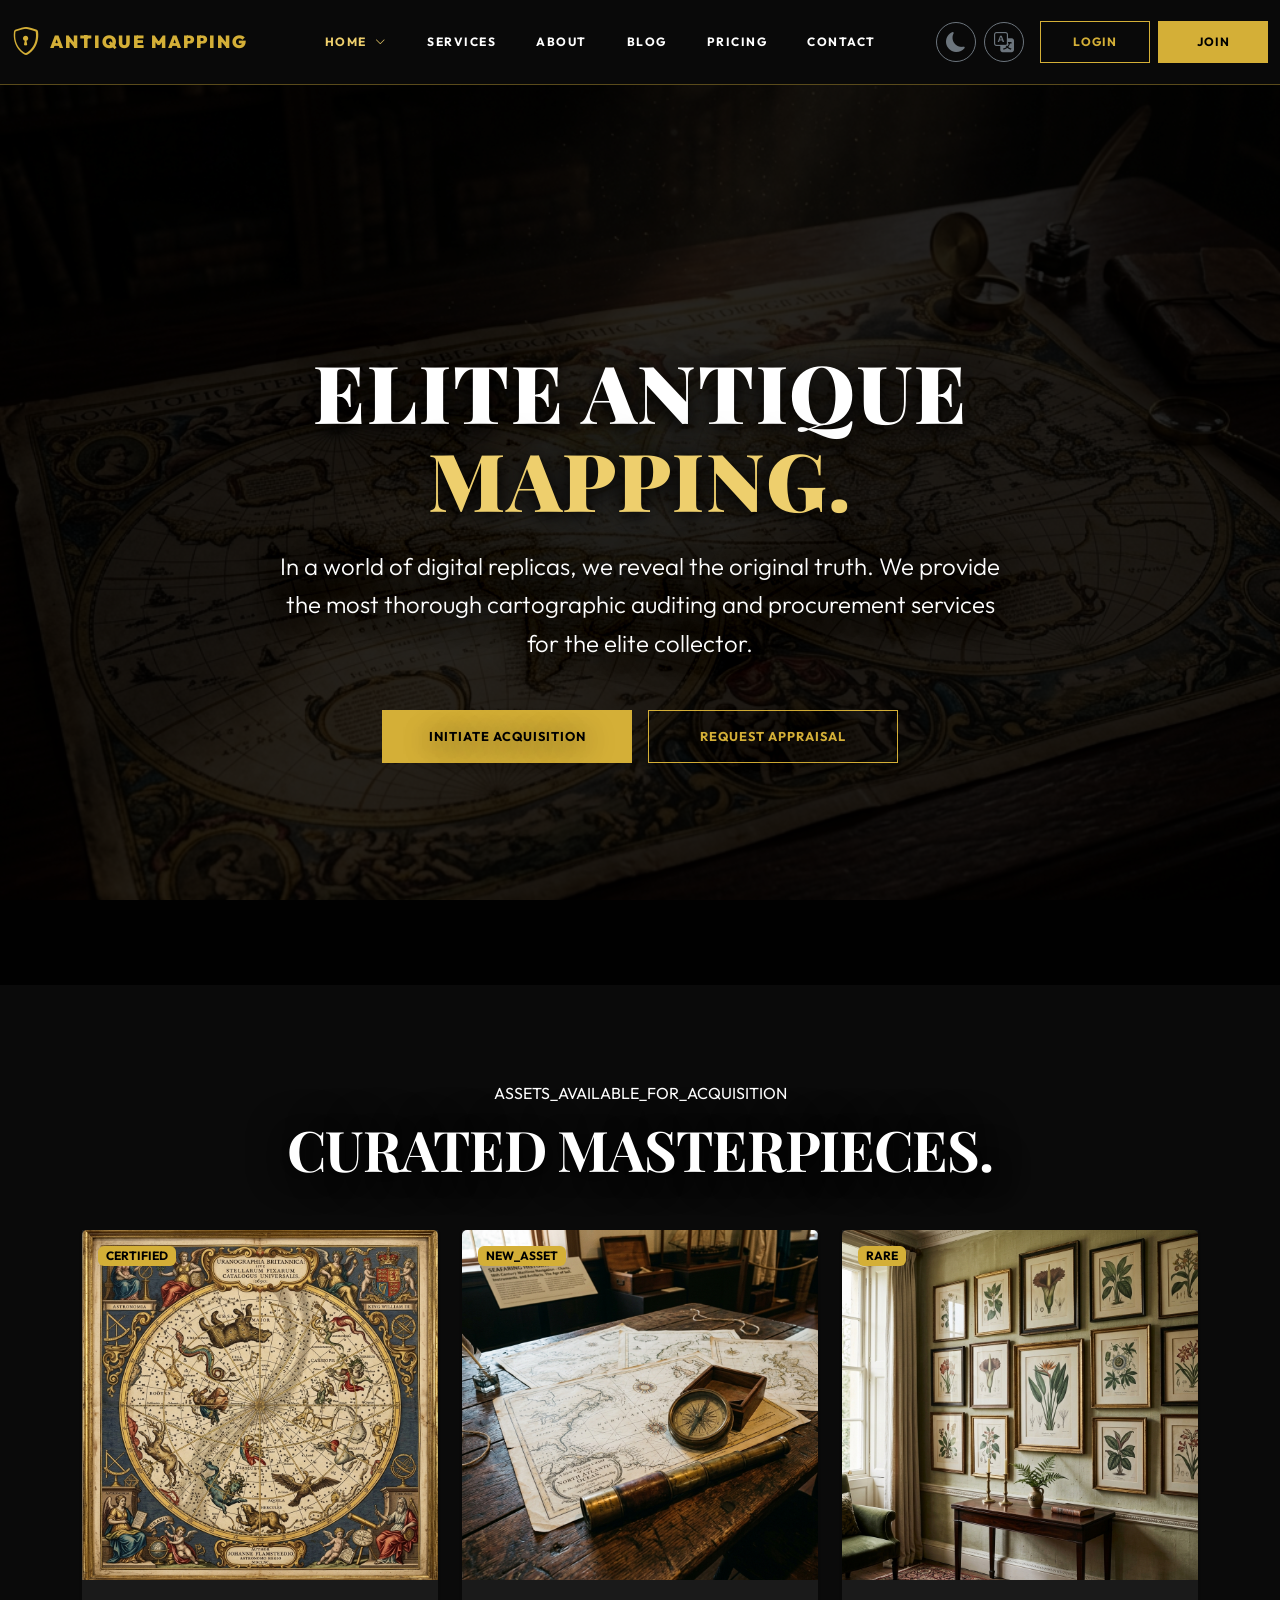
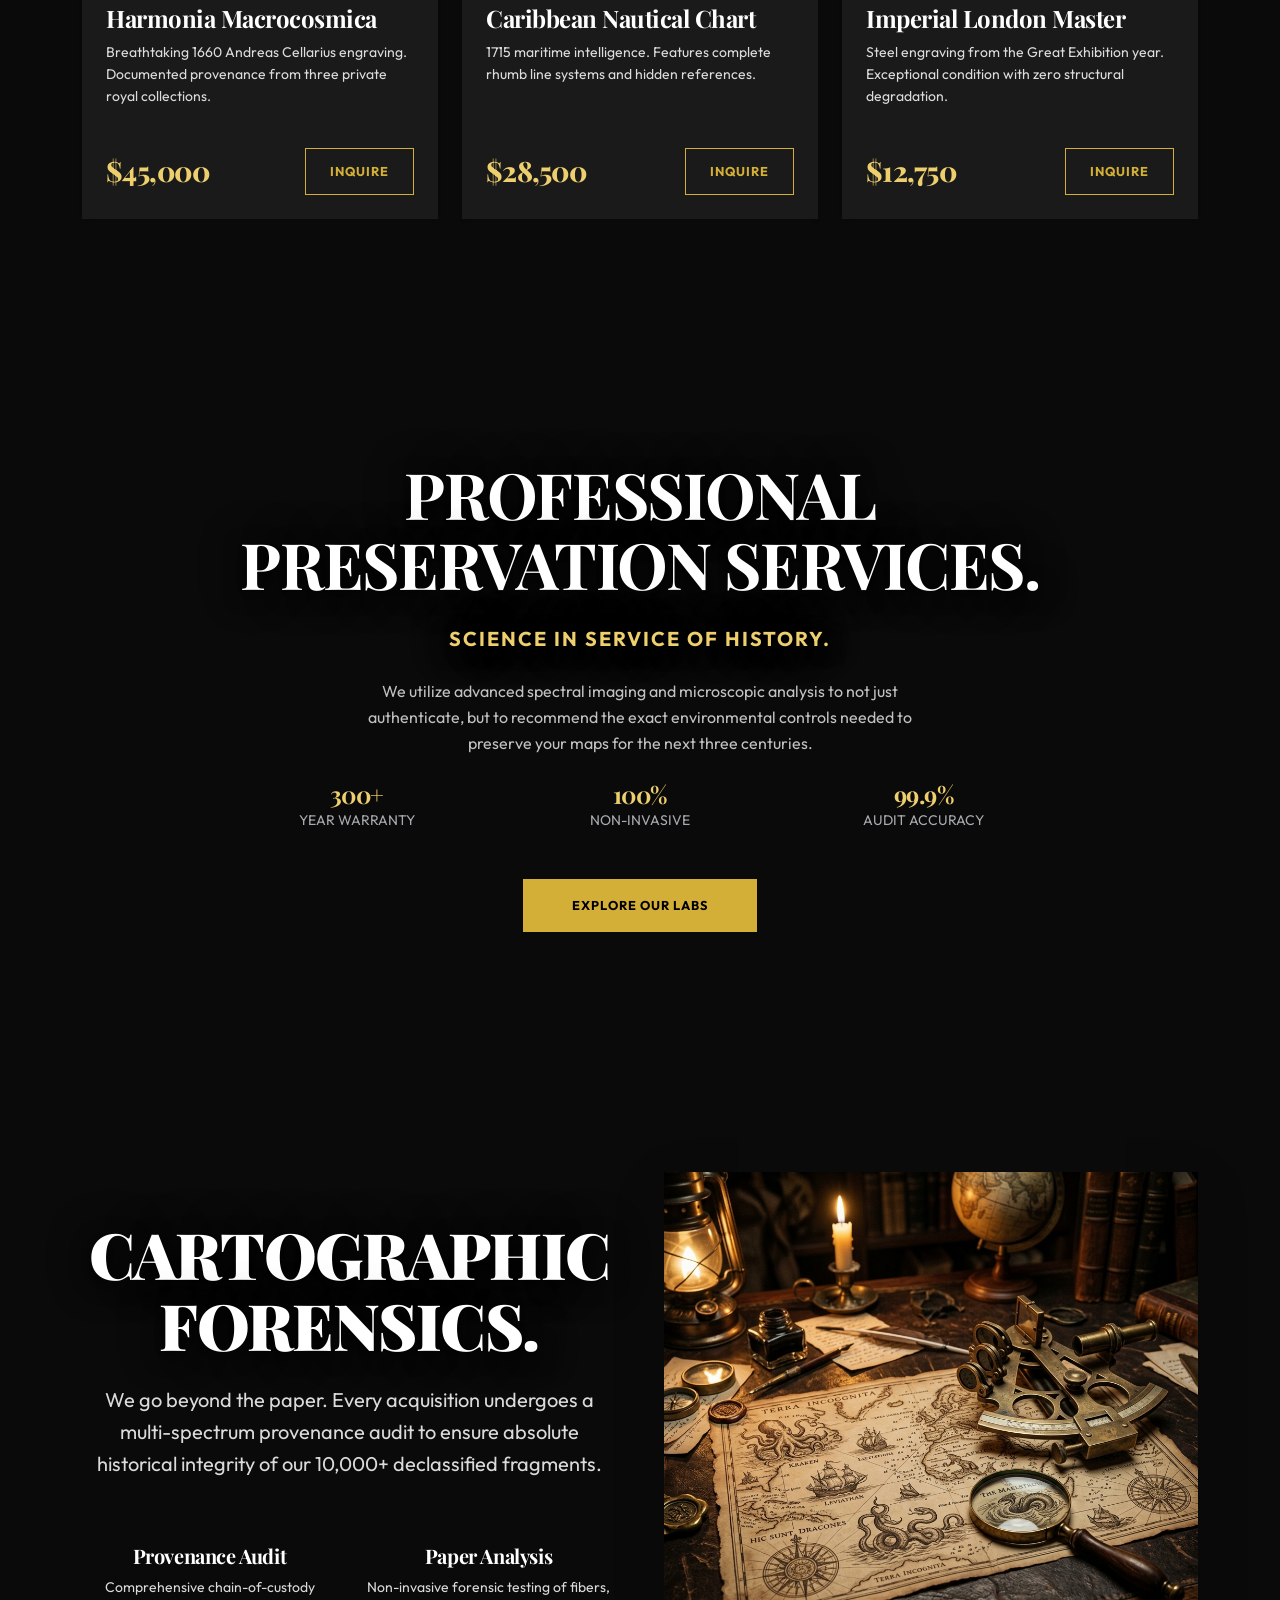
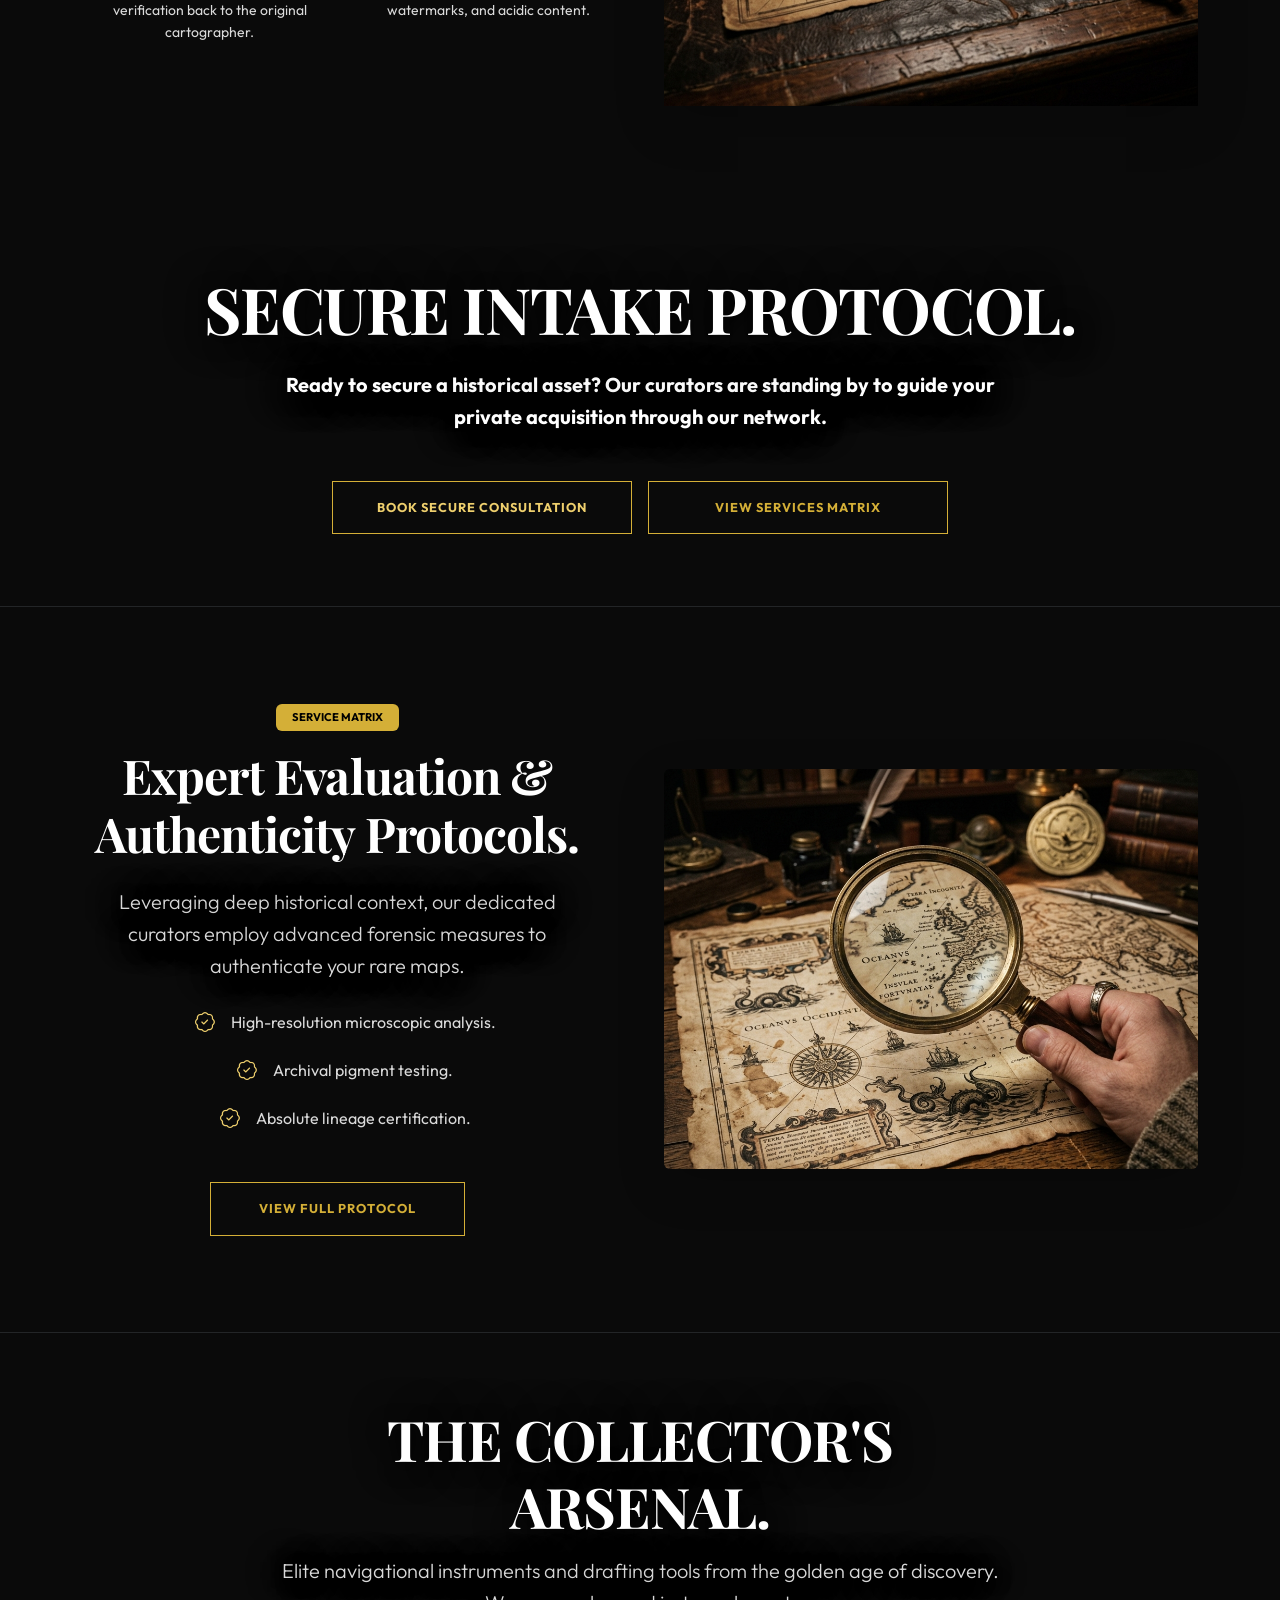
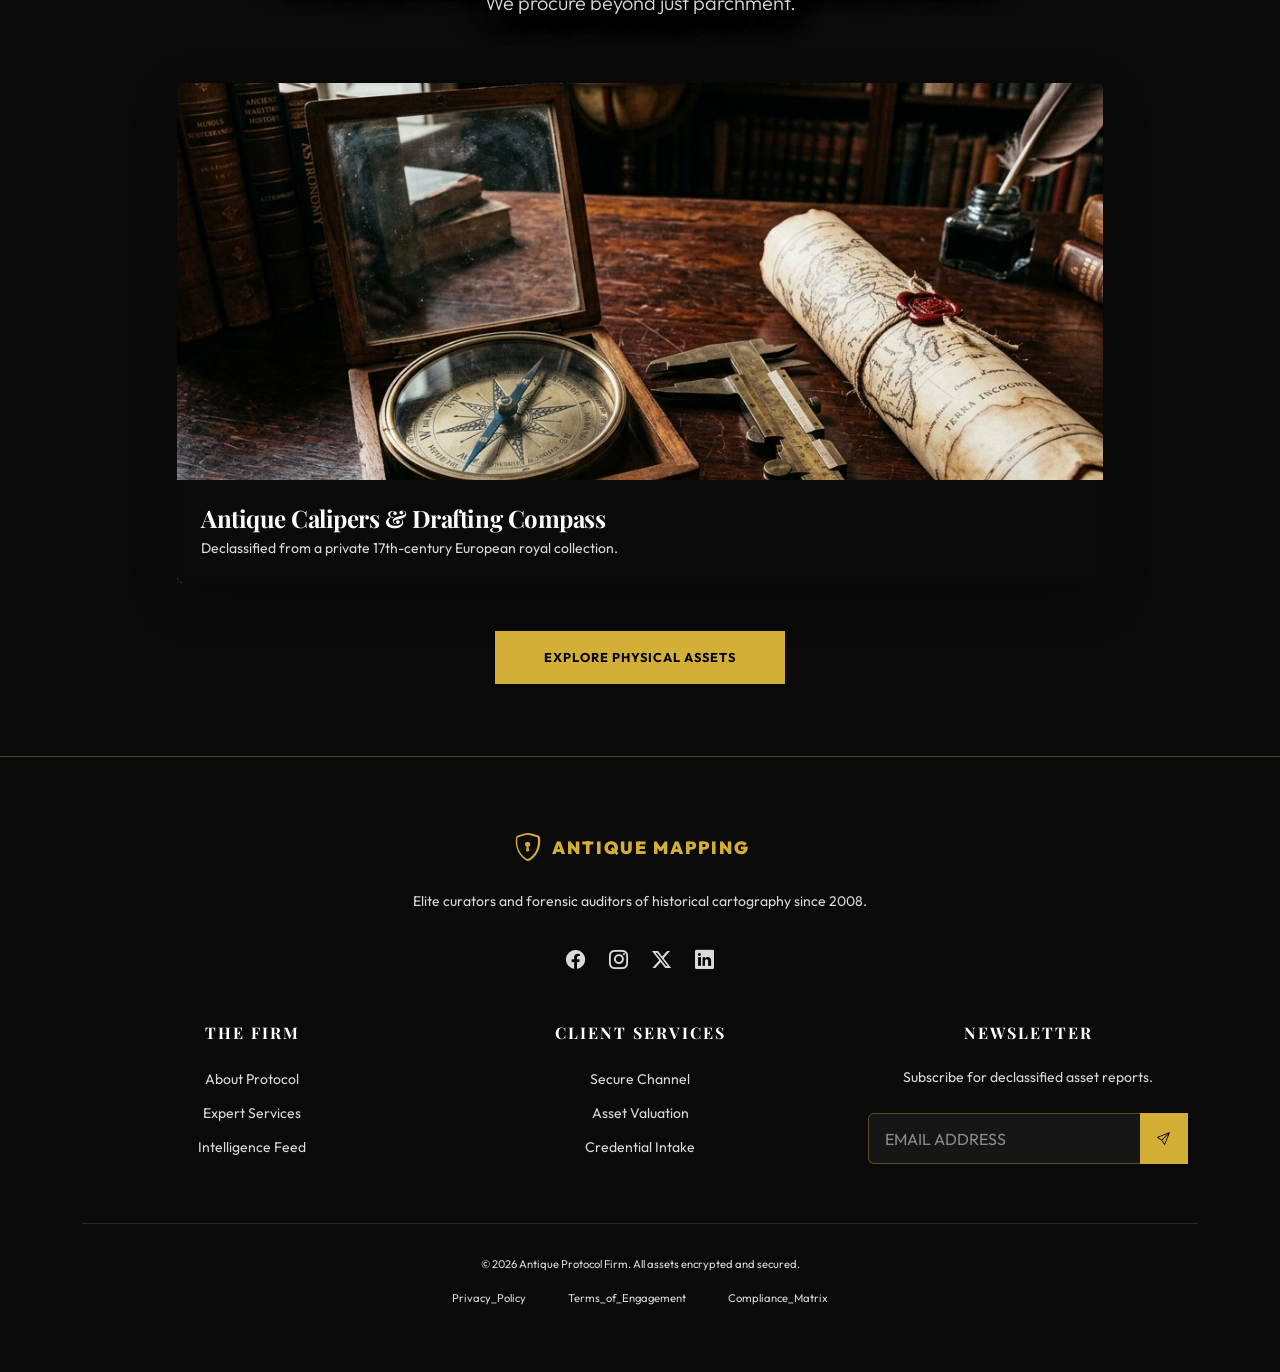
<file: index.html>
<!DOCTYPE html>
<html lang="en" dir="ltr" data-bs-theme="dark">

<head>
    <meta charset="UTF-8">
    <meta name="viewport" content="width=device-width, initial-scale=1.0">
    <title>Home 1 | ANtique mapping</title>
    <meta name="description"
        content="Antique Map & Print Dealer is an elite agency specializing in authentic cartography, historical forensics, and museum-grade acquisitions.">
    <!-- Bootstrap 5 CSS -->
    <link href="https://cdn.jsdelivr.net/npm/bootstrap@5.3.3/dist/css/bootstrap.min.css" rel="stylesheet">
    <!-- Bootstrap Icons -->
    <link rel="stylesheet" href="https://cdn.jsdelivr.net/npm/bootstrap-icons@1.11.3/font/bootstrap-icons.min.css">
    <!-- Custom Style -->
    <link rel="stylesheet" href="assets/css/style.css">
    <!-- Favicon -->
    <link rel="icon" type="image/svg+xml" href="assets/favicon.svg">
    <script>
        (function() {
            const savedTheme = localStorage.getItem('theme') || 'dark';
            const savedDir = localStorage.getItem('dir') || 'ltr';
            document.documentElement.setAttribute('data-bs-theme', savedTheme);
            document.documentElement.setAttribute('dir', savedDir);
            if (savedDir === 'rtl') {
                const link = document.createElement('link');
                link.rel = 'stylesheet';
                link.href = 'https://cdn.jsdelivr.net/npm/bootstrap@5.3.3/dist/css/bootstrap.rtl.min.css';
                document.head.appendChild(link);
            }
        })();
    </script>
</head>

<body>
    <!-- Header -->
    <header>
        <nav class="navbar navbar-expand-xl fixed-top">
            <div class="container">
                <a class="navbar-brand d-flex align-items-center" href="index.html">
                    <i class="bi bi-shield-lock me-2 fs-3"></i>
                    <span>Antique Mapping</span>
                </a>

                <div class="d-flex align-items-center order-xl-3">
                    <!-- Desktop Toggles (Visible for XL screens) -->
                    <div class="d-none d-xl-flex align-items-center gap-2 me-3">
                        <button class="btn btn-outline-secondary rounded-circle d-flex align-items-center justify-content-center" style="width: 40px; height: 40px;" onclick="toggleTheme()" type="button" aria-label="Toggle theme">
                            <i class="bi bi-moon-fill fs-5" id="themeIcon"></i>
                        </button>
                        <button class="btn btn-outline-secondary rounded-circle d-flex align-items-center justify-content-center" style="width: 40px; height: 40px;" onclick="toggleRTL()" type="button" aria-label="Toggle RTL">
                            <i class="bi bi-translate fs-5"></i>
                        </button>
                    </div>

                    <div class="d-none d-xl-flex align-items-center gap-2 navbar-cta">
                        <a href="login.html" class="btn btn-outline-primary">Login</a>
                        <a href="register.html" class="btn btn-primary">Join</a>
                    </div>
                    
                    <!-- Hamburger (Visible for screens <= 1199px) -->
                    <button class="navbar-toggler" type="button" data-bs-toggle="offcanvas"
                        data-bs-target="#mobileMenu">
                        <i class="bi bi-list fs-4"></i>
                    </button>
                </div>

                <div class="collapse navbar-collapse" id="navbarNav">
                    <ul class="navbar-nav mx-auto">
                        <li class="nav-item dropdown">
                            <a class="nav-link dropdown-toggle active" href="#" id="homeDropdown" role="button" data-bs-toggle="dropdown" aria-expanded="false">
                                HOME <i class="bi bi-chevron-down ms-1 small"></i>
                            </a>
                            <ul class="dropdown-menu border-0 shadow-lg" aria-labelledby="homeDropdown">
                                <li><a class="dropdown-item active" href="index.html">Home 1</a></li>
                                <li><a class="dropdown-item" href="home-2.html">Home 2</a></li>
                            </ul>
                        </li>
                        <li class="nav-item"><a class="nav-link" href="services.html">Services</a></li>
                        <li class="nav-item"><a class="nav-link" href="about.html">About</a></li>
                        <li class="nav-item"><a class="nav-link" href="blog.html">Blog</a></li>
                        <li class="nav-item"><a class="nav-link" href="pricing.html">Pricing</a></li>
                        <li class="nav-item"><a class="nav-link" href="contact.html">Contact</a></li>
                    </ul>
                </div>
            </div>
        </nav>
    </header>
    <!-- Mobile Menu Offcanvas -->
    <div class="offcanvas offcanvas-start bg-dark text-theme" tabindex="-1" id="mobileMenu">
        <div class="offcanvas-header pb-0 border-bottom border-secondary border-opacity-25 py-3">
            <a class="navbar-brand d-flex align-items-center" href="index.html">
                <i class="bi bi-shield-lock me-2 fs-3 text-primary"></i>
                <span class="text-theme">Antique Mapping</span>
            </a>
            <button type="button" class="btn-close btn-close-white" data-bs-dismiss="offcanvas"></button>
        </div>
        <div class="offcanvas-body">
            <ul class="nav flex-column mb-4 mt-4">
                <li class="nav-item">
                    <a class="nav-link active d-flex justify-content-between align-items-center" data-bs-toggle="collapse" href="#homeSubmenu" role="button" aria-expanded="false" aria-controls="homeSubmenu">
                        HOME <i class="bi bi-chevron-down"></i>
                    </a>
                    <div class="collapse ps-3" id="homeSubmenu">
                        <ul class="nav flex-column">
                            <li class="nav-item"><a class="nav-link" href="index.html">Home 1</a></li>
                            <li class="nav-item"><a class="nav-link" href="home-2.html">Home 2</a></li>
                        </ul>
                    </div>
                </li>
                <li class="nav-item"><a class="nav-link" href="services.html">Services</a></li>
                <li class="nav-item"><a class="nav-link" href="about.html">About</a></li>
                <li class="nav-item"><a class="nav-link" href="blog.html">Blog</a></li>
                <li class="nav-item"><a class="nav-link" href="pricing.html">Pricing</a></li>
                <li class="nav-item"><a class="nav-link" href="contact.html">Contact</a></li>
            </ul>

            <!-- Mobile Auth Section -->
            <div class="offcanvas-auth-section border-top border-secondary border-opacity-25 pt-4 mb-3">
                <h6 class="text-uppercase small fw-bold text-secondary ls-2 mb-3">Account</h6>
                <div class="d-flex flex-column gap-2 mb-3">
                    <a href="login.html" class="btn btn-outline-secondary justify-content-center text-uppercase fw-bold">Login</a>
                    <a href="register.html" class="btn btn-primary justify-content-center text-uppercase fw-bold text-black">Join</a>
                </div>
            </div>

            <!-- Settings Toggles -->
            <div class="offcanvas-toggles border-top border-secondary border-opacity-25 pt-4 mb-4">
                <h6 class="text-uppercase small fw-bold text-secondary ls-2 mb-3">Settings</h6>
                <div class="d-flex gap-3">
                    <button class="btn btn-outline-secondary rounded-circle d-flex align-items-center justify-content-center" style="width: 44px; height: 44px;" onclick="toggleTheme()" type="button" aria-label="Toggle theme">
                        <i class="bi bi-moon-fill fs-5" id="themeIcon"></i>
                    </button>
                    <button class="btn btn-outline-secondary rounded-circle d-flex align-items-center justify-content-center" style="width: 44px; height: 44px;" onclick="toggleRTL()" type="button" aria-label="Toggle RTL">
                        <i class="bi bi-translate fs-5"></i>
                    </button>
                </div>
            </div>

            
        </div>
    </div>

    <main style="padding-top: 85px;">
        <!-- Hero Section -->
        <section class="hero d-flex align-items-center"
            style="background-image: url('assets/images/hero_antique_mapping_jpg_1774984078497.jpg'); background-size: cover; background-position: center;">
            <div class="container hero-content py-5">
                <div class="row justify-content-center text-center">
                    <div class="col-lg-8">
                        <h1 class="display-1 text-theme text-uppercase ls-2 mb-4">Elite Antique <br><span
                                class="text-gradient">mapping.</span></h1>
                        <p class="lead text-theme mb-5 fs-4">In a world of digital replicas,
                            we reveal the original truth. We provide the most thorough cartographic auditing and
                            procurement services for the elite collector.</p>
                        <div class="d-flex flex-column flex-sm-row justify-content-center align-items-center gap-3 mt-4 w-100 px-3">
                            <a href="services.html" class="btn btn-primary px-4 py-3 w-100" style="max-width: 250px;">Initiate Acquisition</a>
                            <a href="contact.html" class="btn btn-outline-primary px-4 py-3 w-100" style="max-width: 250px;">Request Appraisal</a>
                        </div>
                    </div>
                </div>
            </div>
        </section>

        <section class="py-5" id="assets">
            <div class="container py-lg-5">
                <div class="text-center mb-5">
                    <div class="status-ticker mb-2">ASSETS_AVAILABLE_FOR_ACQUISITION</div>
                    <h2 class="display-4 fw-bold text-uppercase centered-title">Curated Masterpieces.</h2>
                </div>
                <div class="row g-4">
                    <!-- Product 1 -->
                    <div class="col-md-4">
                        <div class="card h-100 border-0 shadow-sm">
                            <div class="position-relative overflow-hidden">
                                <span class="badge bg-primary position-absolute top-0 start-0 m-3 z-3">CERTIFIED</span>
                                <img src="assets/images/celestial_collection_jpg_1774975953851.jpg" class="card-img-top transition-smooth"
                                    alt="Celestial Map" style="height: 350px; object-fit: cover;">
                            </div>
                            <div class="card-body p-4 d-flex flex-column">
                                <h4 class="card-title fw-bold">Harmonia Macrocosmica</h4>
                                <p class="card-text text-secondary small flex-grow-1">Breathtaking 1660 Andreas Cellarius engraving. Documented provenance from three private royal collections.</p>
                                <div class="d-flex justify-content-between align-items-end mt-4">
                                    <h3 class="mb-0 text-primary">$45,000</h3>
                                    <a href="services.html" class="btn btn-outline-primary btn-sm px-4">Inquire</a>
                                </div>
                            </div>
                        </div>
                    </div>
                    <!-- Product 2 -->
                    <div class="col-md-4">
                        <div class="card h-100 border-0 shadow-sm">
                            <div class="position-relative overflow-hidden">
                                <span class="badge bg-primary position-absolute top-0 start-0 m-3 z-3">NEW_ASSET</span>
                                <img src="assets/images/nautical_collection_jpg_1774975906885.jpg" class="card-img-top transition-smooth"
                                    alt="Nautical Chart" style="height: 350px; object-fit: cover;">
                            </div>
                            <div class="card-body p-4 d-flex flex-column">
                                <h4 class="card-title fw-bold">Caribbean Nautical Chart</h4>
                                <p class="card-text text-secondary small flex-grow-1">1715 maritime intelligence. Features complete rhumb line systems and hidden references.</p>
                                <div class="d-flex justify-content-between align-items-end mt-4">
                                    <h3 class="mb-0 text-primary">$28,500</h3>
                                    <a href="services.html" class="btn btn-outline-primary btn-sm px-4">Inquire</a>
                                </div>
                            </div>
                        </div>
                    </div>
                    <!-- Product 3 -->
                    <div class="col-md-4">
                        <div class="card h-100 border-0 shadow-sm">
                            <div class="position-relative overflow-hidden">
                                <span class="badge bg-primary position-absolute top-0 start-0 m-3 z-3">RARE</span>
                                <img src="assets/images/botanical_collection_jpg_1774975928110.jpg" class="card-img-top transition-smooth"
                                    alt="Botanical Print" style="height: 350px; object-fit: cover;">
                            </div>
                            <div class="card-body p-4 d-flex flex-column">
                                <h4 class="card-title fw-bold">Imperial London Master</h4>
                                <p class="card-text text-secondary small flex-grow-1">Steel engraving from the Great Exhibition year. Exceptional condition with zero structural degradation.</p>
                                <div class="d-flex justify-content-between align-items-end mt-4">
                                    <h3 class="mb-0 text-primary">$12,750</h3>
                                    <a href="services.html" class="btn btn-outline-primary btn-sm px-4">Inquire</a>
                                </div>
                            </div>
                        </div>
                    </div>
                </div>
            </div>
        </section>

        <!-- Professional Preservation Services -->
        <section class="py-5 bg-black text-theme">
            <div class="container py-lg-5">
                <div class="row justify-content-center g-5 text-center">
                    <div class="col-lg-10">
                        <div class="p-lg-5 text-center my-auto">
                            <h2 class="display-3 fw-bold mb-4">Professional Preservation Services.</h2>
                            <p class="lead mb-4 fw-bold text-primary text-uppercase ls-2">Science in service of history.</p>
                            <p class="mb-4 opacity-75 col-lg-8 mx-auto">We utilize advanced spectral imaging and microscopic analysis to not just authenticate, but to recommend the exact environmental controls needed to preserve your maps for the next three centuries.</p>
                            
                            <div class="row g-4 mb-5 justify-content-center">
                                <div class="col-sm-4 px-2">
                                    <h4 class="fw-bold mb-0 text-primary">300+</h4>
                                    <p class="small text-uppercase text-body-secondary mb-0">Year Warranty</p>
                                </div>
                                <div class="col-sm-4 px-2">
                                    <h4 class="fw-bold mb-0 text-primary">100%</h4>
                                    <p class="small text-uppercase text-body-secondary mb-0">Non-Invasive</p>
                                </div>
                                <div class="col-sm-4 px-2">
                                    <h4 class="fw-bold mb-0 text-primary">99.9%</h4>
                                    <p class="small text-uppercase text-body-secondary mb-0">Audit Accuracy</p>
                                </div>
                            </div>

                            <div class="d-flex gap-3 justify-content-center">
                                <a href="services.html" class="btn btn-primary px-5 py-3 btn-hover-accent">Explore Our Labs</a>
                            </div>
                        </div>
                    </div>
                </div>
            </div>
        </section>

        <!-- The Forensic Matrix & Archive -->
        <section class="py-5 bg-dark">
            <div class="container py-lg-5">
                <div class="row g-5 align-items-center text-center justify-content-center">
                    <div class="col-lg-6">
                        <div class="matrix-border text-center">
                            <h2 class="display-3 mb-4">Cartographic <br>Forensics.</h2>
                            <p class="text-secondary mb-5 fs-5">We go beyond the paper. Every acquisition undergoes a multi-spectrum provenance audit to ensure absolute historical integrity of our 10,000+ declassified fragments.</p>

                            <div class="row g-4 pt-3 justify-content-center">
                                <div class="col-sm-6">
                                    <h5 class="fw-bold mb-2">Provenance Audit</h5>
                                    <p class="text-secondary small">Comprehensive chain-of-custody verification back to the original cartographer.</p>
                                </div>
                                <div class="col-sm-6">
                                    <h5 class="fw-bold mb-2">Paper Analysis</h5>
                                    <p class="text-secondary small">Non-invasive forensic testing of fibers, watermarks, and acidic content.</p>
                                </div>
                            </div>
                        </div>
                    </div>
                    <div class="col-lg-6">
                        <img src="assets/images/forensic_nautical_jpg_1774976991789.jpg" class="img-fluid border-0 shadow-lg grayscale-on-hover" alt="Forensic Analysis">
                    </div>
                </div>
            </div>
        </section>

        <!-- Secure Protocol (Call to Action) -->
        <section class="py-5 bg-theme text-theme">
            <div class="container py-lg-4 text-center">
                <h2 class="display-3 fw-bold mb-4 text-theme text-uppercase">Secure Intake Protocol.</h2>
                <p class="lead mb-5 col-lg-8 mx-auto fw-bold text-theme">Ready to secure a historical asset? Our curators are standing by to guide your private acquisition through our network.</p>
                 <div class="d-flex flex-column flex-sm-row gap-3 justify-content-center align-items-center w-100">
                    <a href="contact.html" class="btn btn-dark px-4 py-3 text-uppercase fw-bold w-100" style="max-width: 300px;">Book Secure Consultation</a>
                    <a href="pricing.html" class="btn btn-outline-primary px-4 py-3 text-uppercase fw-bold w-100" style="max-width: 300px;">View Services Matrix</a>
                </div>
            </div>
        </section>
            <!-- Expert Appraisal Section -->
        <section class="py-5 bg-dark border-top border-secondary border-opacity-25">
            <div class="container py-lg-5">
                <div class="row align-items-center g-5">
                    <div class="col-lg-6 order-lg-2">
                        <img src="assets/images/historical_map_analysis.png" class="img-fluid rounded shadow-lg" alt="Historical Map Analysis" style="height: 400px; width: 100%; object-fit: cover;">
                    </div>
                    <div class="col-lg-6 order-lg-1">
                        <div class="pe-lg-4 text-center">
                            <span class="badge bg-primary mb-3 fs-tiny text-uppercase px-3 py-2">Service Matrix</span>
                            <h2 class="display-5 fw-bold mb-4 text-theme">Expert Evaluation & Authenticity Protocols.</h2>
                            <p class="lead text-secondary mb-4">Leveraging deep historical context, our dedicated curators employ advanced forensic measures to authenticate your rare maps.</p>
                            <ul class="list-unstyled text-secondary mb-5 ms-md-3 d-inline-block">
                                <li class="mb-3 d-flex align-items-center justify-content-center"><i class="bi bi-patch-check text-primary me-3 fs-5"></i> High-resolution microscopic analysis.</li>
                                <li class="mb-3 d-flex align-items-center justify-content-center"><i class="bi bi-patch-check text-primary me-3 fs-5"></i> Archival pigment testing.</li>
                                <li class="d-flex align-items-center justify-content-center"><i class="bi bi-patch-check text-primary me-3 fs-5"></i> Absolute lineage certification.</li>
                            </ul>
                            <div class="d-block">
                                <a href="services.html" class="btn btn-outline-primary px-5 py-3">View Full Protocol</a>
                            </div>
                            </div>
                        </div>
                    </div>
                </div>
            </div>
        </section>

        <!-- The Vault Section -->
        <section class="py-5 bg-black py-lg-5 border-top border-secondary border-opacity-25">
            <div class="container py-lg-4 text-center">
                <div class="row justify-content-center mb-5 text-center">
                    <div class="col-lg-8">
                        <h2 class="display-4 fw-bold text-uppercase text-theme">The Collector's Arsenal.</h2>
                        <p class="lead text-secondary mt-3">Elite navigational instruments and drafting tools from the golden age of discovery. We procure beyond just parchment.</p>
                    </div>
                </div>
                <div class="row justify-content-center">
                    <div class="col-lg-10">
                        <div class="position-relative overflow-hidden rounded shadow-lg">
                            <img src="assets/images/antique_cartography_tools.png" class="img-fluid w-100 transition-smooth hover-zoom" alt="Cartography Tools" style="height: 500px; object-fit: cover;">
                            <div class="position-absolute bottom-0 start-0 w-100 p-4 bg-dark bg-opacity-75 text-start">
                                <h4 class="text-theme fw-bold mb-1">Antique Calipers & Drafting Compass</h4>
                                <p class="text-secondary small mb-0">Declassified from a private 17th-century European royal collection.</p>
                            </div>
                        </div>
                    </div>
                </div>
                <div class="mt-5 text-center">
                    <a href="pricing.html" class="btn btn-primary px-5 py-3 btn-hover-accent">Explore Physical Assets</a>
                </div>
            </div>
        </section>

    </main>
    <!-- Footer -->
    <footer class="mt-auto py-5">
        <div class="container">
            <div class="row g-5 mb-5 justify-content-center text-center">
                <!-- Branding and Social -->
                <div class="col-12">
                    <a class="navbar-brand d-inline-flex align-items-center mb-4" href="index.html">
                        <i class="bi bi-shield-lock me-2 fs-3 text-primary"></i>
                        <span class="text-theme">Antique Mapping</span>
                    </a>
                    <p class="text-secondary small mb-4 mx-auto" style="max-width: 600px;">Elite curators and forensic auditors of historical cartography since 2008.</p>
                    <div class="d-flex footer-social-icons pt-2 justify-content-center">
                        <a href="#"><i class="bi bi-facebook"></i></a>
                        <a href="#"><i class="bi bi-instagram"></i></a>
                        <a href="#"><i class="bi bi-twitter-x"></i></a>
                        <a href="#"><i class="bi bi-linkedin"></i></a>
                    </div>
                </div>

                <!-- Firm Section -->
                <div class="col-12 col-md-4 mb-4 mb-md-0">
                    <h6 class="mb-4 fw-bold text-uppercase text-theme ls-2">The Firm</h6>
                    <ul class="list-unstyled">
                        <li class="mb-2"><a href="about.html" class="text-secondary small text-decoration-none transition-smooth link-hover">About Protocol</a></li>
                        <li class="mb-2"><a href="services.html" class="text-secondary small text-decoration-none transition-smooth link-hover">Expert Services</a></li>
                        <li class="mb-2"><a href="blog.html" class="text-secondary small text-decoration-none transition-smooth link-hover">Intelligence Feed</a></li>
                    </ul>
                </div>

                <!-- Client Services Section -->
                <div class="col-12 col-md-4 mb-4 mb-md-0">
                    <h6 class="mb-4 fw-bold text-uppercase text-theme ls-2">Client Services</h6>
                    <ul class="list-unstyled">
                        <li class="mb-2"><a href="contact.html" class="text-secondary small text-decoration-none transition-smooth link-hover">Secure Channel</a></li>
                        <li class="mb-2"><a href="pricing.html" class="text-secondary small text-decoration-none transition-smooth link-hover">Asset Valuation</a></li>
                        <li class="mb-2"><a href="register.html" class="text-secondary small text-decoration-none transition-smooth link-hover">Credential Intake</a></li>
                    </ul>
                </div>

                <!-- Newsletter Section -->
                <div class="col-12 col-md-4">
                    <h6 class="mb-4 fw-bold text-uppercase text-theme ls-2">Newsletter</h6>
                    <p class="text-secondary small mb-4">Subscribe for declassified asset reports.</p>
                    <div class="input-group mx-auto" style="max-width: 320px;">
                        <input type="email" class="form-control" placeholder="EMAIL ADDRESS">
                        <button class="btn btn-primary px-3" type="button"><i class="bi bi-send text-black"></i></button>
                    </div>
                </div>
            </div>

            <hr class="border-secondary opacity-25">

            <!-- Bottom Bar -->
            <div class="row align-items-center py-3">
                <div class="col-12 text-center">
                    <p class="mb-3 fs-tiny text-secondary">&copy; 2026 Antique Protocol Firm. All assets encrypted and secured.</p>
                    <ul class="list-inline mb-0 fs-tiny text-secondary">
                        <li class="list-inline-item"><a href="#" class="mx-3 text-secondary text-decoration-none link-hover">Privacy_Policy</a></li>
                        <li class="list-inline-item"><a href="#" class="mx-3 text-secondary text-decoration-none link-hover">Terms_of_Engagement</a></li>
                        <li class="list-inline-item"><a href="#" class="mx-3 text-secondary text-decoration-none link-hover">Compliance_Matrix</a></li>
                    </ul>
                </div>
            </div>
        </div>
    </footer>

    <!-- Scripts -->
    <script src="https://cdn.jsdelivr.net/npm/bootstrap@5.3.3/dist/js/bootstrap.bundle.min.js"></script>
    <script src="assets/js/main.js"></script>
</body>
</html>
</file>
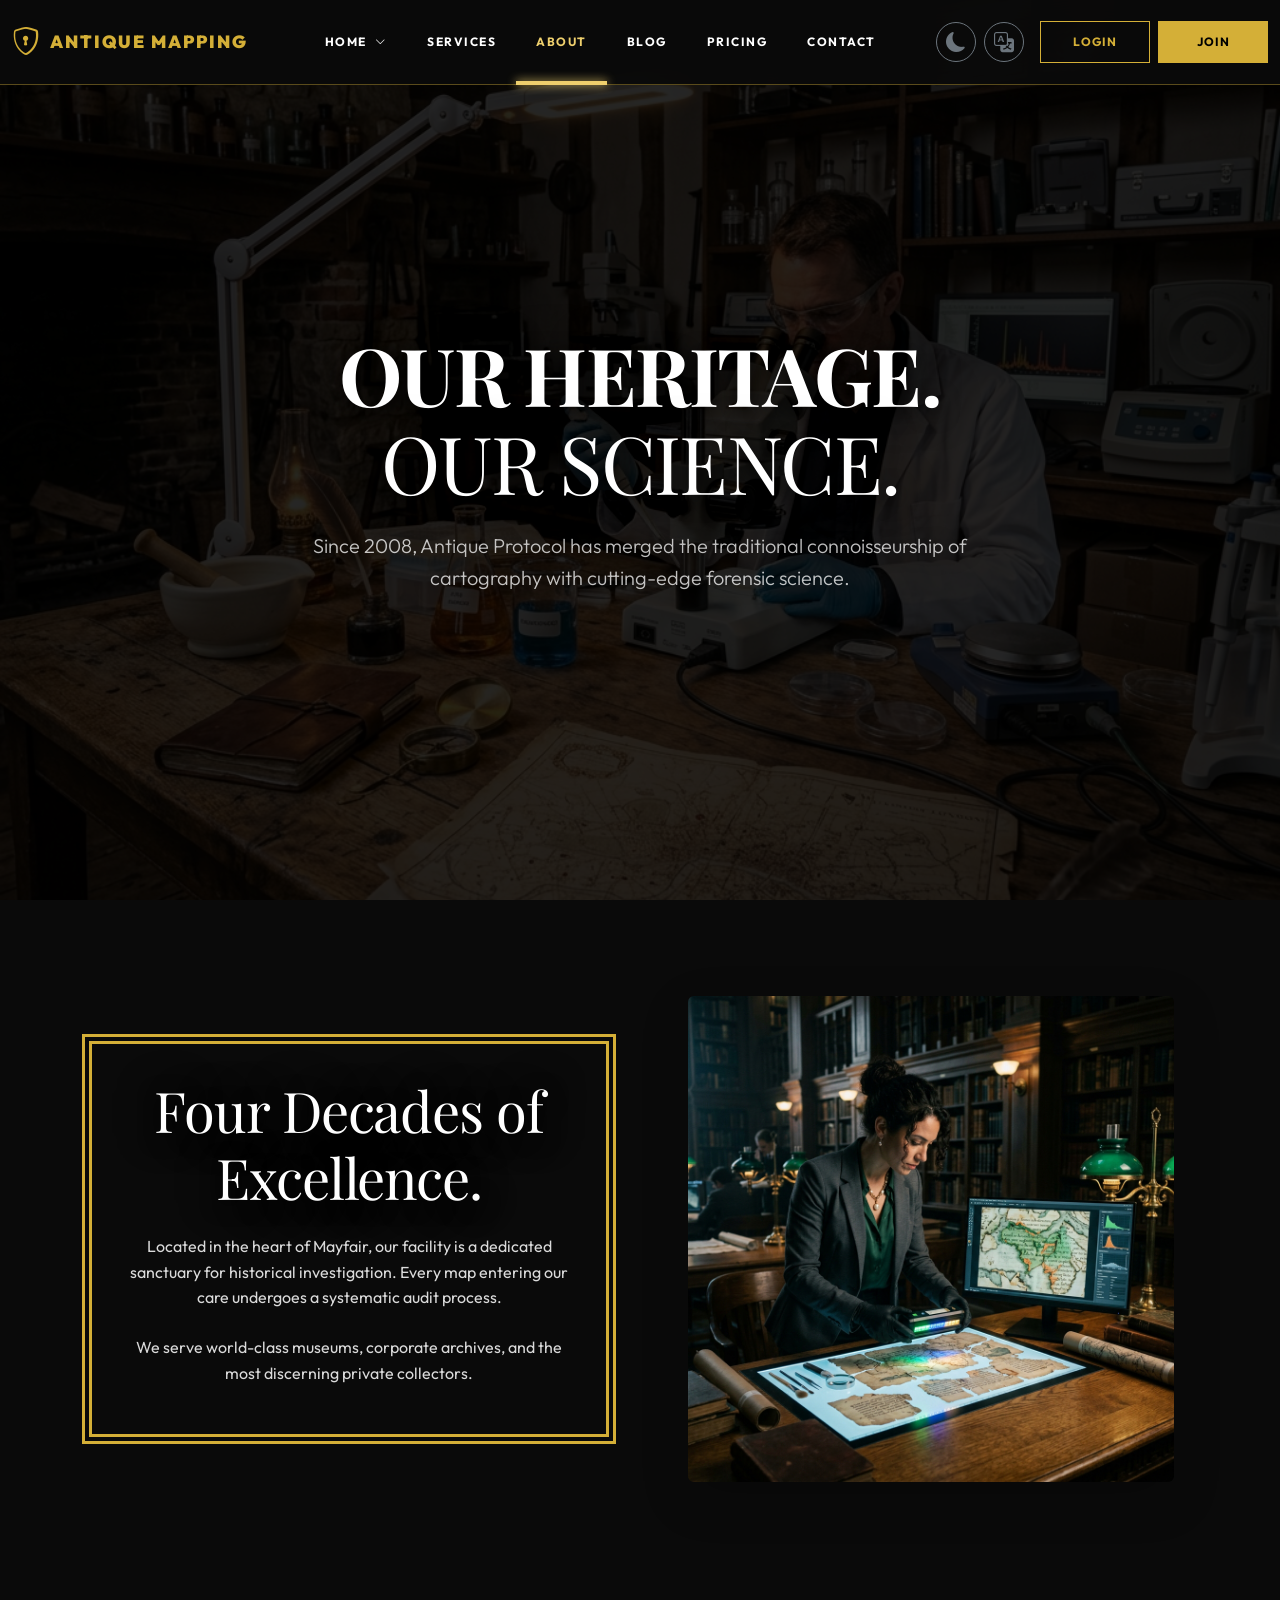
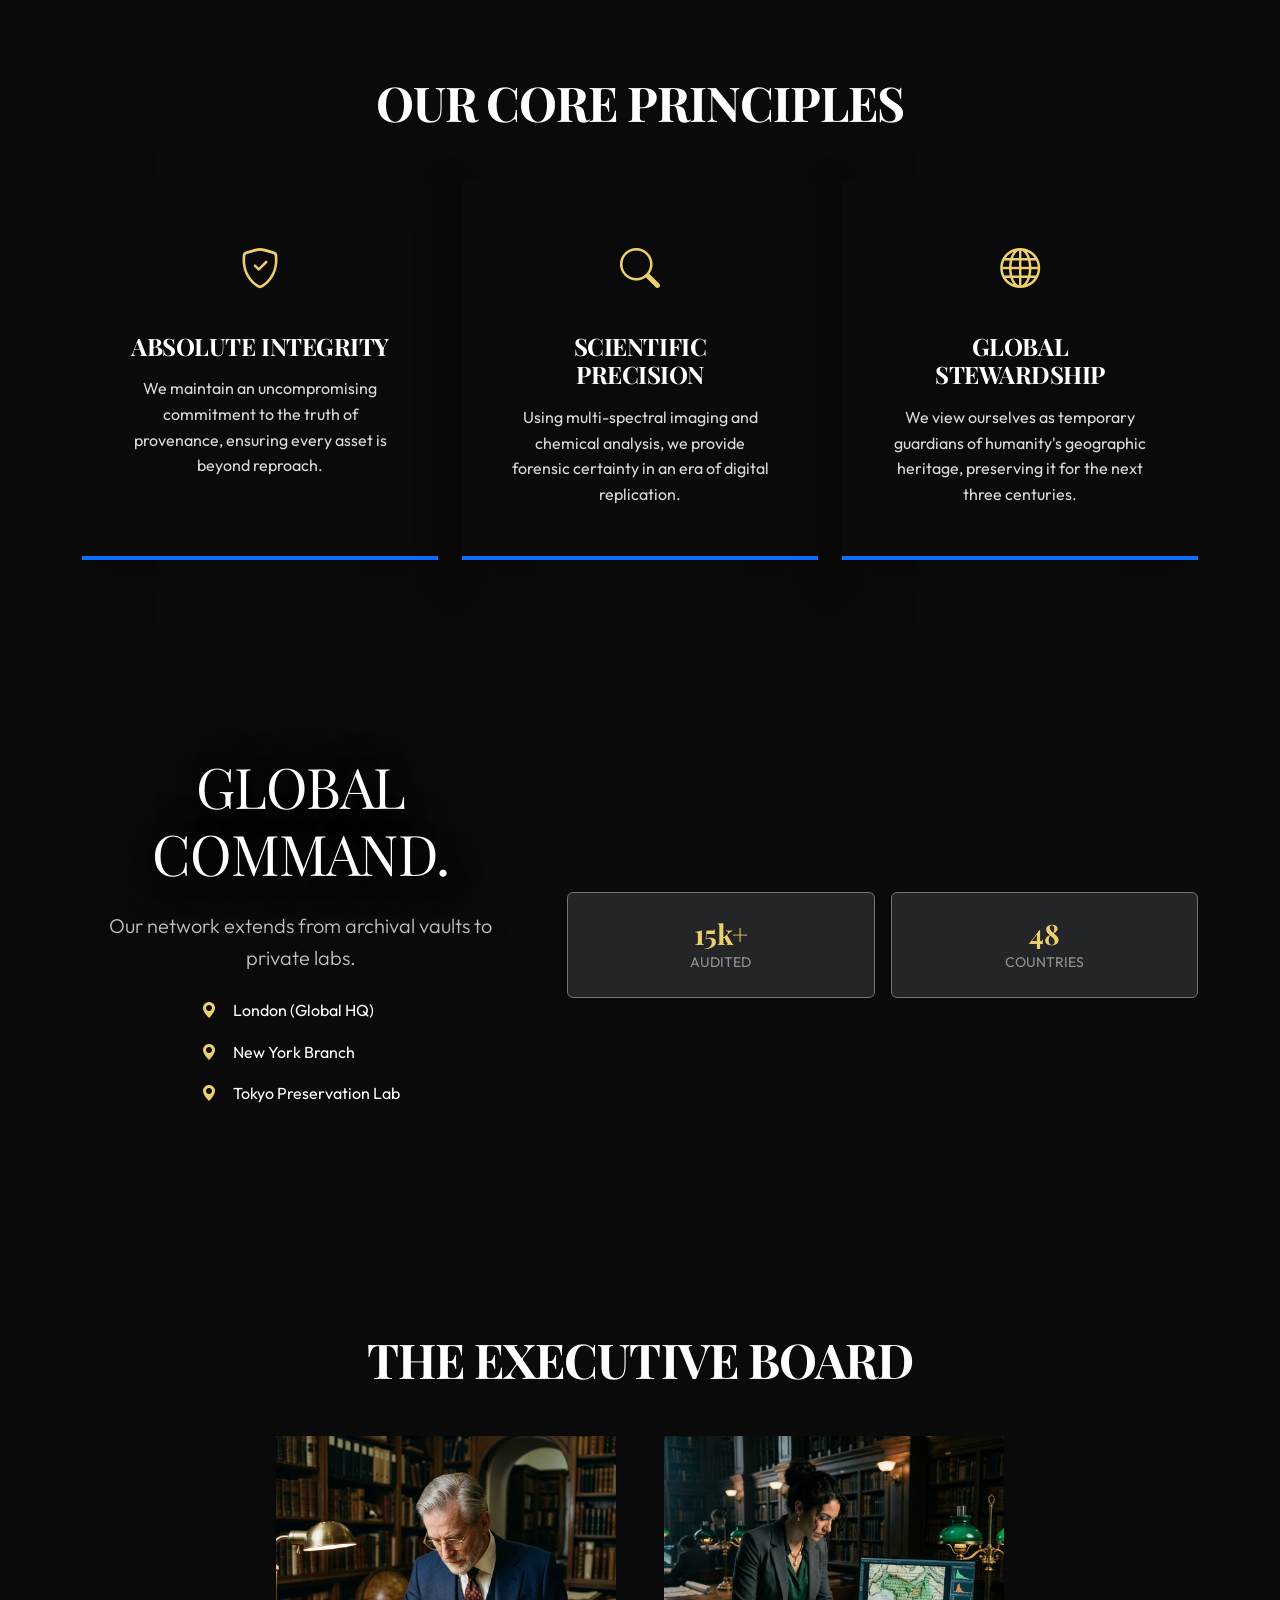
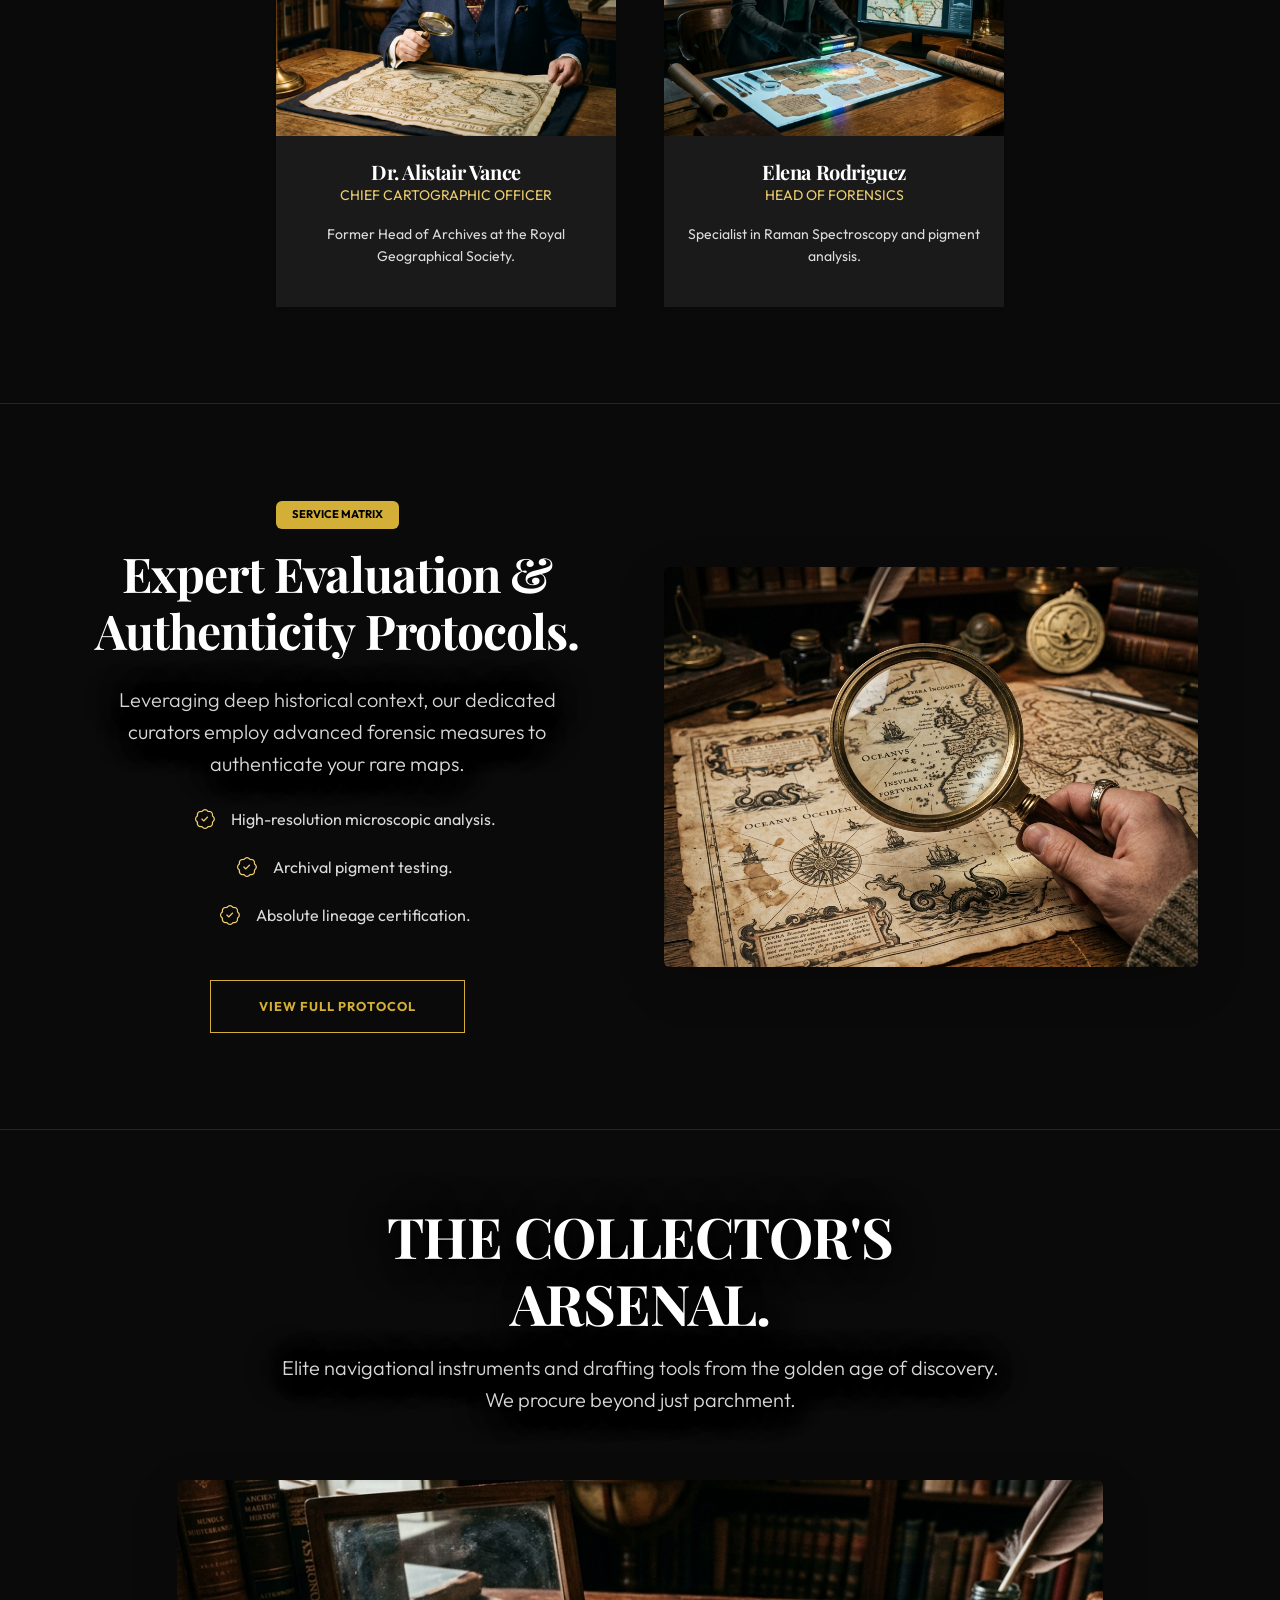
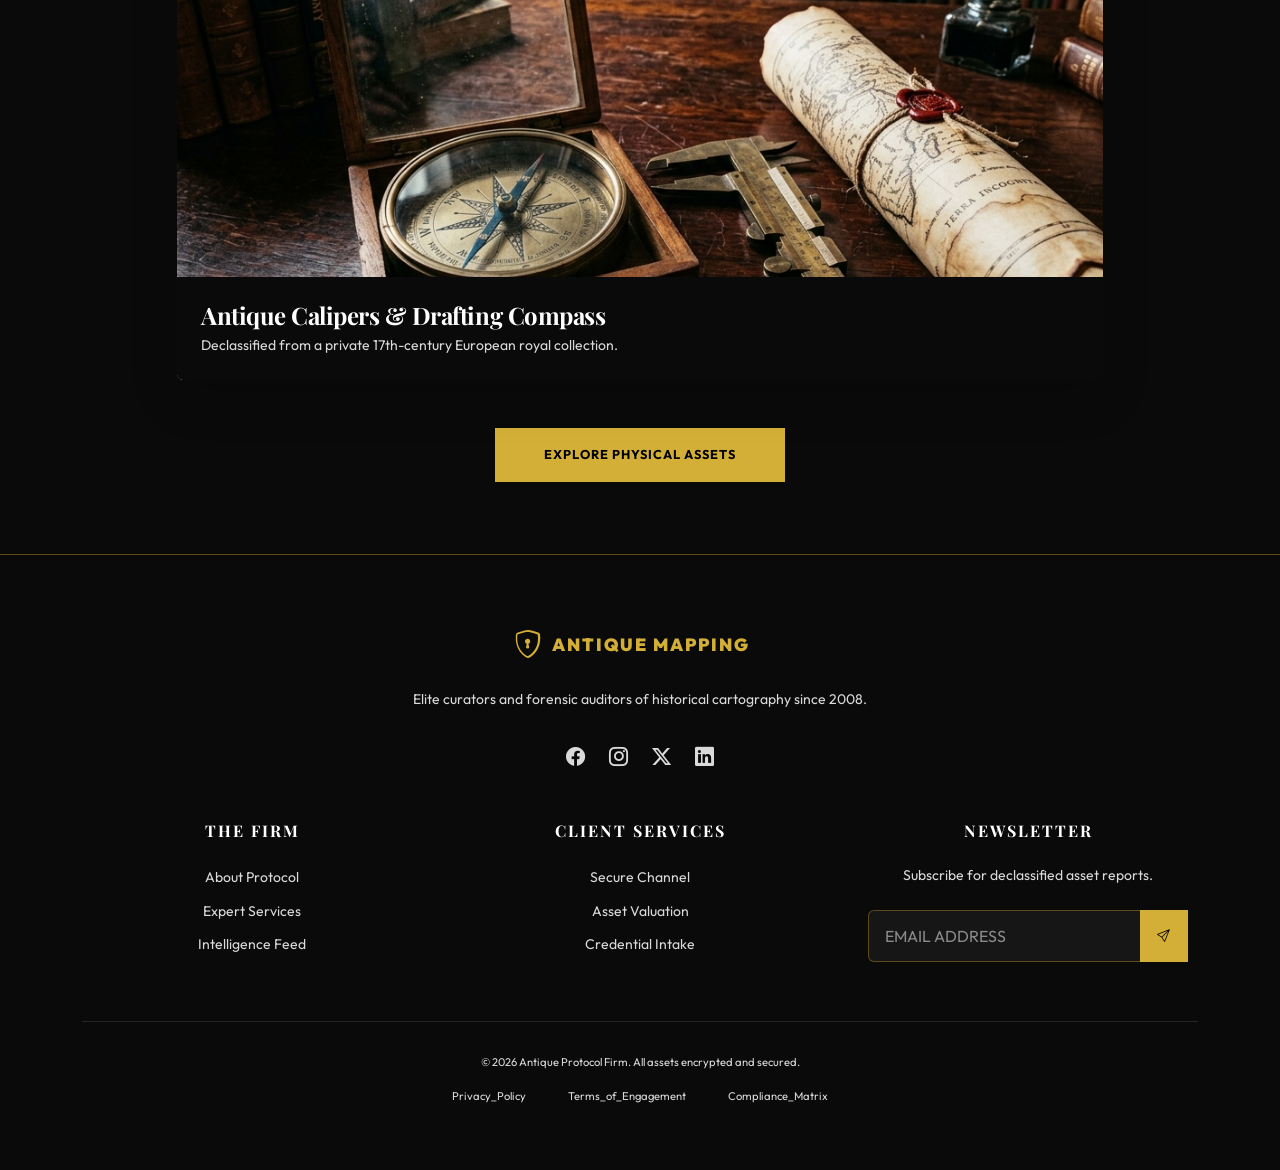
<file: about.html>
<!DOCTYPE html>
<html lang="en" dir="ltr" data-bs-theme="dark">
<head>
    <meta charset="UTF-8">
    <meta name="viewport" content="width=device-width, initial-scale=1.0">
    <title>About | ANtique mapping</title>
    <!-- Bootstrap 5 CSS -->
    <link href="https://cdn.jsdelivr.net/npm/bootstrap@5.3.3/dist/css/bootstrap.min.css" rel="stylesheet">
    <link rel="stylesheet" href="https://cdn.jsdelivr.net/npm/bootstrap-icons@1.11.3/font/bootstrap-icons.min.css">
    <link rel="stylesheet" href="assets/css/style.css">
    <!-- Favicon -->
    <link rel="icon" type="image/svg+xml" href="assets/favicon.svg">
    <style>
        .hero-about {
            background-image: url('assets/images/about_workshop_jpg_1774977422550.jpg');
            background-size: cover;
            background-position: center;
        }
        .vintage-border { border: 10px double var(--accent-color); padding: 2rem; }
    </style>

<script>
        (function() {
            const savedTheme = localStorage.getItem('theme') || 'dark';
            const savedDir = localStorage.getItem('dir') || 'ltr';
            document.documentElement.setAttribute('data-bs-theme', savedTheme);
            document.documentElement.setAttribute('dir', savedDir);
            if (savedDir === 'rtl') {
                const link = document.createElement('link');
                link.rel = 'stylesheet';
                link.href = 'https://cdn.jsdelivr.net/npm/bootstrap@5.3.3/dist/css/bootstrap.rtl.min.css';
                document.head.appendChild(link);
            }
        })();
    </script>
</head>
<body>
    <!-- Header -->
    <header>
        <nav class="navbar navbar-expand-xl fixed-top">
            <div class="container">
                <a class="navbar-brand d-flex align-items-center" href="index.html">
                    <i class="bi bi-shield-lock me-2 fs-3"></i>
                    <span>Antique Mapping</span>
                </a>

                <div class="d-flex align-items-center order-xl-3">
                    <!-- Desktop Toggles (Visible for XL screens) -->
                    <div class="d-none d-xl-flex align-items-center gap-2 me-3">
                        <button class="btn btn-outline-secondary rounded-circle d-flex align-items-center justify-content-center" style="width: 40px; height: 40px;" onclick="toggleTheme()" type="button" aria-label="Toggle theme">
                            <i class="bi bi-moon-fill fs-5" id="themeIcon"></i>
                        </button>
                        <button class="btn btn-outline-secondary rounded-circle d-flex align-items-center justify-content-center" style="width: 40px; height: 40px;" onclick="toggleRTL()" type="button" aria-label="Toggle RTL">
                            <i class="bi bi-translate fs-5"></i>
                        </button>
                    </div>

                    <div class="d-none d-xl-flex align-items-center gap-2 navbar-cta">
                        <a href="login.html" class="btn btn-outline-primary">Login</a>
                        <a href="register.html" class="btn btn-primary">Join</a>
                    </div>
                    
                    <!-- Hamburger (Visible for screens <= 1199px) -->
                    <button class="navbar-toggler" type="button" data-bs-toggle="offcanvas"
                        data-bs-target="#mobileMenu">
                        <i class="bi bi-list fs-4"></i>
                    </button>
                </div>

                <div class="collapse navbar-collapse" id="navbarNav">
                    <ul class="navbar-nav mx-auto">
                        <li class="nav-item dropdown">
                            <a class="nav-link dropdown-toggle" href="#" id="homeDropdown" role="button" data-bs-toggle="dropdown" aria-expanded="false">
                                HOME <i class="bi bi-chevron-down ms-1 small"></i>
                            </a>
                            <ul class="dropdown-menu border-0 shadow-lg" aria-labelledby="homeDropdown">
                                <li><a class="dropdown-item" href="index.html">Home 1</a></li>
                                <li><a class="dropdown-item" href="home-2.html">Home 2</a></li>
                            </ul>
                        </li>
                        <li class="nav-item"><a class="nav-link" href="services.html">Services</a></li>
                        <li class="nav-item"><a class="nav-link active" href="about.html">About</a></li>
                        <li class="nav-item"><a class="nav-link" href="blog.html">Blog</a></li>
                        <li class="nav-item"><a class="nav-link" href="pricing.html">Pricing</a></li>
                        <li class="nav-item"><a class="nav-link" href="contact.html">Contact</a></li>
                    </ul>
                </div>
            </div>
        </nav>
    </header>
    <!-- Mobile Menu Offcanvas -->
    <div class="offcanvas offcanvas-start bg-dark text-theme" tabindex="-1" id="mobileMenu">
        <div class="offcanvas-header pb-0 border-bottom border-secondary border-opacity-25 py-3">
            <a class="navbar-brand d-flex align-items-center" href="index.html">
                <i class="bi bi-shield-lock me-2 fs-3 text-primary"></i>
                <span class="text-theme">Antique Mapping</span>
            </a>
            <button type="button" class="btn-close btn-close-white" data-bs-dismiss="offcanvas"></button>
        </div>
        <div class="offcanvas-body">
            <ul class="nav flex-column mb-4 mt-4">
                <li class="nav-item">
                    <a class="nav-link d-flex justify-content-between align-items-center" data-bs-toggle="collapse" href="#homeSubmenu" role="button" aria-expanded="false" aria-controls="homeSubmenu">
                        HOME <i class="bi bi-chevron-down"></i>
                    </a>
                    <div class="collapse ps-3" id="homeSubmenu">
                        <ul class="nav flex-column">
                            <li class="nav-item"><a class="nav-link" href="index.html">Home 1</a></li>
                            <li class="nav-item"><a class="nav-link" href="home-2.html">Home 2</a></li>
                        </ul>
                    </div>
                </li>
                <li class="nav-item"><a class="nav-link" href="services.html">Services</a></li>
                <li class="nav-item"><a class="nav-link active" href="about.html">About</a></li>
                <li class="nav-item"><a class="nav-link" href="blog.html">Blog</a></li>
                <li class="nav-item"><a class="nav-link" href="pricing.html">Pricing</a></li>
                <li class="nav-item"><a class="nav-link" href="contact.html">Contact</a></li>
            </ul>

            <!-- Mobile Auth Section -->
            <div class="offcanvas-auth-section border-top border-secondary border-opacity-25 pt-4 mb-3">
                <h6 class="text-uppercase small fw-bold text-secondary ls-2 mb-3">Account</h6>
                <div class="d-flex flex-column gap-2 mb-3">
                    <a href="login.html" class="btn btn-outline-secondary justify-content-center text-uppercase fw-bold">Login</a>
                    <a href="register.html" class="btn btn-primary justify-content-center text-uppercase fw-bold text-black">Join</a>
                </div>
            </div>

            <!-- Settings Toggles -->
            <div class="offcanvas-toggles border-top border-secondary border-opacity-25 pt-4 mb-4">
                <h6 class="text-uppercase small fw-bold text-secondary ls-2 mb-3">Settings</h6>
                <div class="d-flex gap-3">
                    <button class="btn btn-outline-secondary rounded-circle d-flex align-items-center justify-content-center" style="width: 44px; height: 44px;" onclick="toggleTheme()" type="button" aria-label="Toggle theme">
                        <i class="bi bi-moon-fill fs-5" id="themeIcon"></i>
                    </button>
                    <button class="btn btn-outline-secondary rounded-circle d-flex align-items-center justify-content-center" style="width: 44px; height: 44px;" onclick="toggleRTL()" type="button" aria-label="Toggle RTL">
                        <i class="bi bi-translate fs-5"></i>
                    </button>
                </div>
            </div>

            
        </div>
    </div>


        </div>
    </div>


        </div>
    </div>

</div>

    <main>
        <section class="hero-about d-flex align-items-center">
            <div class="container text-center hero-content">
                <h1 class="display-1 fw-bold text-uppercase" style="color: var(--accent-color);">Our Heritage.<br><span class="fw-light text-theme">Our Science.</span></h1>
                <p class="lead col-lg-8 mx-auto mt-4 text-theme opacity-75">Since 2008, Antique Protocol has merged the traditional connoisseurship of cartography with cutting-edge forensic science.</p>
            </div>
        </section>

        <section class="py-5 bg-white">
            <div class="container py-lg-5">
                <div class="row align-items-center g-5">
                    <div class="col-lg-6 mb-5 mb-lg-0">
                        <div class="vintage-border">
                            <h2 class="display-4 mb-4 text-center">Four Decades of Excellence.</h2>
                            <p class="text-secondary mb-4 text-center">Located in the heart of Mayfair, our facility is a dedicated sanctuary for historical investigation. Every map entering our care undergoes a systematic audit process.</p>
                            <p class="text-secondary text-center">We serve world-class museums, corporate archives, and the most discerning private collectors.</p>
                        </div>
                    </div>
                    <div class="col-lg-6 px-lg-5">
                        <img src="assets/images/forensic_specialist.png" class="img-fluid rounded shadow-lg curator-img" alt="The Lab" style="width:100%; height:auto; object-fit:cover;">
                    </div>
                </div>
            </div>
        </section>

        <section class="py-5 bg-light">
            <div class="container py-lg-5">
                <div class="text-center mb-5">
                    <h2 class="display-5 fw-bold text-uppercase centered-title">Our Core Principles</h2>
                </div>
                <div class="row g-4">
                    <div class="col-md-4">
                        <div class="p-5 bg-white shadow-lg h-100 text-center border-bottom border-primary border-4 transition-smooth hover-lift">
                            <div class="icon-box mb-4 mx-auto d-flex align-items-center justify-content-center bg-light rounded-circle" style="width: 80px; height: 80px;">
                                <i class="bi bi-shield-check fs-1 text-primary"></i>
                            </div>
                            <h4 class="fw-bold mb-3 text-uppercase ls-1">Absolute Integrity</h4>
                            <p class="text-secondary mb-0">We maintain an uncompromising commitment to the truth of provenance, ensuring every asset is beyond reproach.</p>
                        </div>
                    </div>
                    <div class="col-md-4">
                        <div class="p-5 bg-white shadow-lg h-100 text-center border-bottom border-primary border-4 transition-smooth hover-lift">
                            <div class="icon-box mb-4 mx-auto d-flex align-items-center justify-content-center bg-light rounded-circle" style="width: 80px; height: 80px;">
                                <i class="bi bi-search fs-1 text-primary"></i>
                            </div>
                            <h4 class="fw-bold mb-3 text-uppercase ls-1">Scientific Precision</h4>
                            <p class="text-secondary mb-0">Using multi-spectral imaging and chemical analysis, we provide forensic certainty in an era of digital replication.</p>
                        </div>
                    </div>
                    <div class="col-md-4">
                        <div class="p-5 bg-white shadow-lg h-100 text-center border-bottom border-primary border-4 transition-smooth hover-lift">
                            <div class="icon-box mb-4 mx-auto d-flex align-items-center justify-content-center bg-light rounded-circle" style="width: 80px; height: 80px;">
                                <i class="bi bi-globe fs-1 text-primary"></i>
                            </div>
                            <h4 class="fw-bold mb-3 text-uppercase ls-1">Global Stewardship</h4>
                            <p class="text-secondary mb-0">We view ourselves as temporary guardians of humanity's geographic heritage, preserving it for the next three centuries.</p>
                        </div>
                    </div>
                </div>
            </div>
        </section>

        <section class="py-5 bg-dark text-theme">
            <div class="container py-lg-5">
                <div class="row align-items-center g-5">
                    <div class="col-lg-5 text-center">
                        <h2 class="display-4 text-uppercase mb-4 centered-title d-lg-block text-center" style="color: var(--accent-color);">Global Command.</h2>
                        <p class="lead opacity-75 mb-4 text-center">Our network extends from archival vaults to private labs.</p>
                        <ul class="list-unstyled d-inline-block text-start">
                            <li class="mb-3 d-flex align-items-center"><i class="bi bi-geo-alt-fill text-primary me-3"></i> London (Global HQ)</li>
                            <li class="mb-3 d-flex align-items-center"><i class="bi bi-geo-alt-fill text-primary me-3"></i> New York Branch</li>
                            <li class="mb-3 d-flex align-items-center"><i class="bi bi-geo-alt-fill text-primary me-3"></i> Tokyo Preservation Lab</li>
                        </ul>
                    </div>
                    <div class="col-lg-7">
                        <div class="row g-3">
                            <div class="col-6">
                                <div class="bg-secondary bg-opacity-25 p-4 rounded text-center border border-secondary shadow-sm">
                                    <h3 class="fw-bold mb-0 text-primary">15k+</h3>
                                    <p class="small text-uppercase mb-0 opacity-50">Audited</p>
                                </div>
                            </div>
                            <div class="col-6">
                                <div class="bg-secondary bg-opacity-25 p-4 rounded text-center border border-secondary shadow-sm">
                                    <h3 class="fw-bold mb-0 text-primary">48</h3>
                                    <p class="small text-uppercase mb-0 opacity-50">Countries</p>
                                </div>
                            </div>
                        </div>
                    </div>
                </div>
            </div>
        </section>

        <section class="py-5 bg-white">
            <div class="container py-lg-5">
                <div class="text-center mb-5">
                    <h2 class="display-5 fw-bold text-uppercase centered-title">The Executive Board</h2>
                </div>
                <div class="row g-5 justify-content-center">
                    <div class="col-md-6 col-lg-4">
                        <div class="card border-0 shadow-sm overflow-hidden h-100">
                            <img src="assets/images/senior_curator.png" class="card-img-top curator-img" alt="CEO" style="height: 300px; object-fit: cover; width:100%;">
                            <div class="card-body p-4 text-center">
                                <h5 class="fw-bold mb-0">Dr. Alistair Vance</h5>
                                <p class="text-primary small text-uppercase mb-3">Chief Cartographic Officer</p>
                                <p class="text-secondary small">Former Head of Archives at the Royal Geographical Society.</p>
                            </div>
                        </div>
                    </div>
                    <div class="col-md-6 col-lg-4">
                        <div class="card border-0 shadow-sm overflow-hidden h-100">
                            <img src="assets/images/forensic_specialist.png" class="card-img-top curator-img" alt="Forensic Lead" style="height: 300px; object-fit: cover; width:100%;">
                            <div class="card-body p-4 text-center">
                                <h5 class="fw-bold mb-0">Elena Rodriguez</h5>
                                <p class="text-primary small text-uppercase mb-3">Head of Forensics</p>
                                <p class="text-secondary small">Specialist in Raman Spectroscopy and pigment analysis.</p>
                            </div>
                        </div>
                    </div>
                </div>
            </div>
        </section>
            <!-- Expert Appraisal Section -->
        <section class="py-5 bg-dark border-top border-secondary border-opacity-25">
            <div class="container py-lg-5">
                <div class="row align-items-center g-5">
                    <div class="col-lg-6 order-lg-2">
                        <img src="assets/images/historical_map_analysis.png" class="img-fluid rounded shadow-lg" alt="Historical Map Analysis" style="height: 400px; width: 100%; object-fit: cover;">
                    </div>
                    <div class="col-lg-6 order-lg-1">
                        <div class="pe-lg-4 text-center">
                            <span class="badge bg-primary mb-3 fs-tiny text-uppercase px-3 py-2">Service Matrix</span>
                            <h2 class="display-5 fw-bold mb-4 text-theme">Expert Evaluation & Authenticity Protocols.</h2>
                            <p class="lead text-secondary mb-4">Leveraging deep historical context, our dedicated curators employ advanced forensic measures to authenticate your rare maps.</p>
                            <ul class="list-unstyled text-secondary mb-5 ms-md-3 d-inline-block">
                                <li class="mb-3 d-flex align-items-center justify-content-center"><i class="bi bi-patch-check text-primary me-3 fs-5"></i> High-resolution microscopic analysis.</li>
                                <li class="mb-3 d-flex align-items-center justify-content-center"><i class="bi bi-patch-check text-primary me-3 fs-5"></i> Archival pigment testing.</li>
                                <li class="d-flex align-items-center justify-content-center"><i class="bi bi-patch-check text-primary me-3 fs-5"></i> Absolute lineage certification.</li>
                            </ul>
                            <div class="d-block">
                                <a href="services.html" class="btn btn-outline-primary px-5 py-3">View Full Protocol</a>
                            </div>
                        </div>
                    </div>
                </div>
            </div>
        </section>

        <!-- The Vault Section -->
        <section class="py-5 bg-black py-lg-5 border-top border-secondary border-opacity-25">
            <div class="container py-lg-4 text-center">
                <div class="row justify-content-center mb-5">
                    <div class="col-lg-8">
                        <h2 class="display-4 fw-bold text-uppercase text-theme">The Collector's Arsenal.</h2>
                        <p class="lead text-secondary mt-3">Elite navigational instruments and drafting tools from the golden age of discovery. We procure beyond just parchment.</p>
                    </div>
                </div>
                <div class="row justify-content-center">
                    <div class="col-lg-10">
                        <div class="position-relative overflow-hidden rounded shadow-lg">
                            <img src="assets/images/antique_cartography_tools.png" class="img-fluid w-100 transition-smooth hover-zoom" alt="Cartography Tools" style="height: 500px; object-fit: cover;">
                            <div class="position-absolute bottom-0 start-0 w-100 p-4 bg-dark bg-opacity-75 text-start">
                                <h4 class="text-theme fw-bold mb-1">Antique Calipers & Drafting Compass</h4>
                                <p class="text-secondary small mb-0">Declassified from a private 17th-century European royal collection.</p>
                            </div>
                        </div>
                    </div>
                </div>
                <div class="mt-5 text-center">
                    <a href="pricing.html" class="btn btn-primary px-5 py-3 btn-hover-accent">Explore Physical Assets</a>
                </div>
            </div>
        </section>

    </main>
    <!-- Footer -->
    <footer class="mt-auto py-5">
        <div class="container">
            <div class="row g-5 mb-5 justify-content-center text-center">
                <!-- Branding and Social -->
                <div class="col-12">
                    <a class="navbar-brand d-inline-flex align-items-center mb-4" href="index.html">
                        <i class="bi bi-shield-lock me-2 fs-3 text-primary"></i>
                        <span class="text-theme">Antique Mapping</span>
                    </a>
                    <p class="text-secondary small mb-4 mx-auto" style="max-width: 600px;">Elite curators and forensic auditors of historical cartography since 2008.</p>
                    <div class="d-flex footer-social-icons pt-2 justify-content-center">
                        <a href="#"><i class="bi bi-facebook"></i></a>
                        <a href="#"><i class="bi bi-instagram"></i></a>
                        <a href="#"><i class="bi bi-twitter-x"></i></a>
                        <a href="#"><i class="bi bi-linkedin"></i></a>
                    </div>
                </div>

                <!-- Firm Section -->
                <div class="col-12 col-md-4 mb-4 mb-md-0">
                    <h6 class="mb-4 fw-bold text-uppercase text-theme ls-2">The Firm</h6>
                    <ul class="list-unstyled">
                        <li class="mb-2"><a href="about.html" class="text-secondary small text-decoration-none transition-smooth link-hover">About Protocol</a></li>
                        <li class="mb-2"><a href="services.html" class="text-secondary small text-decoration-none transition-smooth link-hover">Expert Services</a></li>
                        <li class="mb-2"><a href="blog.html" class="text-secondary small text-decoration-none transition-smooth link-hover">Intelligence Feed</a></li>
                    </ul>
                </div>

                <!-- Client Services Section -->
                <div class="col-12 col-md-4 mb-4 mb-md-0">
                    <h6 class="mb-4 fw-bold text-uppercase text-theme ls-2">Client Services</h6>
                    <ul class="list-unstyled">
                        <li class="mb-2"><a href="contact.html" class="text-secondary small text-decoration-none transition-smooth link-hover">Secure Channel</a></li>
                        <li class="mb-2"><a href="pricing.html" class="text-secondary small text-decoration-none transition-smooth link-hover">Asset Valuation</a></li>
                        <li class="mb-2"><a href="register.html" class="text-secondary small text-decoration-none transition-smooth link-hover">Credential Intake</a></li>
                    </ul>
                </div>

                <!-- Newsletter Section -->
                <div class="col-12 col-md-4">
                    <h6 class="mb-4 fw-bold text-uppercase text-theme ls-2">Newsletter</h6>
                    <p class="text-secondary small mb-4">Subscribe for declassified asset reports.</p>
                    <div class="input-group mx-auto" style="max-width: 320px;">
                        <input type="email" class="form-control" placeholder="EMAIL ADDRESS">
                        <button class="btn btn-primary px-3" type="button"><i class="bi bi-send text-black"></i></button>
                    </div>
                </div>
            </div>

            <hr class="border-secondary opacity-25">

            <!-- Bottom Bar -->
            <div class="row align-items-center py-3">
                <div class="col-12 text-center">
                    <p class="mb-3 fs-tiny text-secondary">&copy; 2026 Antique Protocol Firm. All assets encrypted and secured.</p>
                    <ul class="list-inline mb-0 fs-tiny text-secondary">
                        <li class="list-inline-item"><a href="#" class="mx-3 text-secondary text-decoration-none link-hover">Privacy_Policy</a></li>
                        <li class="list-inline-item"><a href="#" class="mx-3 text-secondary text-decoration-none link-hover">Terms_of_Engagement</a></li>
                        <li class="list-inline-item"><a href="#" class="mx-3 text-secondary text-decoration-none link-hover">Compliance_Matrix</a></li>
                    </ul>
                </div>
            </div>
        </div>
    </footer>
    <!-- Scripts -->
    <script src="https://cdn.jsdelivr.net/npm/bootstrap@5.3.3/dist/js/bootstrap.bundle.min.js"></script>
    <script src="assets/js/main.js"></script>
</body>
</html>
</file>
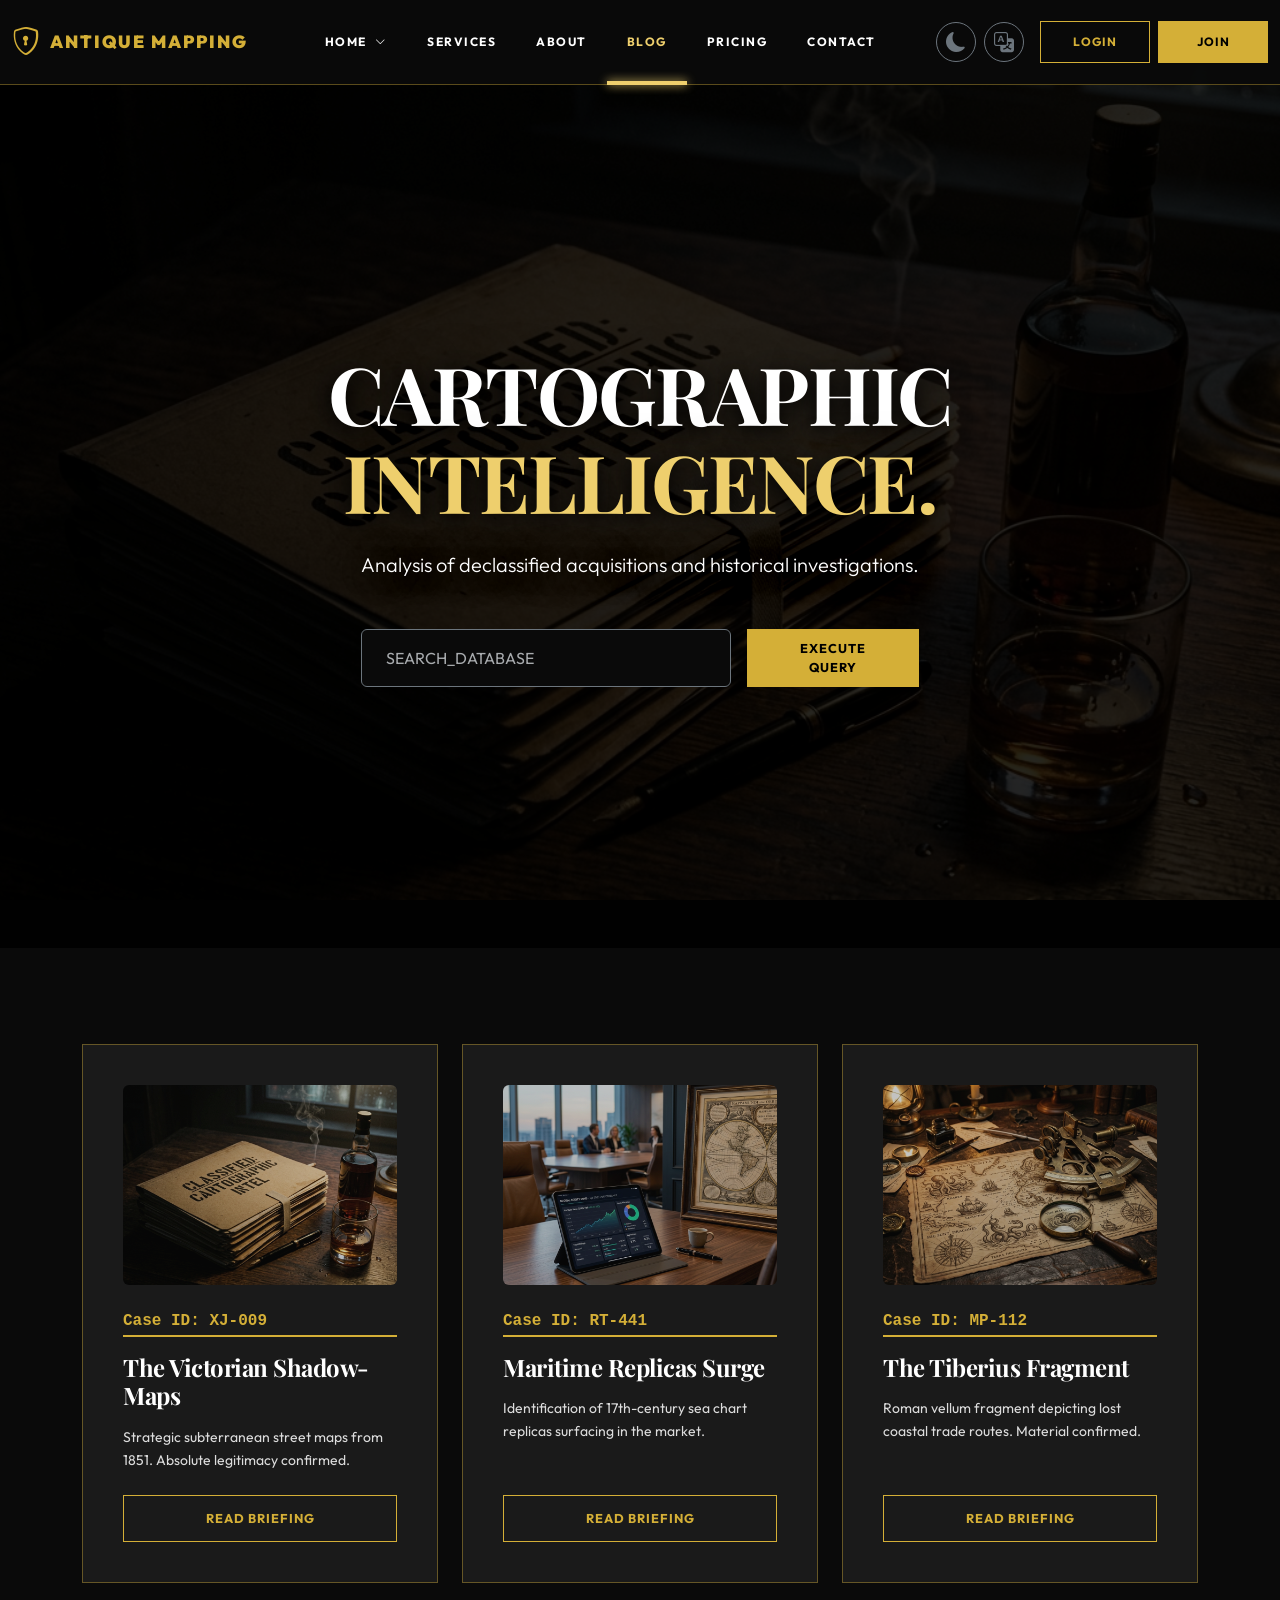
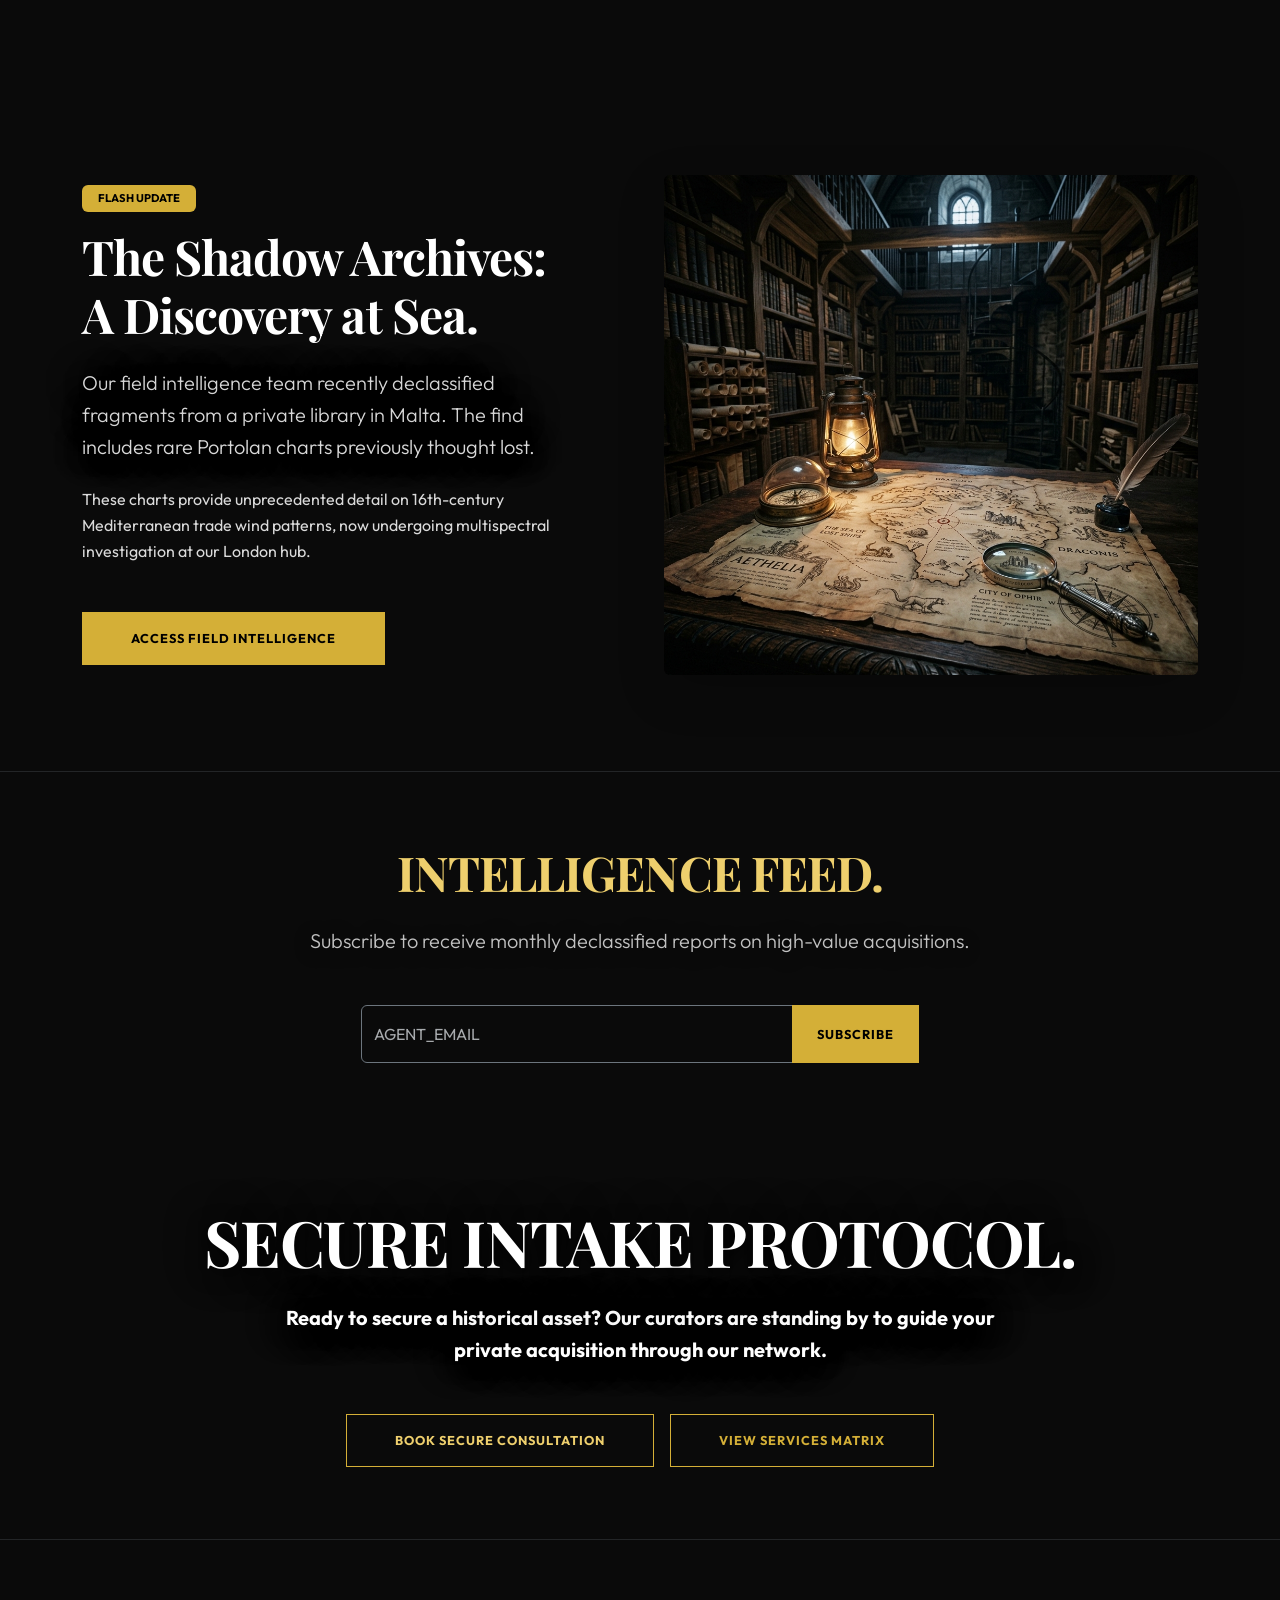
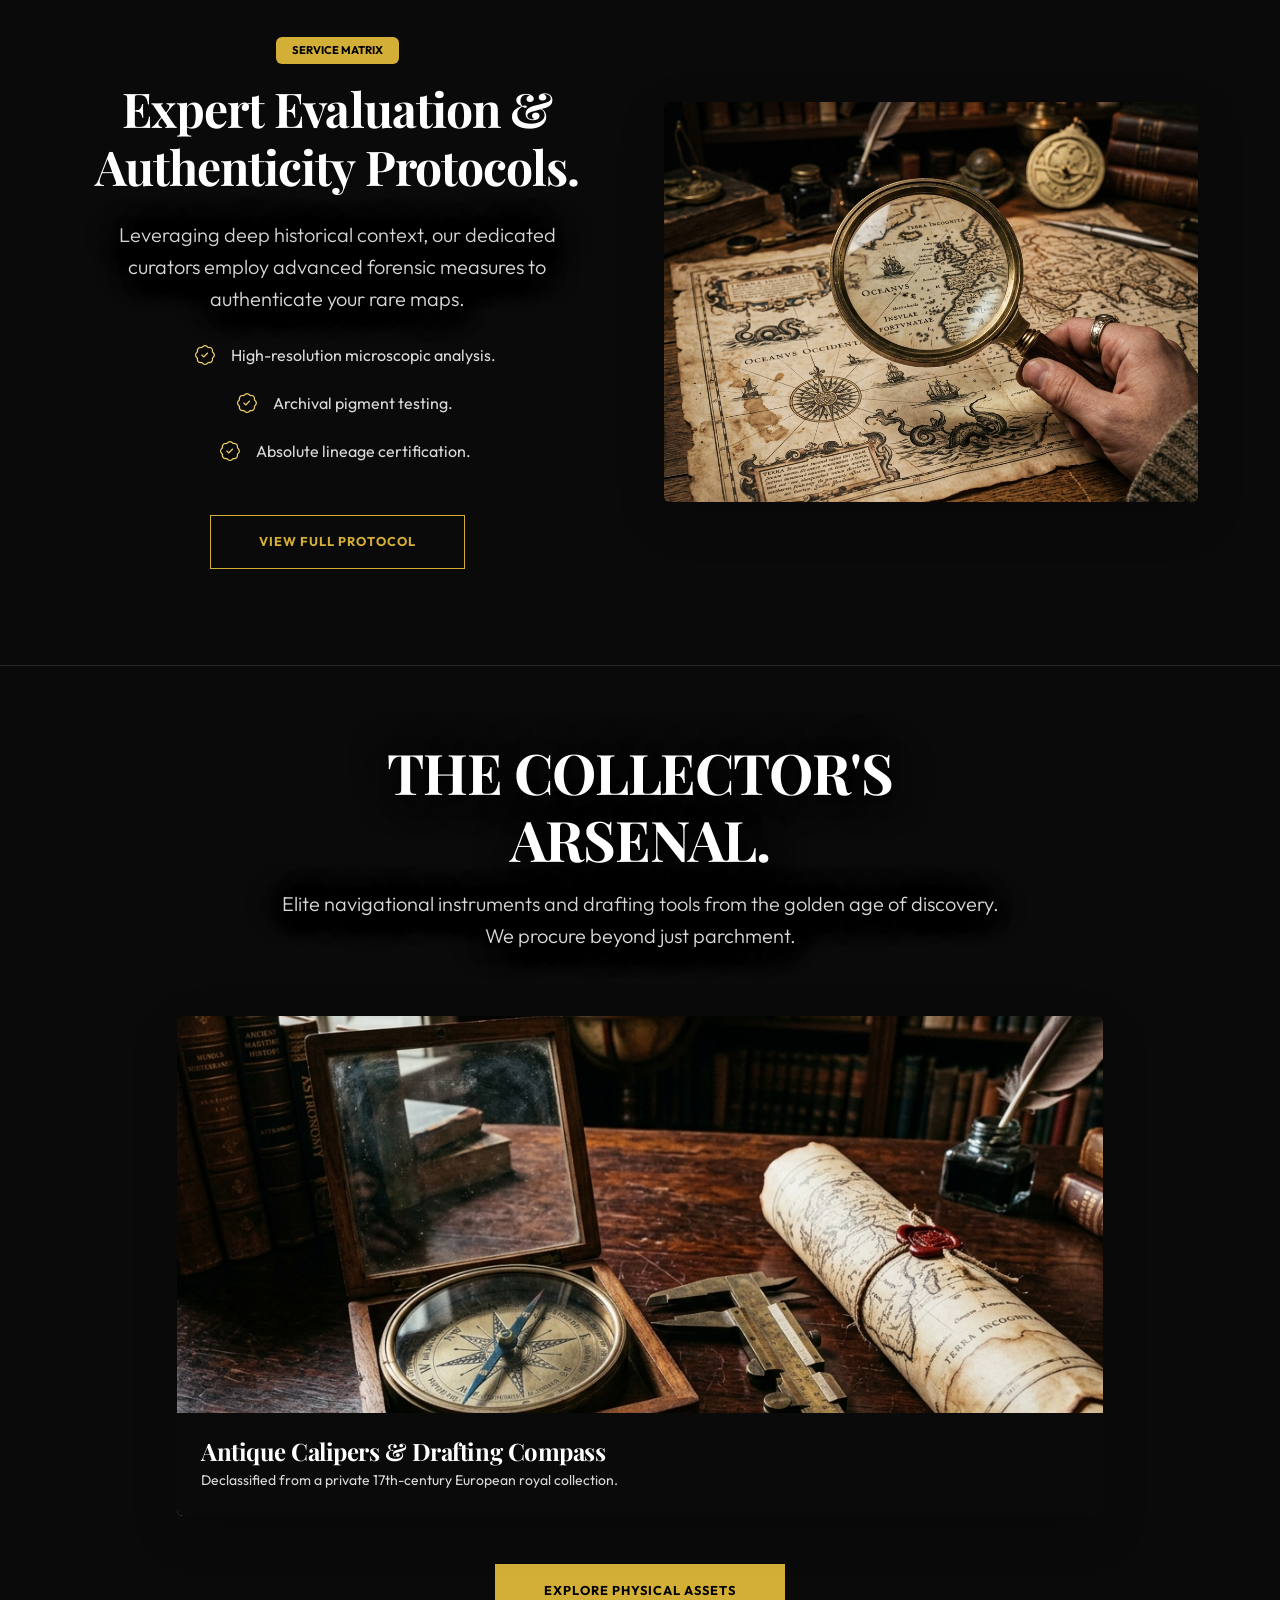
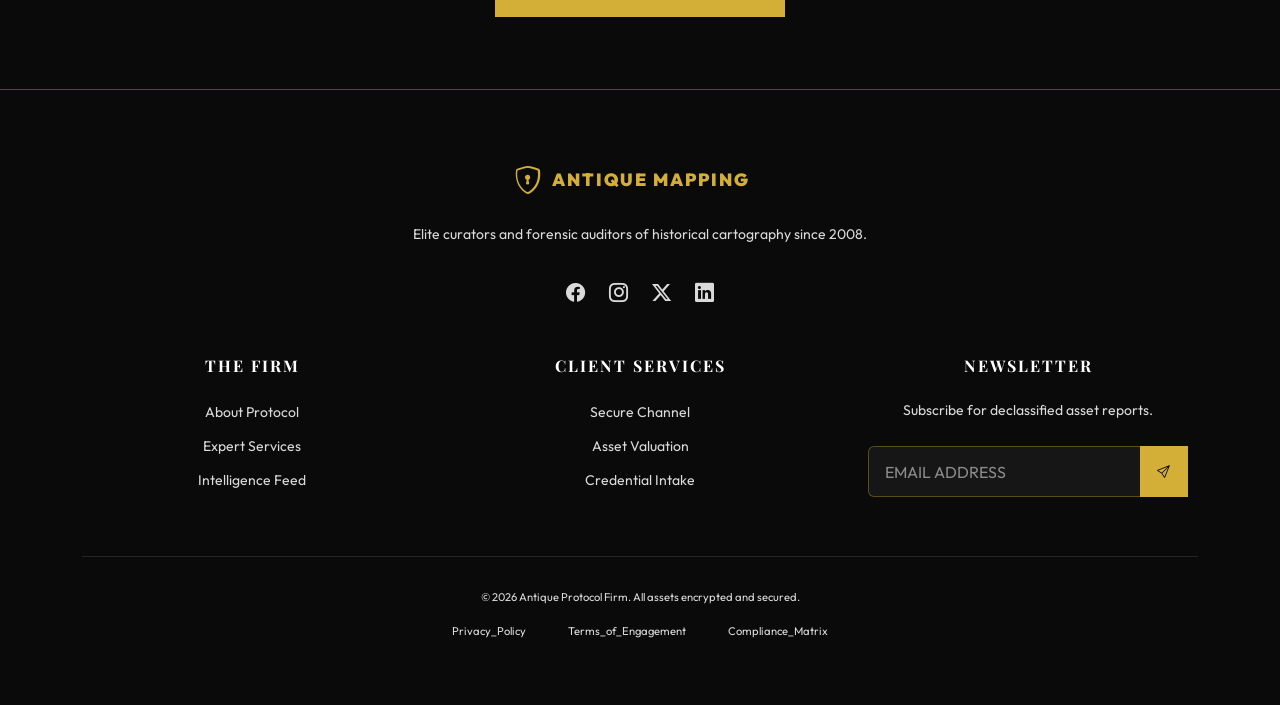
<file: blog.html>
<!DOCTYPE html>
<html lang="en" dir="ltr" data-bs-theme="dark">
<head>
    <meta charset="UTF-8">
    <meta name="viewport" content="width=device-width, initial-scale=1.0">
    <title>Blog | ANtique mapping</title>
    <!-- Bootstrap 5 CSS -->
    <link href="https://cdn.jsdelivr.net/npm/bootstrap@5.3.3/dist/css/bootstrap.min.css" rel="stylesheet">
    <link rel="stylesheet" href="https://cdn.jsdelivr.net/npm/bootstrap-icons@1.11.3/font/bootstrap-icons.min.css">
    <link rel="stylesheet" href="assets/css/style.css">
    <!-- Favicon -->
    <link rel="icon" type="image/svg+xml" href="assets/favicon.svg">
    <style>
        .hero-blog {
            background-image: url('assets/images/blog_briefing_jpg_1774977455950.jpg');
            background-size: cover;
            background-position: center;
        }
        .briefing-card {
            background: var(--surface-color);
            border: 1px solid var(--border-color);
            padding: 2.5rem;
            position: relative;
            transition: all 0.3s ease;
            display: flex;
            flex-direction: column;
        }
        .briefing-card:hover {
            border-color: var(--accent-color);
            box-shadow: 0 0 20px rgba(0,0,0,0.5);
        }
        .stamp-red { color: var(--accent-color); font-weight: bold; border-bottom: 2px solid var(--accent-color); display: inline-block; font-family: monospace; }
    </style>

<script>
        (function() {
            const savedTheme = localStorage.getItem('theme') || 'dark';
            const savedDir = localStorage.getItem('dir') || 'ltr';
            document.documentElement.setAttribute('data-bs-theme', savedTheme);
            document.documentElement.setAttribute('dir', savedDir);
            if (savedDir === 'rtl') {
                const link = document.createElement('link');
                link.rel = 'stylesheet';
                link.href = 'https://cdn.jsdelivr.net/npm/bootstrap@5.3.3/dist/css/bootstrap.rtl.min.css';
                document.head.appendChild(link);
            }
        })();
    </script>
</head>
<body>
    <!-- Header -->
    <header>
        <nav class="navbar navbar-expand-xl fixed-top">
            <div class="container">
                <a class="navbar-brand d-flex align-items-center" href="index.html">
                    <i class="bi bi-shield-lock me-2 fs-3"></i>
                    <span>Antique Mapping</span>
                </a>

                <div class="d-flex align-items-center order-xl-3">
                    <!-- Desktop Toggles (Visible for XL screens) -->
                    <div class="d-none d-xl-flex align-items-center gap-2 me-3">
                        <button class="btn btn-outline-secondary rounded-circle d-flex align-items-center justify-content-center" style="width: 40px; height: 40px;" onclick="toggleTheme()" type="button" aria-label="Toggle theme">
                            <i class="bi bi-moon-fill fs-5" id="themeIcon"></i>
                        </button>
                        <button class="btn btn-outline-secondary rounded-circle d-flex align-items-center justify-content-center" style="width: 40px; height: 40px;" onclick="toggleRTL()" type="button" aria-label="Toggle RTL">
                            <i class="bi bi-translate fs-5"></i>
                        </button>
                    </div>

                    <div class="d-none d-xl-flex align-items-center gap-2 navbar-cta">
                        <a href="login.html" class="btn btn-outline-primary">Login</a>
                        <a href="register.html" class="btn btn-primary">Join</a>
                    </div>
                    
                    <!-- Hamburger (Visible for screens <= 1199px) -->
                    <button class="navbar-toggler" type="button" data-bs-toggle="offcanvas"
                        data-bs-target="#mobileMenu">
                        <i class="bi bi-list fs-4"></i>
                    </button>
                </div>

                <div class="collapse navbar-collapse" id="navbarNav">
                    <ul class="navbar-nav mx-auto">
                        <li class="nav-item dropdown">
                            <a class="nav-link dropdown-toggle" href="#" id="homeDropdown" role="button" data-bs-toggle="dropdown" aria-expanded="false">
                                HOME <i class="bi bi-chevron-down ms-1 small"></i>
                            </a>
                            <ul class="dropdown-menu border-0 shadow-lg" aria-labelledby="homeDropdown">
                                <li><a class="dropdown-item" href="index.html">Home 1</a></li>
                                <li><a class="dropdown-item" href="home-2.html">Home 2</a></li>
                            </ul>
                        </li>
                        <li class="nav-item"><a class="nav-link" href="services.html">Services</a></li>
                        <li class="nav-item"><a class="nav-link" href="about.html">About</a></li>
                        <li class="nav-item"><a class="nav-link active" href="blog.html">Blog</a></li>
                        <li class="nav-item"><a class="nav-link" href="pricing.html">Pricing</a></li>
                        <li class="nav-item"><a class="nav-link" href="contact.html">Contact</a></li>
                    </ul>
                </div>
            </div>
        </nav>
    </header>
    <!-- Mobile Menu Offcanvas -->
    <div class="offcanvas offcanvas-start bg-dark text-theme" tabindex="-1" id="mobileMenu">
        <div class="offcanvas-header pb-0 border-bottom border-secondary border-opacity-25 py-3">
            <a class="navbar-brand d-flex align-items-center" href="index.html">
                <i class="bi bi-shield-lock me-2 fs-3 text-primary"></i>
                <span class="text-theme">Antique Mapping</span>
            </a>
            <button type="button" class="btn-close btn-close-white" data-bs-dismiss="offcanvas"></button>
        </div>
        <div class="offcanvas-body">
            <ul class="nav flex-column mb-4 mt-4">
                <li class="nav-item">
                    <a class="nav-link d-flex justify-content-between align-items-center" data-bs-toggle="collapse" href="#homeSubmenu" role="button" aria-expanded="false" aria-controls="homeSubmenu">
                        HOME <i class="bi bi-chevron-down"></i>
                    </a>
                    <div class="collapse ps-3" id="homeSubmenu">
                        <ul class="nav flex-column">
                            <li class="nav-item"><a class="nav-link" href="index.html">Home 1</a></li>
                            <li class="nav-item"><a class="nav-link" href="home-2.html">Home 2</a></li>
                        </ul>
                    </div>
                </li>
                <li class="nav-item"><a class="nav-link" href="services.html">Services</a></li>
                <li class="nav-item"><a class="nav-link" href="about.html">About</a></li>
                <li class="nav-item"><a class="nav-link active" href="blog.html">Blog</a></li>
                <li class="nav-item"><a class="nav-link" href="pricing.html">Pricing</a></li>
                <li class="nav-item"><a class="nav-link" href="contact.html">Contact</a></li>
            </ul>

            <!-- Mobile Auth Section -->
            <div class="offcanvas-auth-section border-top border-secondary border-opacity-25 pt-4 mb-3">
                <h6 class="text-uppercase small fw-bold text-secondary ls-2 mb-3">Account</h6>
                <div class="d-flex flex-column gap-2 mb-3">
                    <a href="login.html" class="btn btn-outline-secondary justify-content-center text-uppercase fw-bold">Login</a>
                    <a href="register.html" class="btn btn-primary justify-content-center text-uppercase fw-bold text-black">Join</a>
                </div>
            </div>

            <!-- Settings Toggles -->
            <div class="offcanvas-toggles border-top border-secondary border-opacity-25 pt-4 mb-4">
                <h6 class="text-uppercase small fw-bold text-secondary ls-2 mb-3">Settings</h6>
                <div class="d-flex gap-3">
                    <button class="btn btn-outline-secondary rounded-circle d-flex align-items-center justify-content-center" style="width: 44px; height: 44px;" onclick="toggleTheme()" type="button" aria-label="Toggle theme">
                        <i class="bi bi-moon-fill fs-5" id="themeIcon"></i>
                    </button>
                    <button class="btn btn-outline-secondary rounded-circle d-flex align-items-center justify-content-center" style="width: 44px; height: 44px;" onclick="toggleRTL()" type="button" aria-label="Toggle RTL">
                        <i class="bi bi-translate fs-5"></i>
                    </button>
                </div>
            </div>

            
        </div>
    </div>


        </div>
    </div>


        </div>
    </div>

</div>

    <main>
        <section class="hero-blog d-flex align-items-center mt-5">
            <div class="container text-center hero-content">
                <h1 class="display-1 fw-bold text-uppercase">Cartographic<br><span class="text-primary">Intelligence.</span></h1>
                <p class="lead col-lg-8 mx-auto mt-4 opacity-100">Analysis of declassified acquisitions and historical investigations.</p>
                <!-- Search Box -->
                <div class="col-lg-6 mx-auto mt-5">
                    <div class="d-flex flex-column flex-lg-row gap-3 blog-search-group">
                        <input type="text" class="form-control bg-dark border-secondary text-theme py-3 px-4" placeholder="SEARCH_DATABASE">
                        <button class="btn btn-primary px-5 py-2">Execute Query</button>
                    </div>
                </div>
            </div>
        </section>

        <!-- Blog Feed -->
        <section class="py-5 bg-black">
            <div class="container py-lg-5">
                <div class="row g-4 justify-content-center">
                    <div class="col-md-6 col-lg-4">
                        <div class="briefing-card h-100">
                            <img src="assets/images/blog_briefing_jpg_1774977455950.jpg" class="img-fluid mb-4 opacity-75 rounded" alt="Briefing" style="height: 200px; width: 100%; object-fit: cover;">
                            <span class="stamp-red mb-3">Case ID: XJ-009</span>
                            <h4 class="fw-bold mb-3 text-theme">The Victorian Shadow-Maps</h4>
                            <p class="text-secondary small mb-4">Strategic subterranean street maps from 1851. Absolute legitimacy confirmed.</p>
                            <a href="#" class="btn btn-outline-primary btn-sm px-4 w-100 mt-auto">Read Briefing</a>
                        </div>
                    </div>
                    <div class="col-md-6 col-lg-4">
                        <div class="briefing-card h-100">
                             <img src="assets/images/pricing_portfolio_jpg_1774977479998.jpg" class="img-fluid mb-4 opacity-75 rounded" alt="Replicas" style="height: 200px; width: 100%; object-fit: cover;">
                            <span class="stamp-red mb-3">Case ID: RT-441</span>
                            <h4 class="fw-bold mb-3 text-theme">Maritime Replicas Surge</h4>
                            <p class="text-secondary small mb-4">Identification of 17th-century sea chart replicas surfacing in the market.</p>
                            <a href="#" class="btn btn-outline-primary btn-sm px-4 w-100 mt-auto">Read Briefing</a>
                        </div>
                    </div>
                    <!-- 3rd card centered on tab view -->
                    <div class="col-md-6 col-lg-4 mx-md-auto mx-lg-0">
                        <div class="briefing-card h-100">
                             <img src="assets/images/forensic_nautical_jpg_1774976991789.jpg" class="img-fluid mb-4 opacity-75 rounded" alt="Roman Fragment" style="height: 200px; width: 100%; object-fit: cover;">
                            <span class="stamp-red mb-3">Case ID: MP-112</span>
                            <h4 class="fw-bold mb-3 text-theme">The Tiberius Fragment</h4>
                            <p class="text-secondary small mb-4">Roman vellum fragment depicting lost coastal trade routes. Material confirmed.</p>
                            <a href="#" class="btn btn-outline-primary btn-sm px-4 w-100 mt-auto">Read Briefing</a>
                        </div>
                    </div>
                </div>
            </div>
        </section>

        <!-- The Vault Expedition Section -->
        <section class="py-5 bg-theme">
            <div class="container py-lg-5">
                <div class="row align-items-center g-5">
                    <div class="col-lg-6 order-lg-2">
                        <img src="assets/images/field_expedition_archive.png" class="img-fluid rounded shadow-lg transition-smooth hover-lift" alt="Private Archive Expedition" style="height: 500px; width: 100%; object-fit: cover;">
                    </div>
                    <div class="col-lg-6 order-lg-1">
                        <div class="pe-lg-5 text-center text-lg-start">
                            <span class="badge bg-primary mb-3 fs-tiny text-uppercase px-3 py-2">Flash Update</span>
                            <h2 class="display-5 fw-bold mb-4 text-theme">The Shadow Archives: A Discovery at Sea.</h2>
                            <p class="lead text-secondary mb-4">Our field intelligence team recently declassified fragments from a private library in Malta. The find includes rare Portolan charts previously thought lost.</p>
                            <p class="text-secondary mb-5">These charts provide unprecedented detail on 16th-century Mediterranean trade wind patterns, now undergoing multispectral investigation at our London hub.</p>
                            <div class="d-grid d-lg-block">
                                <a href="contact.html" class="btn btn-primary px-5 py-3">Access Field Intelligence</a>
                            </div>
                        </div>
                    </div>
                </div>
            </div>
        </section>

        <!-- Newsletter Subscription Section (To reach 3-4 sections) -->
        <section class="py-5 bg-dark border-top border-secondary border-opacity-25">
            <div class="container py-lg-4 text-center">
                <h2 class="display-5 fw-bold text-uppercase mb-4 text-primary">Intelligence Feed.</h2>
                <p class="lead opacity-75 mb-5 mx-auto col-lg-8 text-theme">Subscribe to receive monthly declassified reports on high-value acquisitions.</p>
                <div class="col-lg-6 mx-auto">
                    <div class="input-group">
                        <input type="email" class="form-control bg-black border-secondary text-theme py-3" placeholder="AGENT_EMAIL">
                        <button class="btn btn-primary px-4">Subscribe</button>
                    </div>
                </div>
            </div>
        </section>
        <!-- Secure Protocol (Call to Action) -->
        <section class="py-5 bg-theme text-theme">
            <div class="container py-lg-4 text-center">
                <h2 class="display-3 fw-bold mb-4 text-theme">Secure Intake Protocol.</h2>
                <p class="lead mb-5 col-lg-8 mx-auto fw-bold text-theme">Ready to secure a historical asset? Our curators are standing by to guide your private acquisition through our network.</p>
                <div class="d-flex flex-column flex-sm-row gap-3 justify-content-center align-items-center">
                    <a href="contact.html" class="btn btn-dark px-5 py-3">Book Secure Consultation</a>
                    <a href="pricing.html" class="btn btn-outline-primary px-5 py-3">View Services Matrix</a>
                </div>
            </div>
        </section>
            <!-- Expert Appraisal Section -->
        <section class="py-5 bg-dark border-top border-secondary border-opacity-25">
            <div class="container py-lg-5">
                <div class="row align-items-center g-5">
                    <div class="col-lg-6 order-lg-2">
                        <img src="assets/images/historical_map_analysis.png" class="img-fluid rounded shadow-lg" alt="Historical Map Analysis" style="height: 400px; width: 100%; object-fit: cover;">
                    </div>
                    <div class="col-lg-6 order-lg-1">
                        <div class="pe-lg-4 text-center">
                            <span class="badge bg-primary mb-3 fs-tiny text-uppercase px-3 py-2">Service Matrix</span>
                            <h2 class="display-5 fw-bold mb-4 text-theme">Expert Evaluation & Authenticity Protocols.</h2>
                            <p class="lead text-secondary mb-4">Leveraging deep historical context, our dedicated curators employ advanced forensic measures to authenticate your rare maps.</p>
                            <ul class="list-unstyled text-secondary mb-5 ms-md-3 d-inline-block">
                                <li class="mb-3 d-flex align-items-center justify-content-center"><i class="bi bi-patch-check text-primary me-3 fs-5"></i> High-resolution microscopic analysis.</li>
                                <li class="mb-3 d-flex align-items-center justify-content-center"><i class="bi bi-patch-check text-primary me-3 fs-5"></i> Archival pigment testing.</li>
                                <li class="d-flex align-items-center justify-content-center"><i class="bi bi-patch-check text-primary me-3 fs-5"></i> Absolute lineage certification.</li>
                            </ul>
                            <div class="d-block">
                                <a href="services.html" class="btn btn-outline-primary px-5 py-3">View Full Protocol</a>
                            </div>
                        </div>
                    </div>
                </div>
            </div>
        </section>

        <!-- The Vault Section -->
        <section class="py-5 bg-black py-lg-5 border-top border-secondary border-opacity-25">
            <div class="container py-lg-4 text-center">
                <div class="row justify-content-center mb-5">
                    <div class="col-lg-8">
                        <h2 class="display-4 fw-bold text-uppercase text-theme">The Collector's Arsenal.</h2>
                        <p class="lead text-secondary mt-3">Elite navigational instruments and drafting tools from the golden age of discovery. We procure beyond just parchment.</p>
                    </div>
                </div>
                <div class="row justify-content-center">
                    <div class="col-lg-10">
                        <div class="position-relative overflow-hidden rounded shadow-lg">
                            <img src="assets/images/antique_cartography_tools.png" class="img-fluid w-100 transition-smooth hover-zoom" alt="Cartography Tools" style="height: 500px; object-fit: cover;">
                            <div class="position-absolute bottom-0 start-0 w-100 p-4 bg-dark bg-opacity-75 text-start">
                                <h4 class="text-theme fw-bold mb-1">Antique Calipers & Drafting Compass</h4>
                                <p class="text-secondary small mb-0">Declassified from a private 17th-century European royal collection.</p>
                            </div>
                        </div>
                    </div>
                </div>
                <div class="mt-5 text-center">
                    <a href="pricing.html" class="btn btn-primary px-5 py-3 btn-hover-accent">Explore Physical Assets</a>
                </div>
            </div>
        </section>

    </main>
    <!-- Footer -->
    <footer class="mt-auto py-5">
        <div class="container">
            <div class="row g-5 mb-5 justify-content-center text-center">
                <!-- Branding and Social -->
                <div class="col-12">
                    <a class="navbar-brand d-inline-flex align-items-center mb-4" href="index.html">
                        <i class="bi bi-shield-lock me-2 fs-3 text-primary"></i>
                        <span class="text-theme">Antique Mapping</span>
                    </a>
                    <p class="text-secondary small mb-4 mx-auto" style="max-width: 600px;">Elite curators and forensic auditors of historical cartography since 2008.</p>
                    <div class="d-flex footer-social-icons pt-2 justify-content-center">
                        <a href="#"><i class="bi bi-facebook"></i></a>
                        <a href="#"><i class="bi bi-instagram"></i></a>
                        <a href="#"><i class="bi bi-twitter-x"></i></a>
                        <a href="#"><i class="bi bi-linkedin"></i></a>
                    </div>
                </div>

                <!-- Firm Section -->
                <div class="col-12 col-md-4 mb-4 mb-md-0">
                    <h6 class="mb-4 fw-bold text-uppercase text-theme ls-2">The Firm</h6>
                    <ul class="list-unstyled">
                        <li class="mb-2"><a href="about.html" class="text-secondary small text-decoration-none transition-smooth link-hover">About Protocol</a></li>
                        <li class="mb-2"><a href="services.html" class="text-secondary small text-decoration-none transition-smooth link-hover">Expert Services</a></li>
                        <li class="mb-2"><a href="blog.html" class="text-secondary small text-decoration-none transition-smooth link-hover">Intelligence Feed</a></li>
                    </ul>
                </div>

                <!-- Client Services Section -->
                <div class="col-12 col-md-4 mb-4 mb-md-0">
                    <h6 class="mb-4 fw-bold text-uppercase text-theme ls-2">Client Services</h6>
                    <ul class="list-unstyled">
                        <li class="mb-2"><a href="contact.html" class="text-secondary small text-decoration-none transition-smooth link-hover">Secure Channel</a></li>
                        <li class="mb-2"><a href="pricing.html" class="text-secondary small text-decoration-none transition-smooth link-hover">Asset Valuation</a></li>
                        <li class="mb-2"><a href="register.html" class="text-secondary small text-decoration-none transition-smooth link-hover">Credential Intake</a></li>
                    </ul>
                </div>

                <!-- Newsletter Section -->
                <div class="col-12 col-md-4">
                    <h6 class="mb-4 fw-bold text-uppercase text-theme ls-2">Newsletter</h6>
                    <p class="text-secondary small mb-4">Subscribe for declassified asset reports.</p>
                    <div class="input-group mx-auto" style="max-width: 320px;">
                        <input type="email" class="form-control" placeholder="EMAIL ADDRESS">
                        <button class="btn btn-primary px-3" type="button"><i class="bi bi-send text-black"></i></button>
                    </div>
                </div>
            </div>

            <hr class="border-secondary opacity-25">

            <!-- Bottom Bar -->
            <div class="row align-items-center py-3">
                <div class="col-12 text-center">
                    <p class="mb-3 fs-tiny text-secondary">&copy; 2026 Antique Protocol Firm. All assets encrypted and secured.</p>
                    <ul class="list-inline mb-0 fs-tiny text-secondary">
                        <li class="list-inline-item"><a href="#" class="mx-3 text-secondary text-decoration-none link-hover">Privacy_Policy</a></li>
                        <li class="list-inline-item"><a href="#" class="mx-3 text-secondary text-decoration-none link-hover">Terms_of_Engagement</a></li>
                        <li class="list-inline-item"><a href="#" class="mx-3 text-secondary text-decoration-none link-hover">Compliance_Matrix</a></li>
                    </ul>
                </div>
            </div>
        </div>
    </footer>
    <!-- Scripts -->
    <script src="https://cdn.jsdelivr.net/npm/bootstrap@5.3.3/dist/js/bootstrap.bundle.min.js"></script>
    <script src="assets/js/main.js"></script>
</body>
</html>
</file>
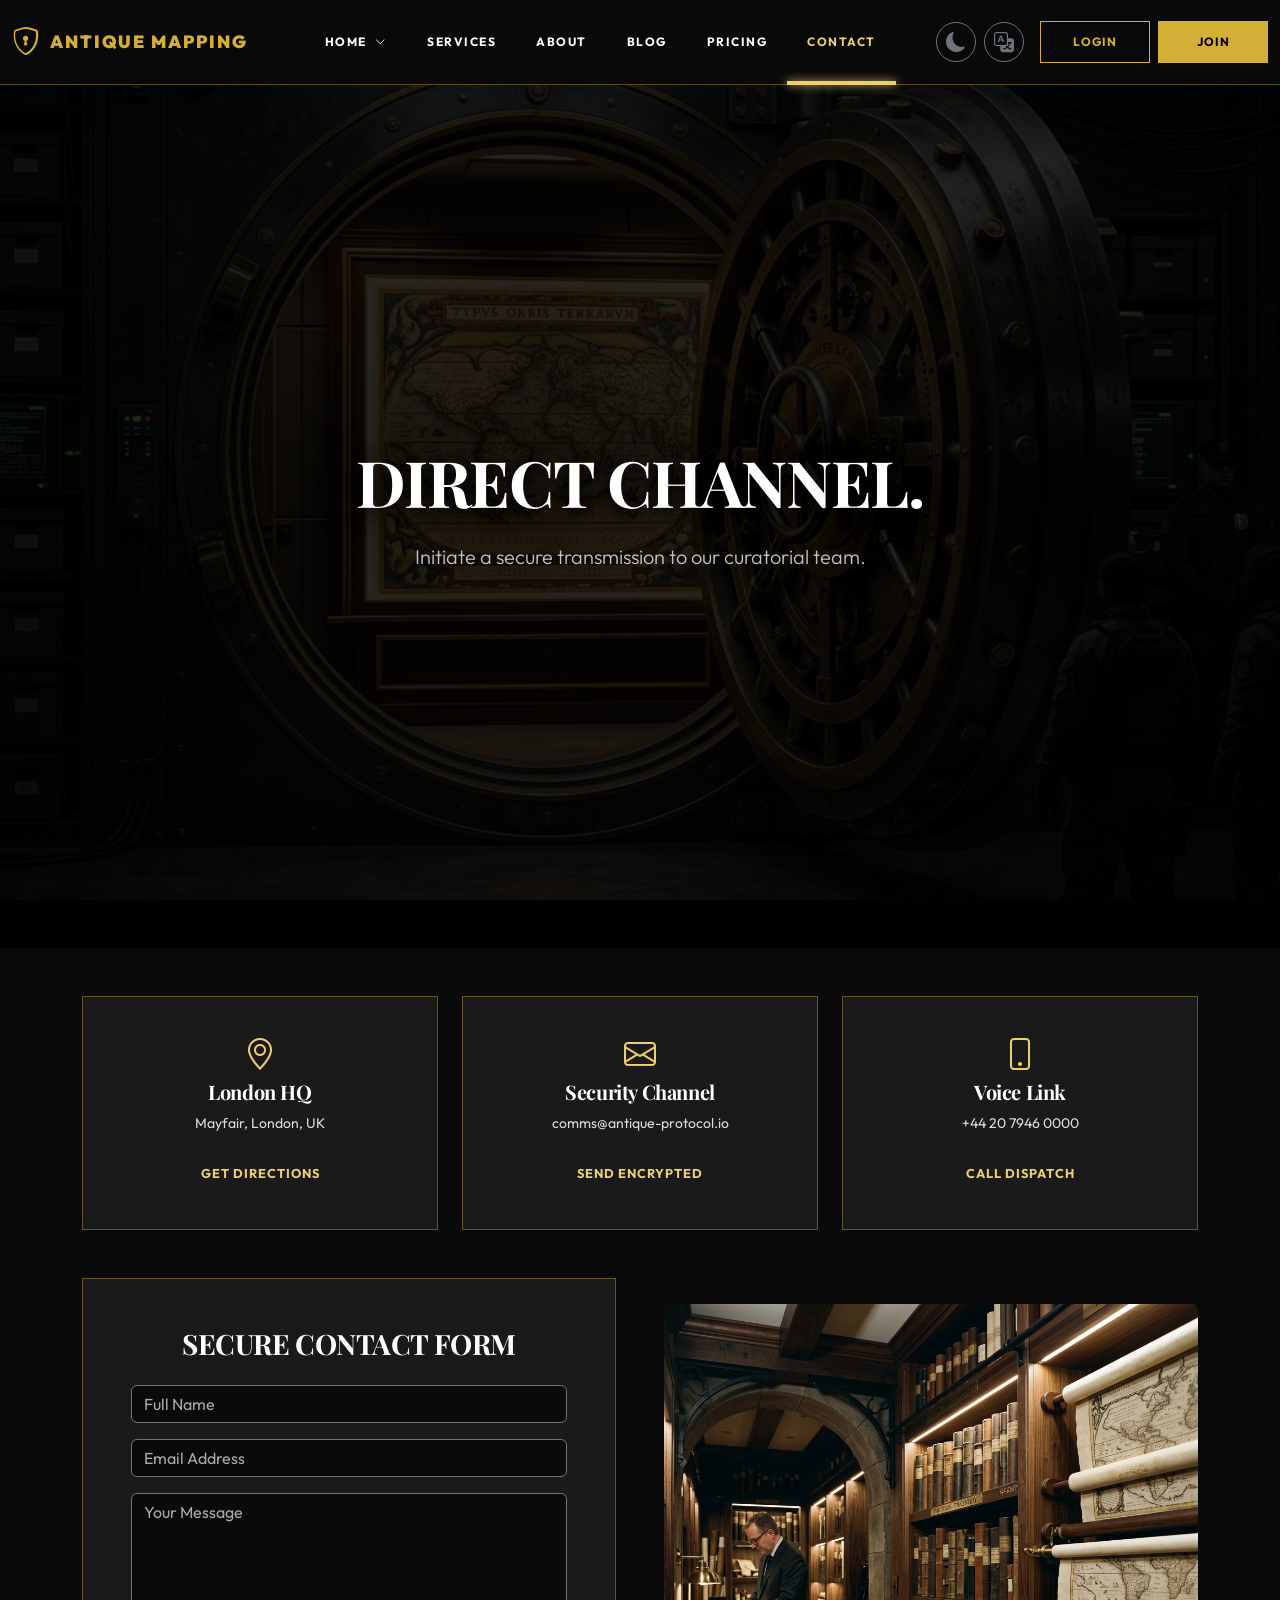
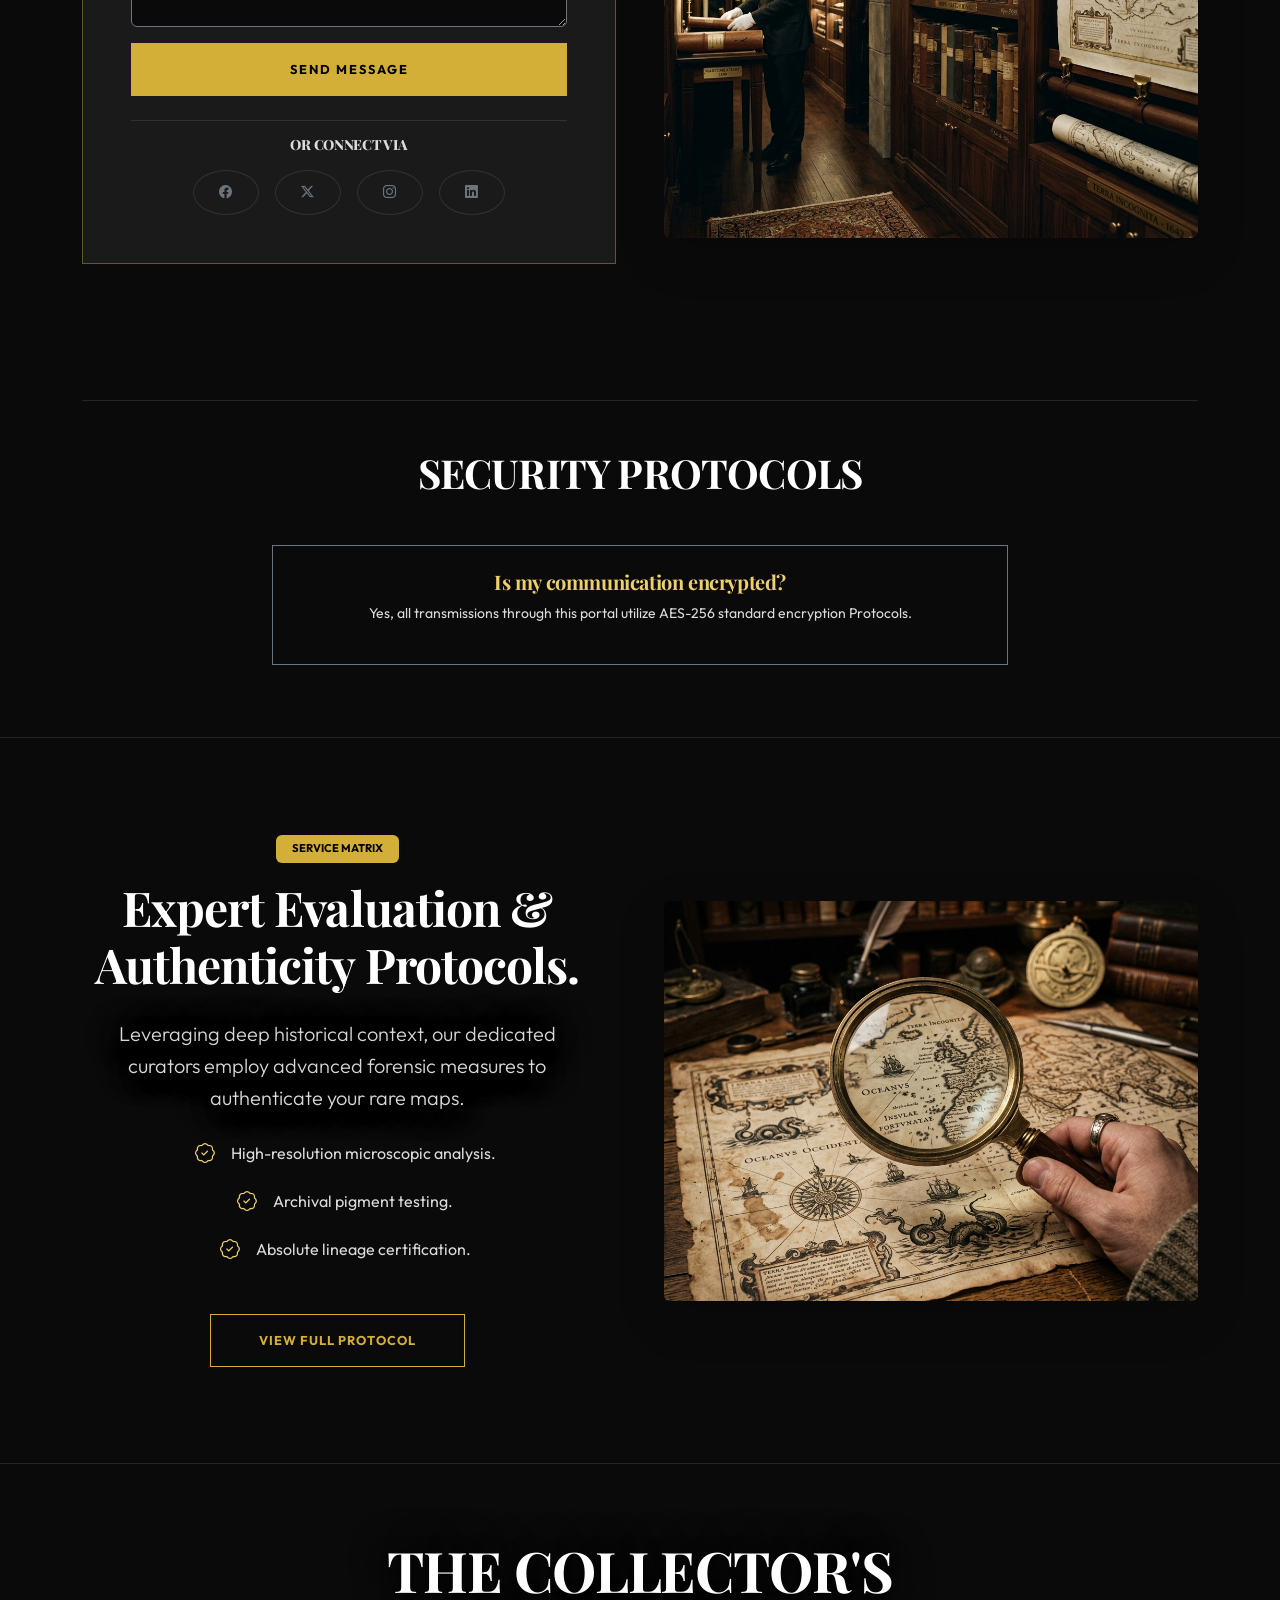
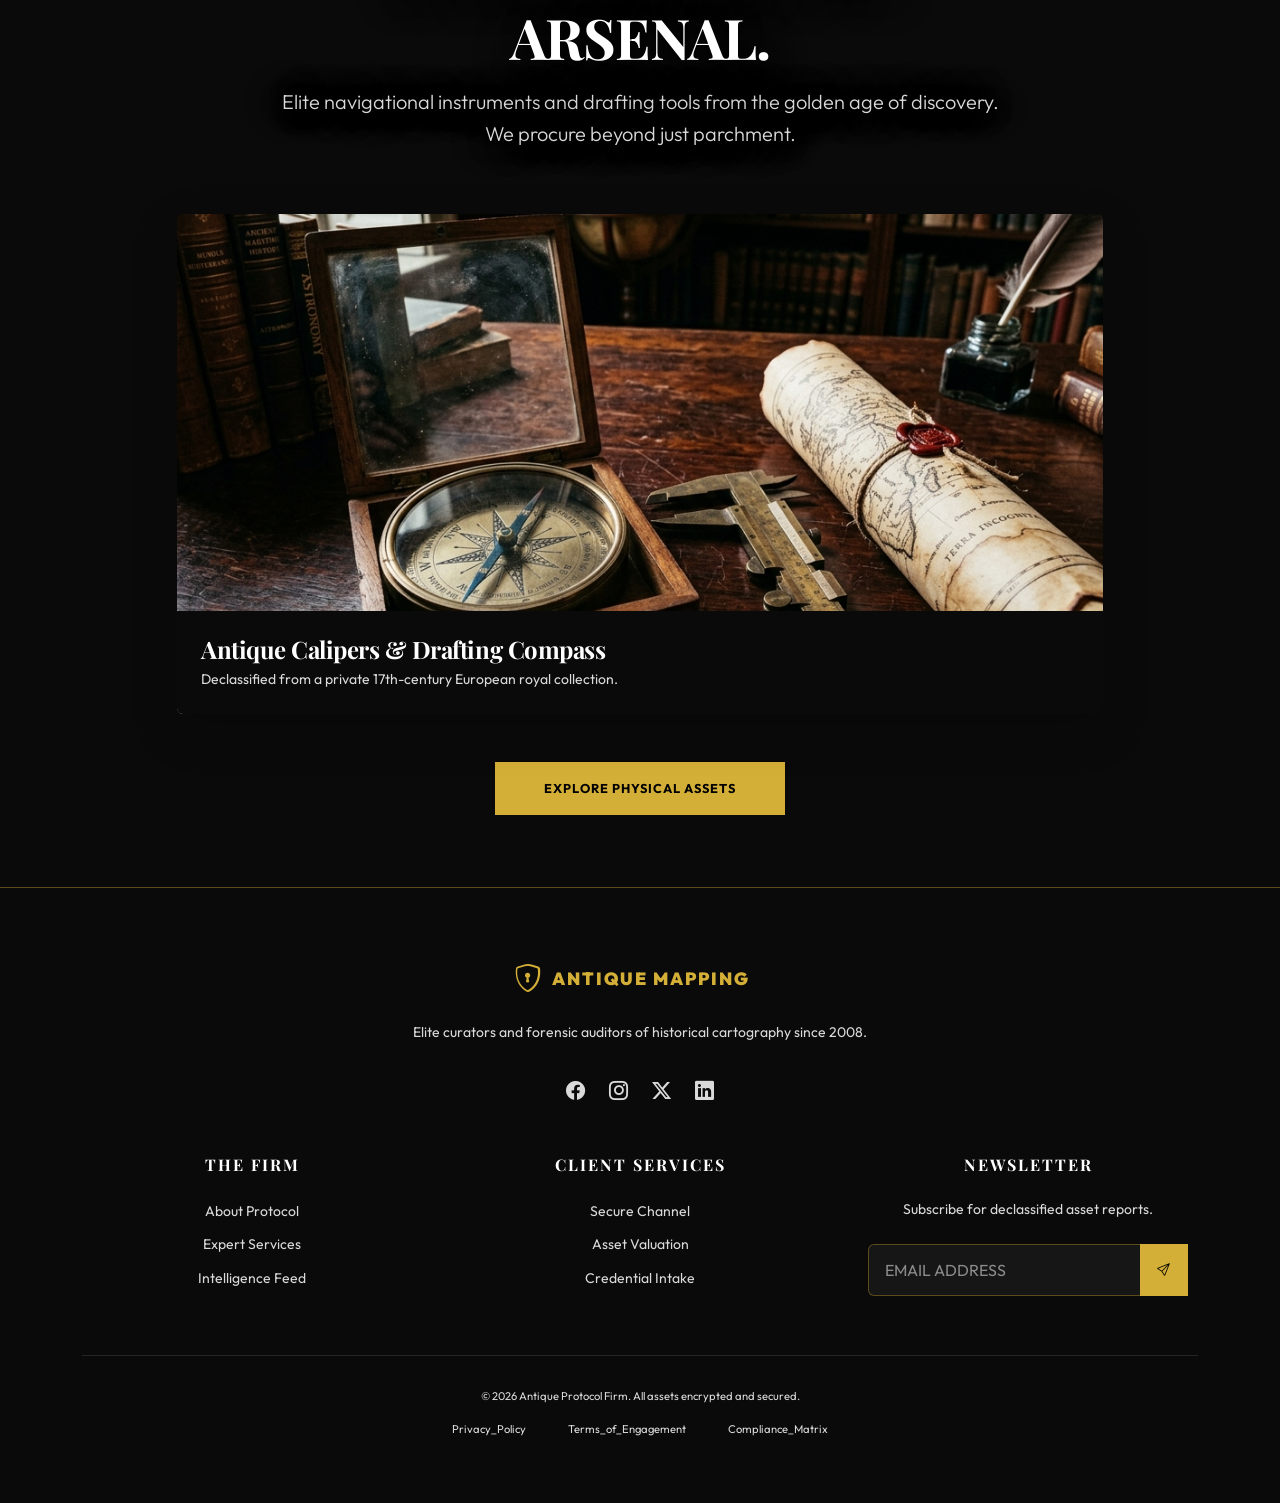
<file: contact.html>
<!DOCTYPE html>
<html lang="en" dir="ltr" data-bs-theme="dark">
<head>
    <meta charset="UTF-8">
    <meta name="viewport" content="width=device-width, initial-scale=1.0">
    <title>Contact | ANtique mapping</title>
    <!-- Bootstrap 5 CSS -->
    <link href="https://cdn.jsdelivr.net/npm/bootstrap@5.3.3/dist/css/bootstrap.min.css" rel="stylesheet">
    <link rel="stylesheet" href="https://cdn.jsdelivr.net/npm/bootstrap-icons@1.11.3/font/bootstrap-icons.min.css">
    <link rel="stylesheet" href="assets/css/style.css">
    <!-- Favicon -->
    <link rel="icon" type="image/svg+xml" href="assets/favicon.svg">
    <style>
        .hero-contact {
            background-image: url('assets/images/vault_map_hero_jpg_1774976949861.jpg');
            background-size: cover;
            background-position: center;
        }
        .contact-card {
            background: var(--surface-color);
            border: 1px solid var(--border-color);
            padding: 2rem;
            transition: all 0.3s ease;
        }
        .contact-card:hover { border-color: var(--accent-color); }
        .terminal-form {
            background: var(--surface-color);
            border: 1px solid var(--border-color);
            padding: 3rem;
        }
        .social-icon-btn {
            transition: all 0.3s ease;
            border-color: rgba(255,255,255,0.1);
        }
        .social-icon-btn:hover {
            background-color: var(--accent-color, #d4af37);
            border-color: var(--accent-color, #d4af37);
            color: #000 !important;
            transform: translateY(-3px);
            box-shadow: 0 5px 15px rgba(212, 175, 55, 0.3);
        }
    </style>

<script>
        (function() {
            const savedTheme = localStorage.getItem('theme') || 'dark';
            const savedDir = localStorage.getItem('dir') || 'ltr';
            document.documentElement.setAttribute('data-bs-theme', savedTheme);
            document.documentElement.setAttribute('dir', savedDir);
            if (savedDir === 'rtl') {
                const link = document.createElement('link');
                link.rel = 'stylesheet';
                link.href = 'https://cdn.jsdelivr.net/npm/bootstrap@5.3.3/dist/css/bootstrap.rtl.min.css';
                document.head.appendChild(link);
            }
        })();
    </script>
</head>
<body>
    <!-- Header -->
    <header>
        <nav class="navbar navbar-expand-xl fixed-top">
            <div class="container">
                <a class="navbar-brand d-flex align-items-center" href="index.html">
                    <i class="bi bi-shield-lock me-2 fs-3"></i>
                    <span>Antique Mapping</span>
                </a>

                <div class="d-flex align-items-center order-xl-3">
                    <!-- Desktop Toggles (Visible for XL screens) -->
                    <div class="d-none d-xl-flex align-items-center gap-2 me-3">
                        <button class="btn btn-outline-secondary rounded-circle d-flex align-items-center justify-content-center" style="width: 40px; height: 40px;" onclick="toggleTheme()" type="button" aria-label="Toggle theme">
                            <i class="bi bi-moon-fill fs-5" id="themeIcon"></i>
                        </button>
                        <button class="btn btn-outline-secondary rounded-circle d-flex align-items-center justify-content-center" style="width: 40px; height: 40px;" onclick="toggleRTL()" type="button" aria-label="Toggle RTL">
                            <i class="bi bi-translate fs-5"></i>
                        </button>
                    </div>

                    <div class="d-none d-xl-flex align-items-center gap-2 navbar-cta">
                        <a href="login.html" class="btn btn-outline-primary">Login</a>
                        <a href="register.html" class="btn btn-primary">Join</a>
                    </div>
                    
                    <!-- Hamburger (Visible for screens <= 1199px) -->
                    <button class="navbar-toggler" type="button" data-bs-toggle="offcanvas"
                        data-bs-target="#mobileMenu">
                        <i class="bi bi-list fs-4"></i>
                    </button>
                </div>

                <div class="collapse navbar-collapse" id="navbarNav">
                    <ul class="navbar-nav mx-auto">
                        <li class="nav-item dropdown">
                            <a class="nav-link dropdown-toggle" href="#" id="homeDropdown" role="button" data-bs-toggle="dropdown" aria-expanded="false">
                                HOME <i class="bi bi-chevron-down ms-1 small"></i>
                            </a>
                            <ul class="dropdown-menu border-0 shadow-lg" aria-labelledby="homeDropdown">
                                <li><a class="dropdown-item" href="index.html">Home 1</a></li>
                                <li><a class="dropdown-item" href="home-2.html">Home 2</a></li>
                            </ul>
                        </li>
                        <li class="nav-item"><a class="nav-link" href="services.html">Services</a></li>
                        <li class="nav-item"><a class="nav-link" href="about.html">About</a></li>
                        <li class="nav-item"><a class="nav-link" href="blog.html">Blog</a></li>
                        <li class="nav-item"><a class="nav-link" href="pricing.html">Pricing</a></li>
                        <li class="nav-item"><a class="nav-link active" href="contact.html">Contact</a></li>
                    </ul>
                </div>
            </div>
        </nav>
    </header>
    <!-- Mobile Menu Offcanvas -->
    <div class="offcanvas offcanvas-start bg-dark text-theme" tabindex="-1" id="mobileMenu">
        <div class="offcanvas-header pb-0 border-bottom border-secondary border-opacity-25 py-3">
            <a class="navbar-brand d-flex align-items-center" href="index.html">
                <i class="bi bi-shield-lock me-2 fs-3 text-primary"></i>
                <span class="text-theme">Antique Mapping</span>
            </a>
            <button type="button" class="btn-close btn-close-white" data-bs-dismiss="offcanvas"></button>
        </div>
        <div class="offcanvas-body">
            <ul class="nav flex-column mb-4 mt-4">
                <li class="nav-item">
                    <a class="nav-link d-flex justify-content-between align-items-center" data-bs-toggle="collapse" href="#homeSubmenu" role="button" aria-expanded="false" aria-controls="homeSubmenu">
                        HOME <i class="bi bi-chevron-down"></i>
                    </a>
                    <div class="collapse ps-3" id="homeSubmenu">
                        <ul class="nav flex-column">
                            <li class="nav-item"><a class="nav-link" href="index.html">Home 1</a></li>
                            <li class="nav-item"><a class="nav-link" href="home-2.html">Home 2</a></li>
                        </ul>
                    </div>
                </li>
                <li class="nav-item"><a class="nav-link" href="services.html">Services</a></li>
                <li class="nav-item"><a class="nav-link" href="about.html">About</a></li>
                <li class="nav-item"><a class="nav-link" href="blog.html">Blog</a></li>
                <li class="nav-item"><a class="nav-link" href="pricing.html">Pricing</a></li>
                <li class="nav-item"><a class="nav-link active" href="contact.html">Contact</a></li>
            </ul>

            <!-- Mobile Auth Section -->
            <div class="offcanvas-auth-section border-top border-secondary border-opacity-25 pt-4 mb-3">
                <h6 class="text-uppercase small fw-bold text-secondary ls-2 mb-3">Account</h6>
                <div class="d-flex flex-column gap-2 mb-3">
                    <a href="login.html" class="btn btn-outline-secondary justify-content-center text-uppercase fw-bold">Login</a>
                    <a href="register.html" class="btn btn-primary justify-content-center text-uppercase fw-bold text-black">Join</a>
                </div>
            </div>

            <!-- Settings Toggles -->
            <div class="offcanvas-toggles border-top border-secondary border-opacity-25 pt-4 mb-4">
                <h6 class="text-uppercase small fw-bold text-secondary ls-2 mb-3">Settings</h6>
                <div class="d-flex gap-3">
                    <button class="btn btn-outline-secondary rounded-circle d-flex align-items-center justify-content-center" style="width: 44px; height: 44px;" onclick="toggleTheme()" type="button" aria-label="Toggle theme">
                        <i class="bi bi-moon-fill fs-5" id="themeIcon"></i>
                    </button>
                    <button class="btn btn-outline-secondary rounded-circle d-flex align-items-center justify-content-center" style="width: 44px; height: 44px;" onclick="toggleRTL()" type="button" aria-label="Toggle RTL">
                        <i class="bi bi-translate fs-5"></i>
                    </button>
                </div>
            </div>

            
        </div>
    </div>


        </div>
    </div>


        </div>
    </div>

</div>

    <main>
        <section class="hero-contact d-flex align-items-center mt-5">
            <div class="container text-center hero-content">
                <h1 class="display-3 fw-bold text-uppercase centered-title">Direct Channel.</h1>
                <p class="lead opacity-75">Initiate a secure transmission to our curatorial team.</p>
            </div>
        </section>

        <!-- Contact Info Cards -->
        <section class="py-5 bg-black">
            <div class="container">
                <div class="row g-4 justify-content-center mb-5">
                    <div class="col-md-6 col-lg-4">
                        <div class="contact-card text-center h-100">
                            <i class="bi bi-geo-alt text-primary fs-2 mb-3"></i>
                            <h5 class="fw-bold">London HQ</h5>
                            <p class="small text-secondary mb-0">Mayfair, London, UK</p>
                            <a href="#" class="btn btn-link text-primary mt-3 text-decoration-none link-hover">Get Directions</a>
                        </div>
                    </div>
                    <div class="col-md-6 col-lg-4">
                        <div class="contact-card text-center h-100">
                            <i class="bi bi-envelope text-primary fs-2 mb-3"></i>
                            <h5 class="fw-bold">Security Channel</h5>
                            <p class="small text-secondary mb-0">comms@antique-protocol.io</p>
                            <a href="#" class="btn btn-link text-primary mt-3 text-decoration-none link-hover">Send Encrypted</a>
                        </div>
                    </div>
                    <!-- 3rd card centered on tab view -->
                    <div class="col-md-6 col-lg-4">
                        <div class="contact-card text-center h-100">
                            <i class="bi bi-phone text-primary fs-2 mb-3"></i>
                            <h5 class="fw-bold">Voice Link</h5>
                            <p class="small text-secondary mb-0">+44 20 7946 0000</p>
                            <a href="#" class="btn btn-link text-primary mt-3 text-decoration-none link-hover">Call Dispatch</a>
                        </div>
                    </div>
                </div>

                <div class="row g-5 align-items-center">
                    <div class="col-lg-6 order-2 order-lg-1">
                        <div class="terminal-form text-center responsive-center">
                            <h3 class="fw-bold text-uppercase mb-4 centered-title">Secure Contact Form</h3>
                            <div class="mb-3">
                                <input type="text" class="form-control bg-dark border-secondary text-theme" placeholder="Full Name">
                            </div>
                            <div class="mb-3">
                                <input type="email" class="form-control bg-dark border-secondary text-theme" placeholder="Email Address">
                            </div>
                            <div class="mb-3">
                                <textarea class="form-control bg-dark border-secondary text-theme" rows="5" placeholder="Your Message"></textarea>
                            </div>
                            <button class="btn btn-primary w-100 py-3 text-uppercase fw-bold ls-2">Send Message</button>
                            <div class="mt-4 pt-3 border-top border-secondary border-opacity-25">
                                <h6 class="text-uppercase small text-secondary mb-3">Or Connect Via</h6>
                                <div class="d-flex justify-content-center gap-3">
                                    <a href="#" class="btn btn-outline-secondary rounded-circle d-flex align-items-center justify-content-center social-icon-btn" style="width: 45px; height: 45px;"><i class="bi bi-facebook"></i></a>
                                    <a href="#" class="btn btn-outline-secondary rounded-circle d-flex align-items-center justify-content-center social-icon-btn" style="width: 45px; height: 45px;"><i class="bi bi-twitter-x"></i></a>
                                    <a href="#" class="btn btn-outline-secondary rounded-circle d-flex align-items-center justify-content-center social-icon-btn" style="width: 45px; height: 45px;"><i class="bi bi-instagram"></i></a>
                                    <a href="#" class="btn btn-outline-secondary rounded-circle d-flex align-items-center justify-content-center social-icon-btn" style="width: 45px; height: 45px;"><i class="bi bi-linkedin"></i></a>
                                </div>
                            </div>
                        </div>
                    </div>
                    <div class="col-lg-6 order-1 order-lg-2 mb-4 mb-lg-0">
                        <div class="h-100">
                             <h4 class="fw-bold text-center mb-4 d-lg-none">Global Operations Map</h4>
                            <img src="assets/images/antique_vault.png" class="img-fluid w-100 shadow-lg rounded" alt="Global Operations Map" style="object-fit: cover;">
                        </div>
                    </div>
                </div>
            </div>
        </section>

        <!-- Secure FAQ Section (Extra section for count) -->
        <section class="py-5 bg-dark">
            <div class="container py-lg-4">
                <hr class="border-secondary opacity-25 mb-5">
                <div class="text-center mb-5">
                    <h2 class="display-6 fw-bold text-uppercase centered-title">Security Protocols</h2>
                </div>
                <div class="row g-4 justify-content-center">
                    <div class="col-md-8">
                        <div class="p-4 border border-secondary text-center">
                            <h5 class="fw-bold text-primary">Is my communication encrypted?</h5>
                            <p class="small text-secondary">Yes, all transmissions through this portal utilize AES-256 standard encryption Protocols.</p>
                        </div>
                    </div>
                </div>
            </div>
        </section>
            <!-- Expert Appraisal Section -->
        <section class="py-5 bg-dark border-top border-secondary border-opacity-25">
            <div class="container py-lg-5">
                <div class="row align-items-center g-5">
                    <div class="col-lg-6 order-lg-2">
                        <img src="assets/images/historical_map_analysis.png" class="img-fluid rounded shadow-lg" alt="Historical Map Analysis" style="height: 400px; width: 100%; object-fit: cover;">
                    </div>
                    <div class="col-lg-6 order-lg-1">
                        <div class="pe-lg-4 text-center">
                            <span class="badge bg-primary mb-3 fs-tiny text-uppercase px-3 py-2">Service Matrix</span>
                            <h2 class="display-5 fw-bold mb-4 text-theme">Expert Evaluation & Authenticity Protocols.</h2>
                            <p class="lead text-secondary mb-4">Leveraging deep historical context, our dedicated curators employ advanced forensic measures to authenticate your rare maps.</p>
                            <ul class="list-unstyled text-secondary mb-5 ms-md-3 d-inline-block">
                                <li class="mb-3 d-flex align-items-center justify-content-center"><i class="bi bi-patch-check text-primary me-3 fs-5"></i> High-resolution microscopic analysis.</li>
                                <li class="mb-3 d-flex align-items-center justify-content-center"><i class="bi bi-patch-check text-primary me-3 fs-5"></i> Archival pigment testing.</li>
                                <li class="d-flex align-items-center justify-content-center"><i class="bi bi-patch-check text-primary me-3 fs-5"></i> Absolute lineage certification.</li>
                            </ul>
                            <div class="d-block">
                                <a href="services.html" class="btn btn-outline-primary px-5 py-3">View Full Protocol</a>
                            </div>
                        </div>
                    </div>
                </div>
            </div>
        </section>

        <!-- The Vault Section -->
        <section class="py-5 bg-black py-lg-5 border-top border-secondary border-opacity-25">
            <div class="container py-lg-4 text-center">
                <div class="row justify-content-center mb-5">
                    <div class="col-lg-8">
                        <h2 class="display-4 fw-bold text-uppercase text-theme">The Collector's Arsenal.</h2>
                        <p class="lead text-secondary mt-3">Elite navigational instruments and drafting tools from the golden age of discovery. We procure beyond just parchment.</p>
                    </div>
                </div>
                <div class="row justify-content-center">
                    <div class="col-lg-10">
                        <div class="position-relative overflow-hidden rounded shadow-lg">
                            <img src="assets/images/antique_cartography_tools.png" class="img-fluid w-100 transition-smooth hover-zoom" alt="Cartography Tools" style="height: 500px; object-fit: cover;">
                            <div class="position-absolute bottom-0 start-0 w-100 p-4 bg-dark bg-opacity-75 text-start">
                                <h4 class="text-theme fw-bold mb-1">Antique Calipers & Drafting Compass</h4>
                                <p class="text-secondary small mb-0">Declassified from a private 17th-century European royal collection.</p>
                            </div>
                        </div>
                    </div>
                </div>
                <div class="mt-5 text-center">
                    <a href="pricing.html" class="btn btn-primary px-5 py-3 btn-hover-accent">Explore Physical Assets</a>
                </div>
            </div>
        </section>

    </main>
    <!-- Footer -->
    <footer class="mt-auto py-5">
        <div class="container">
            <div class="row g-5 mb-5 justify-content-center text-center">
                <!-- Branding and Social -->
                <div class="col-12">
                    <a class="navbar-brand d-inline-flex align-items-center mb-4" href="index.html">
                        <i class="bi bi-shield-lock me-2 fs-3 text-primary"></i>
                        <span class="text-theme">Antique Mapping</span>
                    </a>
                    <p class="text-secondary small mb-4 mx-auto" style="max-width: 600px;">Elite curators and forensic auditors of historical cartography since 2008.</p>
                    <div class="d-flex footer-social-icons pt-2 justify-content-center">
                        <a href="#"><i class="bi bi-facebook"></i></a>
                        <a href="#"><i class="bi bi-instagram"></i></a>
                        <a href="#"><i class="bi bi-twitter-x"></i></a>
                        <a href="#"><i class="bi bi-linkedin"></i></a>
                    </div>
                </div>

                <!-- Firm Section -->
                <div class="col-12 col-md-4 mb-4 mb-md-0">
                    <h6 class="mb-4 fw-bold text-uppercase text-theme ls-2">The Firm</h6>
                    <ul class="list-unstyled">
                        <li class="mb-2"><a href="about.html" class="text-secondary small text-decoration-none transition-smooth link-hover">About Protocol</a></li>
                        <li class="mb-2"><a href="services.html" class="text-secondary small text-decoration-none transition-smooth link-hover">Expert Services</a></li>
                        <li class="mb-2"><a href="blog.html" class="text-secondary small text-decoration-none transition-smooth link-hover">Intelligence Feed</a></li>
                    </ul>
                </div>

                <!-- Client Services Section -->
                <div class="col-12 col-md-4 mb-4 mb-md-0">
                    <h6 class="mb-4 fw-bold text-uppercase text-theme ls-2">Client Services</h6>
                    <ul class="list-unstyled">
                        <li class="mb-2"><a href="contact.html" class="text-secondary small text-decoration-none transition-smooth link-hover">Secure Channel</a></li>
                        <li class="mb-2"><a href="pricing.html" class="text-secondary small text-decoration-none transition-smooth link-hover">Asset Valuation</a></li>
                        <li class="mb-2"><a href="register.html" class="text-secondary small text-decoration-none transition-smooth link-hover">Credential Intake</a></li>
                    </ul>
                </div>

                <!-- Newsletter Section -->
                <div class="col-12 col-md-4">
                    <h6 class="mb-4 fw-bold text-uppercase text-theme ls-2">Newsletter</h6>
                    <p class="text-secondary small mb-4">Subscribe for declassified asset reports.</p>
                    <div class="input-group mx-auto" style="max-width: 320px;">
                        <input type="email" class="form-control" placeholder="EMAIL ADDRESS">
                        <button class="btn btn-primary px-3" type="button"><i class="bi bi-send text-black"></i></button>
                    </div>
                </div>
            </div>

            <hr class="border-secondary opacity-25">

            <!-- Bottom Bar -->
            <div class="row align-items-center py-3">
                <div class="col-12 text-center">
                    <p class="mb-3 fs-tiny text-secondary">&copy; 2026 Antique Protocol Firm. All assets encrypted and secured.</p>
                    <ul class="list-inline mb-0 fs-tiny text-secondary">
                        <li class="list-inline-item"><a href="#" class="mx-3 text-secondary text-decoration-none link-hover">Privacy_Policy</a></li>
                        <li class="list-inline-item"><a href="#" class="mx-3 text-secondary text-decoration-none link-hover">Terms_of_Engagement</a></li>
                        <li class="list-inline-item"><a href="#" class="mx-3 text-secondary text-decoration-none link-hover">Compliance_Matrix</a></li>
                    </ul>
                </div>
            </div>
        </div>
    </footer>
    <!-- Scripts -->
    <script src="https://cdn.jsdelivr.net/npm/bootstrap@5.3.3/dist/js/bootstrap.bundle.min.js"></script>
    <script src="assets/js/main.js"></script>
</body>
</html>
</file>
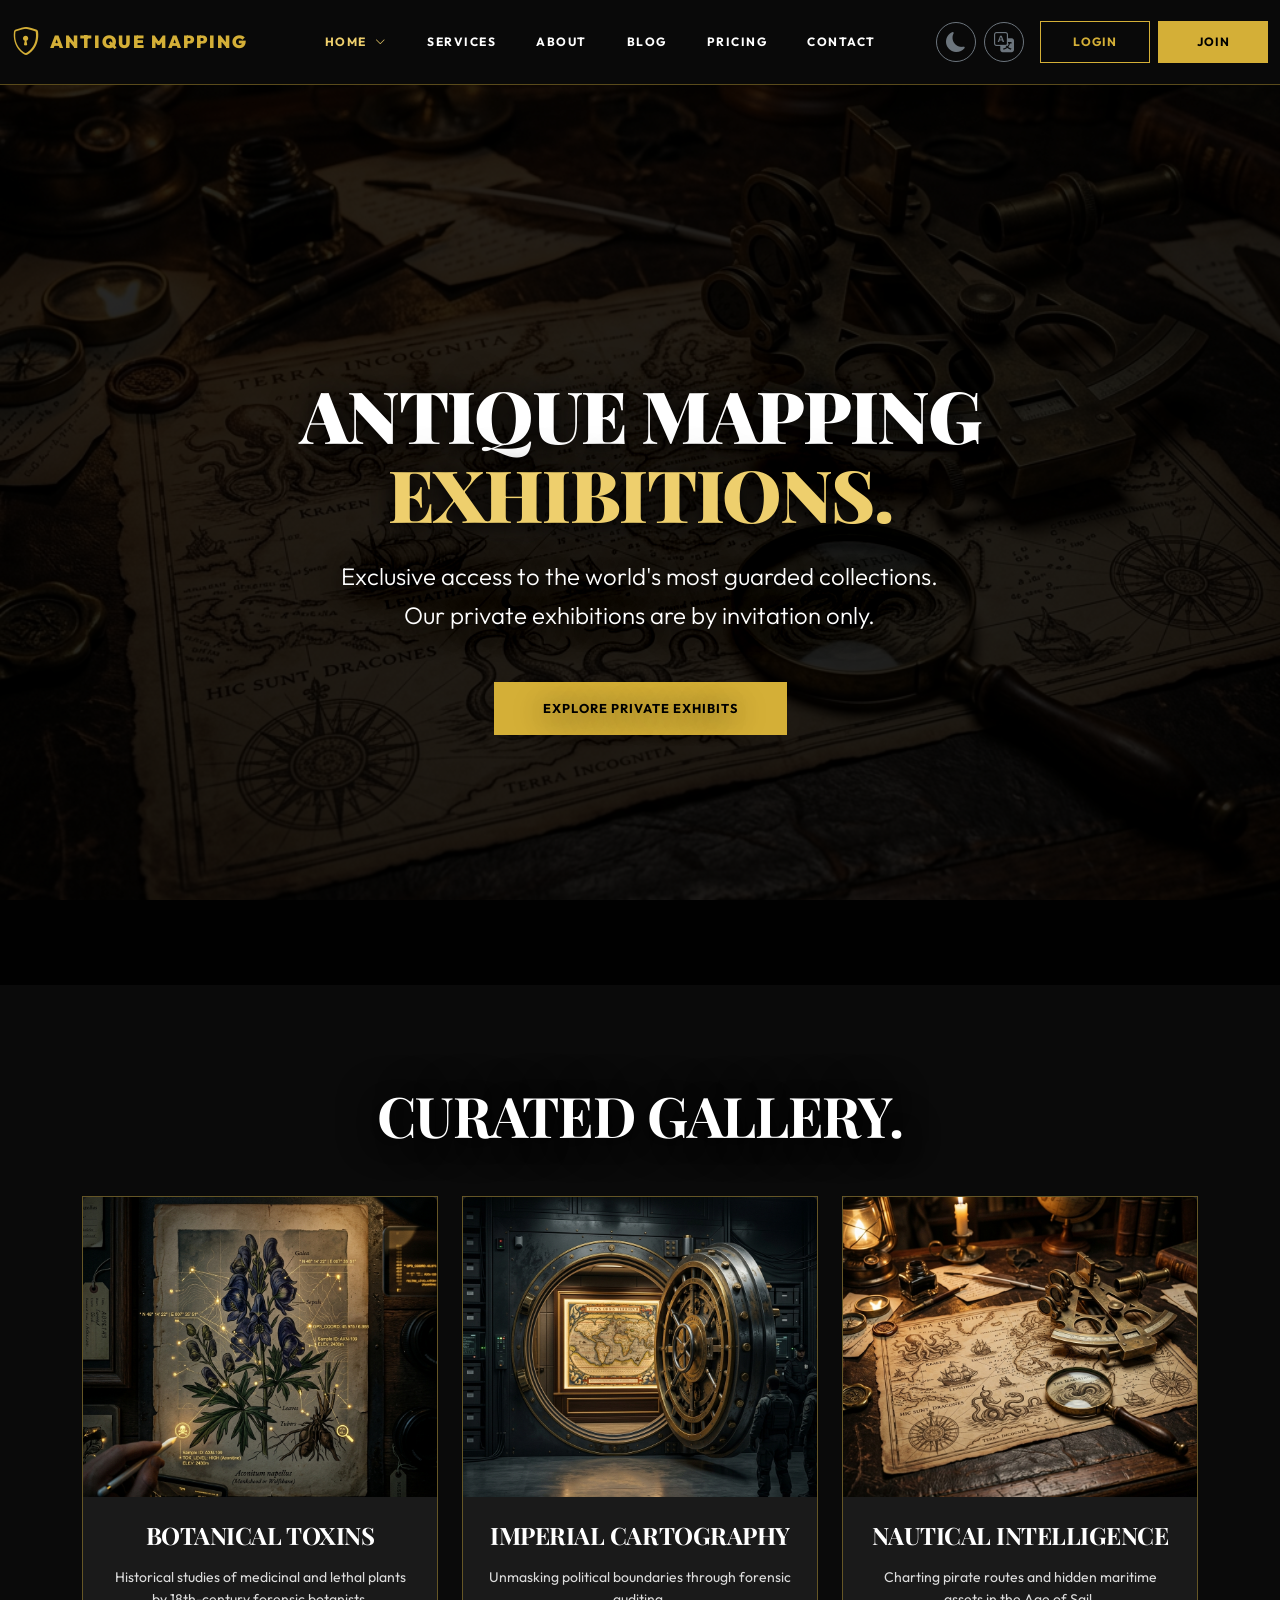
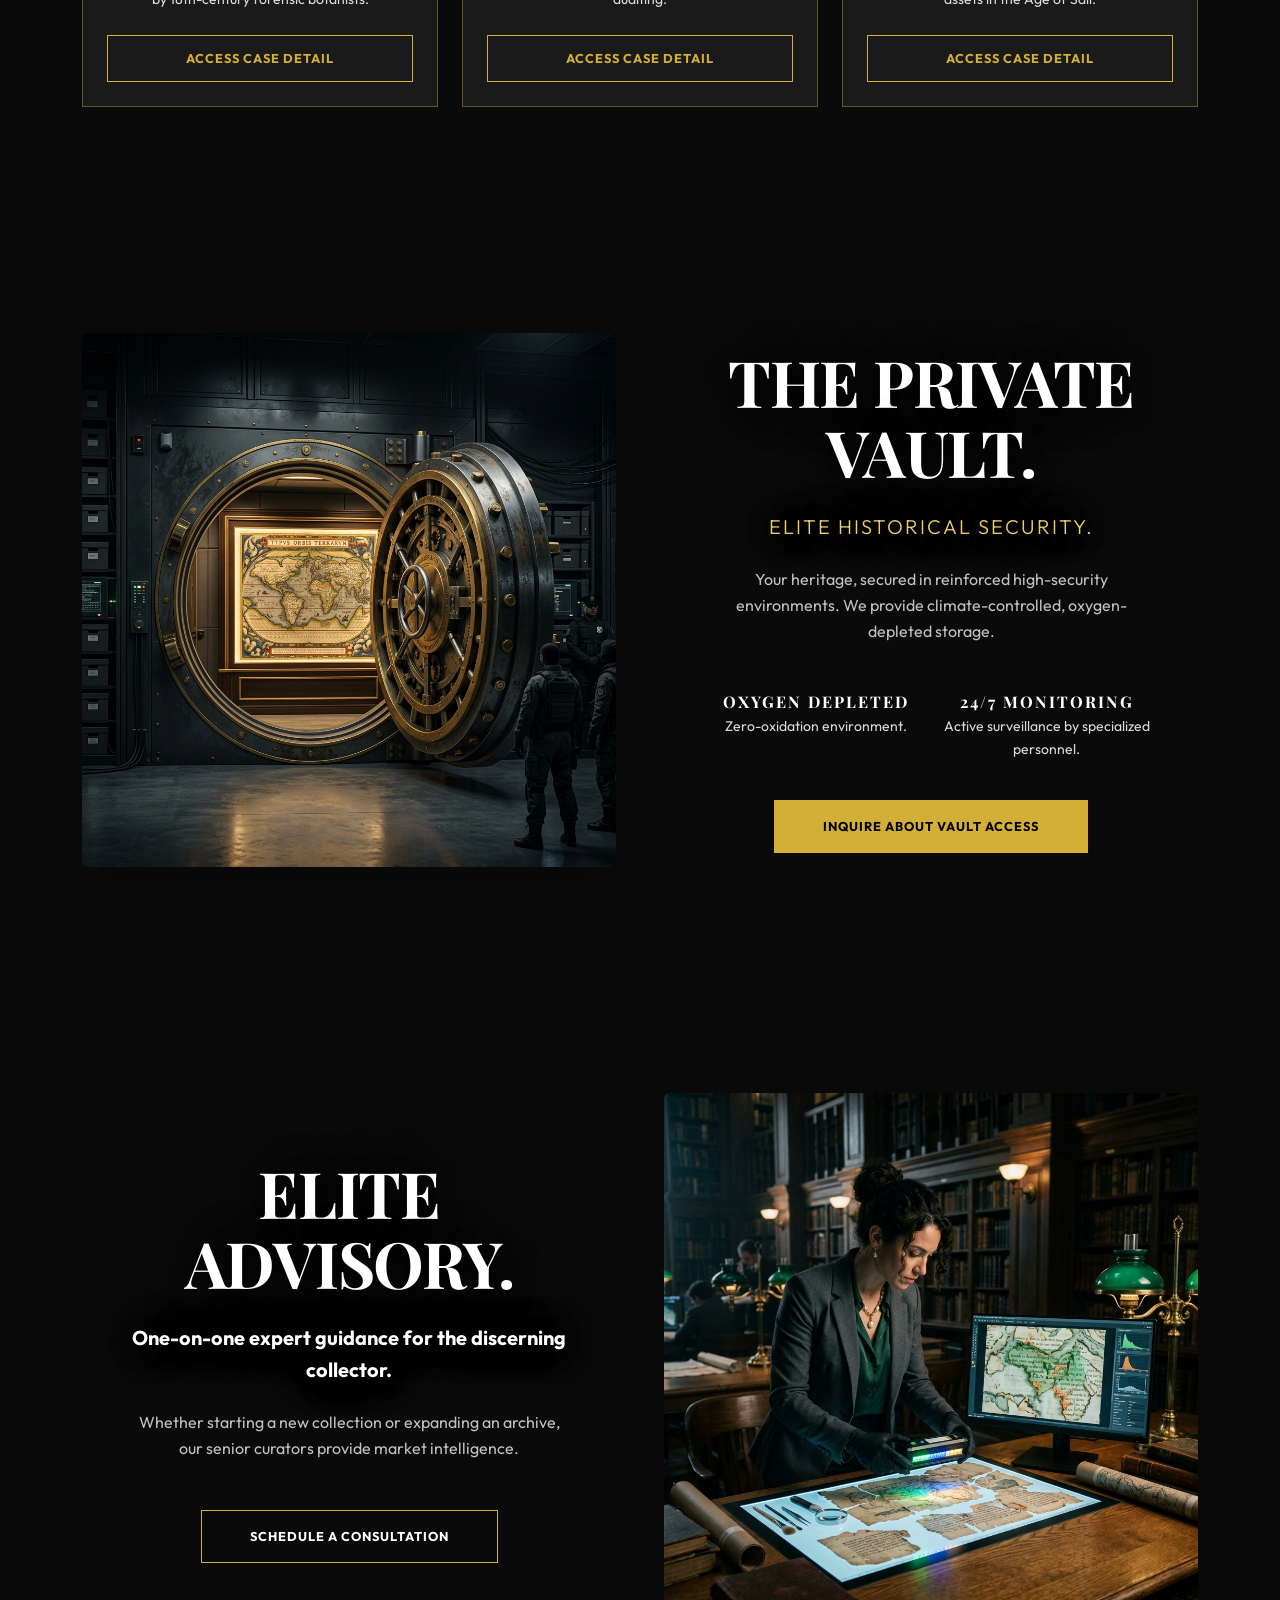
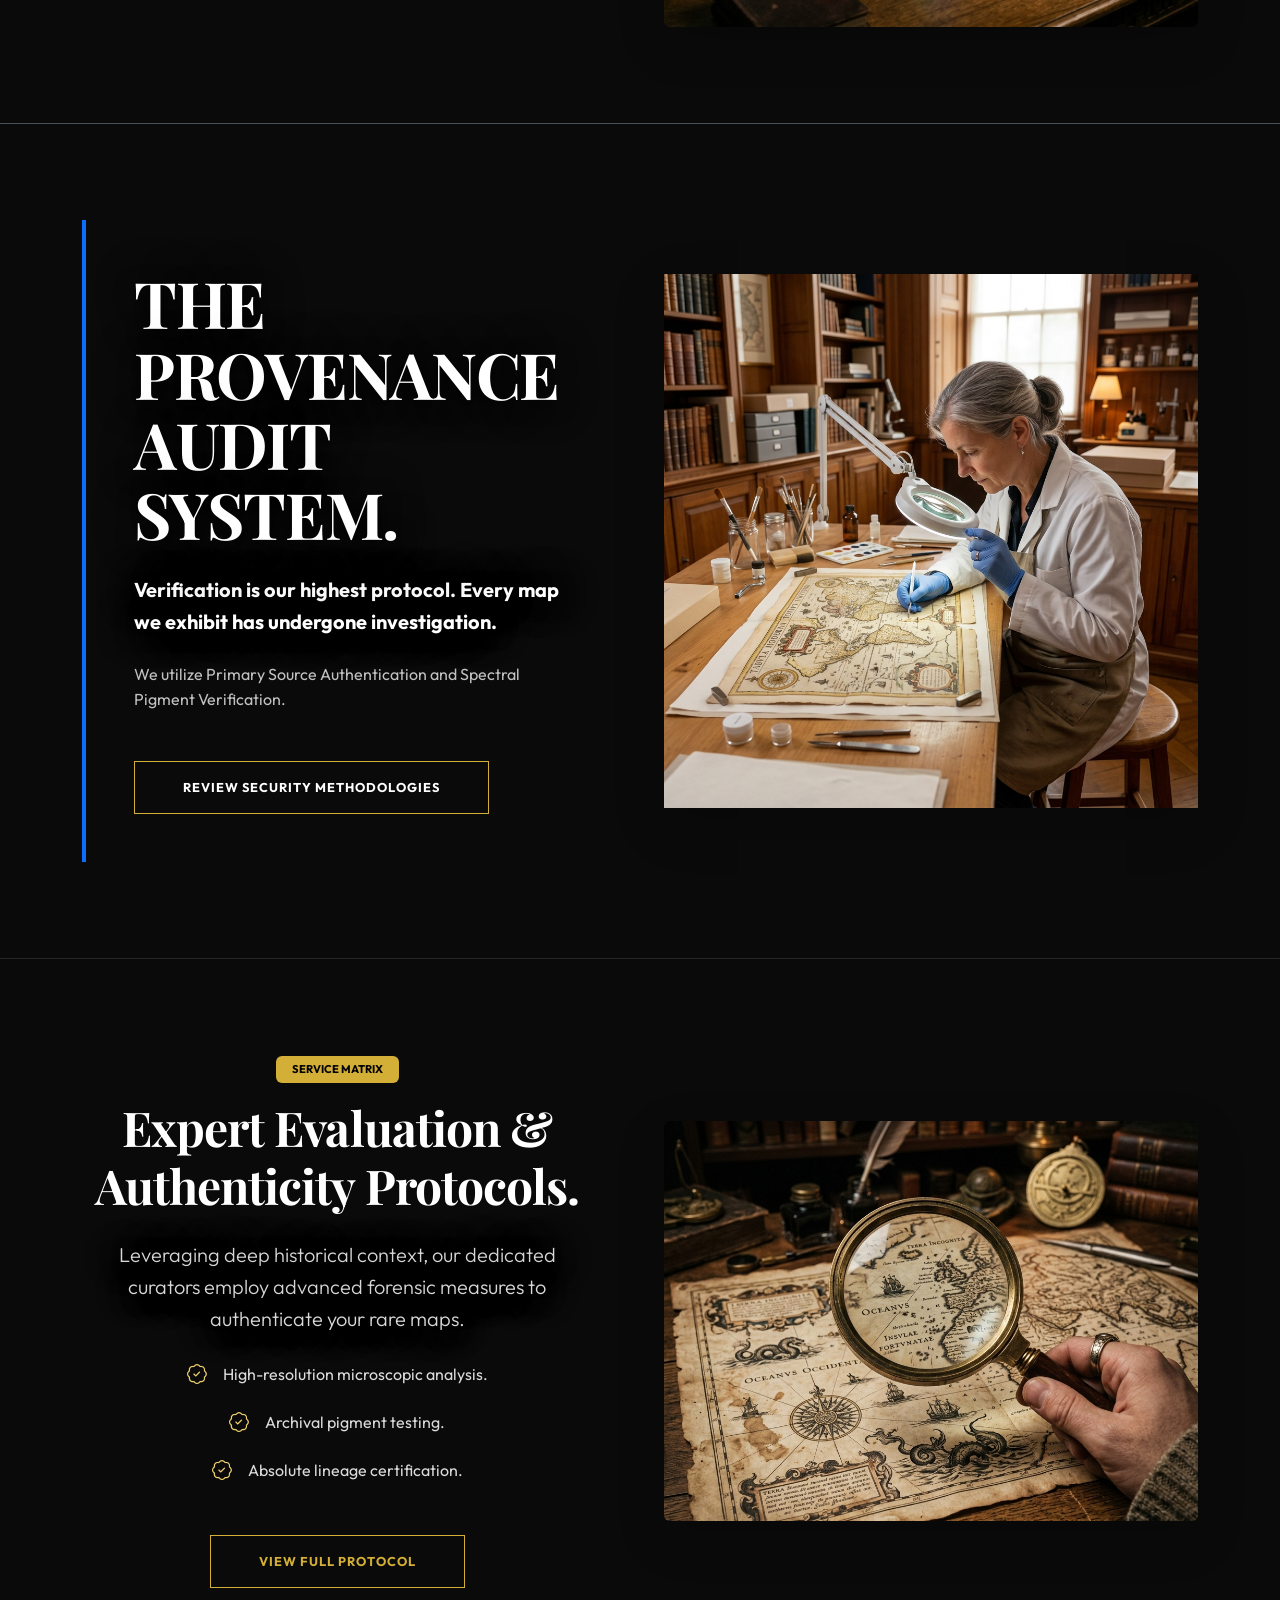
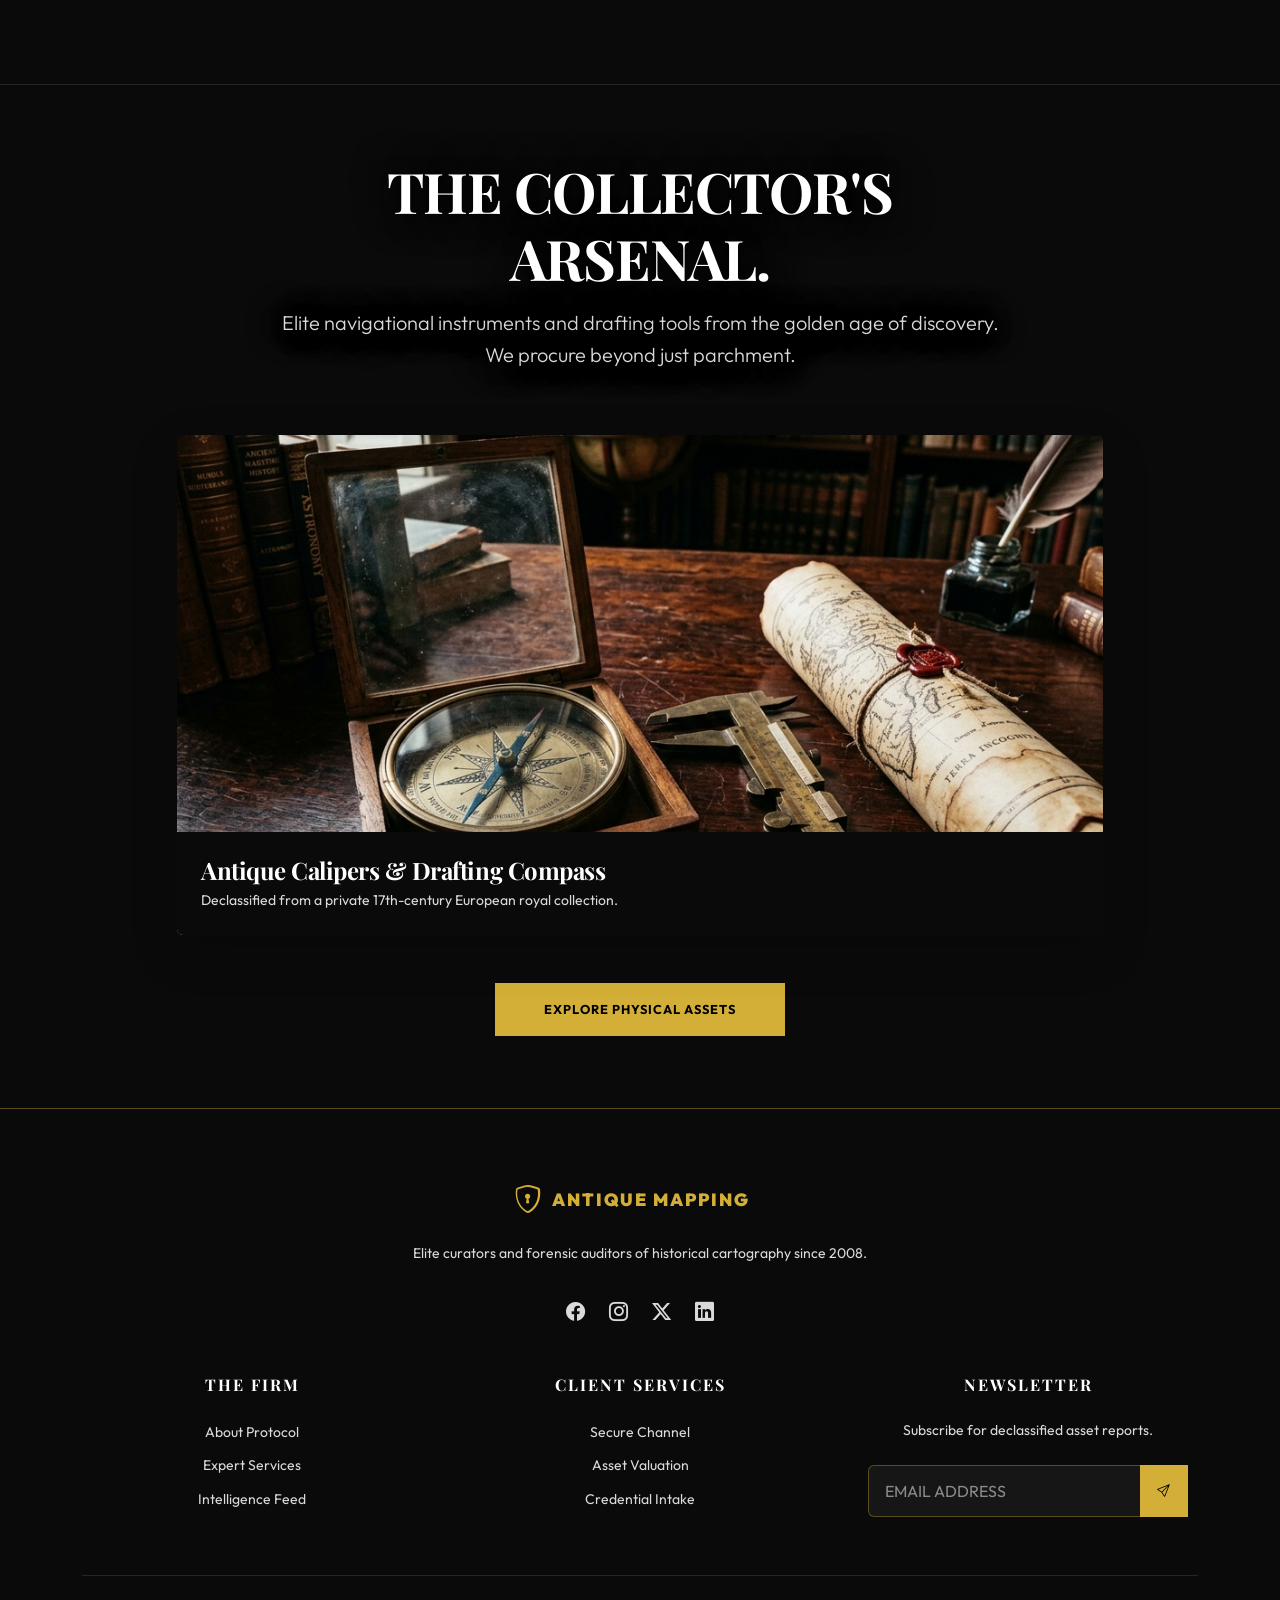
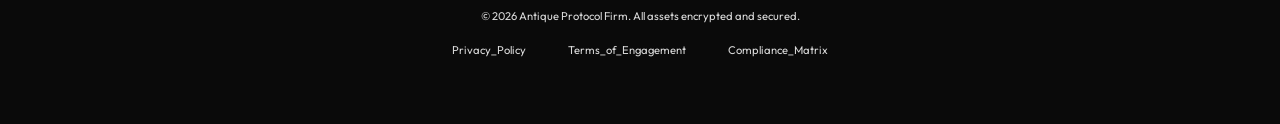
<file: home-2.html>
<!DOCTYPE html>
<html lang="en" dir="ltr" data-bs-theme="dark">
<head>
    <meta charset="UTF-8">
    <meta name="viewport" content="width=device-width, initial-scale=1.0">
    <title>Home 2 | ANtique mapping</title>
    <!-- Bootstrap 5 CSS -->
    <link href="https://cdn.jsdelivr.net/npm/bootstrap@5.3.3/dist/css/bootstrap.min.css" rel="stylesheet">
    <!-- Bootstrap Icons -->
    <link rel="stylesheet" href="https://cdn.jsdelivr.net/npm/bootstrap-icons@1.11.3/font/bootstrap-icons.min.css">
    <!-- Custom Style -->
    <link rel="stylesheet" href="assets/css/style.css">
    <link rel="icon" type="image/svg+xml" href="assets/favicon.svg">
    <style>
        .hero-2 {
            background-image: url('assets/images/forensic_nautical_jpg_1774976991789.jpg');
            background-size: cover;
            background-position: center;
        }
    </style>

<script>
        (function() {
            const savedTheme = localStorage.getItem('theme') || 'dark';
            const savedDir = localStorage.getItem('dir') || 'ltr';
            document.documentElement.setAttribute('data-bs-theme', savedTheme);
            document.documentElement.setAttribute('dir', savedDir);
            if (savedDir === 'rtl') {
                const link = document.createElement('link');
                link.rel = 'stylesheet';
                link.href = 'https://cdn.jsdelivr.net/npm/bootstrap@5.3.3/dist/css/bootstrap.rtl.min.css';
                document.head.appendChild(link);
            }
        })();
    </script>
</head>
<body>
    <!-- Header -->
    <header>
        <nav class="navbar navbar-expand-xl fixed-top">
            <div class="container">
                <a class="navbar-brand d-flex align-items-center" href="index.html">
                    <i class="bi bi-shield-lock me-2 fs-3"></i>
                    <span>Antique Mapping</span>
                </a>

                <div class="d-flex align-items-center order-xl-3">
                    <!-- Desktop Toggles (Visible for XL screens) -->
                    <div class="d-none d-xl-flex align-items-center gap-2 me-3">
                        <button class="btn btn-outline-secondary rounded-circle d-flex align-items-center justify-content-center" style="width: 40px; height: 40px;" onclick="toggleTheme()" type="button" aria-label="Toggle theme">
                            <i class="bi bi-moon-fill fs-5" id="themeIcon"></i>
                        </button>
                        <button class="btn btn-outline-secondary rounded-circle d-flex align-items-center justify-content-center" style="width: 40px; height: 40px;" onclick="toggleRTL()" type="button" aria-label="Toggle RTL">
                            <i class="bi bi-translate fs-5"></i>
                        </button>
                    </div>

                    <div class="d-none d-xl-flex align-items-center gap-2 navbar-cta">
                        <a href="login.html" class="btn btn-outline-primary">Login</a>
                        <a href="register.html" class="btn btn-primary">Join</a>
                    </div>
                    
                    <!-- Hamburger (Visible for screens <= 1199px) -->
                    <button class="navbar-toggler" type="button" data-bs-toggle="offcanvas"
                        data-bs-target="#mobileMenu">
                        <i class="bi bi-list fs-4"></i>
                    </button>
                </div>

                <div class="collapse navbar-collapse" id="navbarNav">
                    <ul class="navbar-nav mx-auto">
                        <li class="nav-item dropdown">
                            <a class="nav-link dropdown-toggle active" href="#" id="homeDropdown" role="button" data-bs-toggle="dropdown" aria-expanded="false">
                                HOME <i class="bi bi-chevron-down ms-1 small"></i>
                            </a>
                            <ul class="dropdown-menu border-0 shadow-lg" aria-labelledby="homeDropdown">
                                <li><a class="dropdown-item" href="index.html">Home 1</a></li>
                                <li><a class="dropdown-item active" href="home-2.html">Home 2</a></li>
                            </ul>
                        </li>
                        <li class="nav-item"><a class="nav-link" href="services.html">Services</a></li>
                        <li class="nav-item"><a class="nav-link" href="about.html">About</a></li>
                        <li class="nav-item"><a class="nav-link" href="blog.html">Blog</a></li>
                        <li class="nav-item"><a class="nav-link" href="pricing.html">Pricing</a></li>
                        <li class="nav-item"><a class="nav-link" href="contact.html">Contact</a></li>
                    </ul>
                </div>
            </div>
        </nav>
    </header>
    <!-- Mobile Menu Offcanvas -->
    <div class="offcanvas offcanvas-start bg-dark text-theme" tabindex="-1" id="mobileMenu">
        <div class="offcanvas-header pb-0 border-bottom border-secondary border-opacity-25 py-3">
            <a class="navbar-brand d-flex align-items-center" href="index.html">
                <i class="bi bi-shield-lock me-2 fs-3 text-primary"></i>
                <span class="text-theme">Antique Mapping</span>
            </a>
            <button type="button" class="btn-close btn-close-white" data-bs-dismiss="offcanvas"></button>
        </div>
        <div class="offcanvas-body">
            <ul class="nav flex-column mb-4 mt-4">
                <li class="nav-item">
                    <a class="nav-link active d-flex justify-content-between align-items-center" data-bs-toggle="collapse" href="#homeSubmenu" role="button" aria-expanded="false" aria-controls="homeSubmenu">
                        HOME <i class="bi bi-chevron-down"></i>
                    </a>
                    <div class="collapse ps-3" id="homeSubmenu">
                        <ul class="nav flex-column">
                            <li class="nav-item"><a class="nav-link" href="index.html">Home 1</a></li>
                            <li class="nav-item"><a class="nav-link" href="home-2.html">Home 2</a></li>
                        </ul>
                    </div>
                </li>
                <li class="nav-item"><a class="nav-link" href="services.html">Services</a></li>
                <li class="nav-item"><a class="nav-link" href="about.html">About</a></li>
                <li class="nav-item"><a class="nav-link" href="blog.html">Blog</a></li>
                <li class="nav-item"><a class="nav-link" href="pricing.html">Pricing</a></li>
                <li class="nav-item"><a class="nav-link" href="contact.html">Contact</a></li>
            </ul>

            <!-- Mobile Auth Section -->
            <div class="offcanvas-auth-section border-top border-secondary border-opacity-25 pt-4 mb-3">
                <h6 class="text-uppercase small fw-bold text-secondary ls-2 mb-3">Account</h6>
                <div class="d-flex flex-column gap-2 mb-3">
                    <a href="login.html" class="btn btn-outline-secondary justify-content-center text-uppercase fw-bold">Login</a>
                    <a href="register.html" class="btn btn-primary justify-content-center text-uppercase fw-bold text-black">Join</a>
                </div>
            </div>

            <!-- Settings Toggles -->
            <div class="offcanvas-toggles border-top border-secondary border-opacity-25 pt-4 mb-4">
                <h6 class="text-uppercase small fw-bold text-secondary ls-2 mb-3">Settings</h6>
                <div class="d-flex gap-3">
                    <button class="btn btn-outline-secondary rounded-circle d-flex align-items-center justify-content-center" style="width: 44px; height: 44px;" onclick="toggleTheme()" type="button" aria-label="Toggle theme">
                        <i class="bi bi-moon-fill fs-5" id="themeIcon"></i>
                    </button>
                    <button class="btn btn-outline-secondary rounded-circle d-flex align-items-center justify-content-center" style="width: 44px; height: 44px;" onclick="toggleRTL()" type="button" aria-label="Toggle RTL">
                        <i class="bi bi-translate fs-5"></i>
                    </button>
                </div>
            </div>

            
        </div>
    </div>


    <main style="padding-top: 85px;">
        <!-- Elite Gallery Hero -->
        <section class="hero-2 d-flex align-items-center">
            <div class="container hero-content text-center py-5">
                <div class="row justify-content-center">
                    <div class="col-lg-10">
                        <h1 class="display-2 font-serif text-uppercase mb-4 text-theme">Antique mapping <br><span class="text-primary">Exhibitions.</span></h1>
                        <p class="lead mb-5 fs-4 col-lg-8 mx-auto text-theme">Exclusive access to the world's most guarded collections. Our private exhibitions are by invitation only.</p>
                        <a href="#exhibits" class="btn btn-primary px-5 py-3">Explore Private Exhibits</a>
                    </div>
                </div>
            </div>
        </section>

        <!-- Current Exhibitions Matrix (Curated Gallery) -->
        <section id="exhibits" class="py-5 bg-dark">
            <div class="container py-lg-5">
                <div class="text-center mb-5">
                    <h2 class="display-4 fw-bold text-uppercase centered-title">Curated Gallery.</h2>
                </div>
                <div class="row g-4 justify-content-center text-center">
                    <div class="col-md-6 col-lg-4">
                        <div class="card bg-dark border-secondary h-100 product-card text-center">
                            <img src="assets/images/matrix_botanical_jpg_1774976969725.jpg" class="card-img-top opacity-100" alt="Botanical Exhibit" style="height: 300px; object-fit: cover;">
                            <div class="card-body p-4 text-center d-flex flex-column">
                                <h4 class="fw-bold text-uppercase mb-3">Botanical Toxins</h4>
                                <p class="text-secondary small mb-4">Historical studies of medicinal and lethal plants by 18th-century forensic botanists.</p>
                                <a href="services.html" class="btn btn-outline-primary btn-sm w-100 mt-auto">Access Case Detail</a>
                            </div>
                        </div>
                    </div>
                    <div class="col-md-6 col-lg-4">
                        <div class="card bg-dark border-secondary h-100 product-card text-center">
                            <img src="assets/images/vault_map_hero_jpg_1774976949861.jpg" class="card-img-top opacity-100" alt="World Map Exhibit" style="height: 300px; object-fit: cover;">
                            <div class="card-body p-4 text-center d-flex flex-column">
                                <h4 class="fw-bold text-uppercase mb-3">Imperial Cartography</h4>
                                <p class="text-secondary small mb-4">Unmasking political boundaries through forensic auditing.</p>
                                <a href="services.html" class="btn btn-outline-primary btn-sm w-100 mt-auto">Access Case Detail</a>
                            </div>
                        </div>
                    </div>
                    <div class="col-md-6 col-lg-4">
                        <div class="card bg-dark border-secondary h-100 product-card text-center">
                            <img src="assets/images/forensic_nautical_jpg_1774976991789.jpg" class="card-img-top opacity-100" alt="Nautical Exhibit" style="height: 300px; object-fit: cover;">
                            <div class="card-body p-4 text-center d-flex flex-column">
                                <h4 class="fw-bold text-uppercase mb-3">Nautical Intelligence</h4>
                                <p class="text-secondary small mb-4">Charting pirate routes and hidden maritime assets in the Age of Sail.</p>
                                <a href="services.html" class="btn btn-outline-primary btn-sm w-100 mt-auto">Access Case Detail</a>
                            </div>
                        </div>
                    </div>
                </div>
            </div>
        </section>

        <!-- The Private Vault -->
        <section class="py-5 bg-dark">
            <div class="container py-lg-5">
                <div class="row align-items-center g-5">
                    <div class="col-lg-6">
                        <img src="assets/images/vault_map_hero_jpg_1774976949861.jpg" class="img-fluid shadow-lg rounded" alt="Elite Archive Vault">
                    </div>
                    <div class="col-lg-6">
                        <div class="p-lg-5 text-center my-auto">
                            <h2 class="display-3 fw-bold mb-4">The Private Vault.</h2>
                            <p class="lead mb-4 text-primary text-uppercase ls-2">Elite Historical Security.</p>
                            <p class="mb-5 opacity-75">Your heritage, secured in reinforced high-security environments. We provide climate-controlled, oxygen-depleted storage.</p>
                            
                            <div class="row g-4 mb-4 justify-content-center">
                                <div class="col-sm-6">
                                    <h6 class="fw-bold mb-1 text-uppercase text-theme ls-2">Oxygen Depleted</h6>
                                    <p class="small text-secondary">Zero-oxidation environment.</p>
                                </div>
                                <div class="col-sm-6">
                                    <h6 class="fw-bold mb-1 text-uppercase text-theme ls-2">24/7 Monitoring</h6>
                                    <p class="small text-secondary">Active surveillance by specialized personnel.</p>
                                </div>
                            </div>

                            <a href="contact.html" class="btn btn-primary px-5 py-3">Inquire About Vault Access</a>
                        </div>
                    </div>
                </div>
            </div>
        </section>

        <!-- Elite Advisory -->
        <section class="py-5 bg-white text-black">
            <div class="container py-lg-5">
                <div class="row align-items-center g-5">
                    <div class="col-lg-6 order-lg-2">
                        <img src="assets/images/forensic_specialist.png" class="img-fluid shadow-lg rounded" alt="Expert Consultation">
                    </div>
                    <div class="col-lg-6 order-lg-1">
                        <div class="p-lg-5 text-center">
                            <h2 class="display-3 fw-bold mb-4">Elite Advisory.</h2>
                            <p class="lead mb-4 fw-bold">One-on-one expert guidance for the discerning collector.</p>
                            <p class="mb-5 opacity-75">Whether starting a new collection or expanding an archive, our senior curators provide market intelligence.</p>
                            <a href="contact.html" class="btn btn-dark text-theme px-5 py-3">Schedule a Consultation</a>
                        </div>
                    </div>
                </div>
            </div>
        </section>

        <!-- The Provenance Audit System -->
        <!-- Curated with Framing -->
        <section class="py-5 bg-white text-black border-top">
            <div class="container py-lg-5">
                <div class="row align-items-center g-5">
                    <div class="col-lg-6">
                        <div class="ps-4 py-4 p-lg-5 border-start border-primary border-4">
                            <h2 class="display-3 fw-bold mb-4 text-uppercase">The Provenance Audit System.</h2>
                            <p class="lead mb-4 fw-bold">Verification is our highest protocol. Every map we exhibit has undergone investigation.</p>
                            <p class="mb-5 opacity-75">We utilize Primary Source Authentication and Spectral Pigment Verification.</p>
                            <a href="about.html" class="btn btn-dark text-theme px-5 py-3">Review Security Methodologies</a>
                        </div>
                    </div>
                    <div class="col-lg-6">
                        <img src="assets/images/restoration_process_jpg_1774975886753.jpg" class="img-fluid grayscale-img hover-color shadow-lg" alt="Forensic Restoration">
                    </div>
                </div>
            </div>
        </section>
            <!-- Expert Appraisal Section -->
        <section class="py-5 bg-dark border-top border-secondary border-opacity-25">
            <div class="container py-lg-5">
                <div class="row align-items-center g-5">
                    <div class="col-lg-6 order-lg-2">
                        <img src="assets/images/historical_map_analysis.png" class="img-fluid rounded shadow-lg" alt="Historical Map Analysis" style="height: 400px; width: 100%; object-fit: cover;">
                    </div>
                    <div class="col-lg-6 order-lg-1">
                        <div class="pe-lg-4 text-center">
                            <span class="badge bg-primary mb-3 fs-tiny text-uppercase px-3 py-2">Service Matrix</span>
                            <h2 class="display-5 fw-bold mb-4 text-theme">Expert Evaluation & Authenticity Protocols.</h2>
                            <p class="lead text-secondary mb-4">Leveraging deep historical context, our dedicated curators employ advanced forensic measures to authenticate your rare maps.</p>
                            <ul class="list-unstyled text-secondary mb-5 d-inline-block text-start">
                                <li class="mb-3 d-flex align-items-center justify-content-center"><i class="bi bi-patch-check text-primary me-3 fs-5"></i> High-resolution microscopic analysis.</li>
                                <li class="mb-3 d-flex align-items-center justify-content-center"><i class="bi bi-patch-check text-primary me-3 fs-5"></i> Archival pigment testing.</li>
                                <li class="d-flex align-items-center justify-content-center"><i class="bi bi-patch-check text-primary me-3 fs-5"></i> Absolute lineage certification.</li>
                            </ul>
                            <div class="d-block">
                                <a href="services.html" class="btn btn-outline-primary px-5 py-3">View Full Protocol</a>
                            </div>
                        </div>
                    </div>
                </div>
            </div>
        </section>

        <!-- The Vault Section -->
        <section class="py-5 bg-black py-lg-5 border-top border-secondary border-opacity-25">
            <div class="container py-lg-4 text-center">
                <div class="row justify-content-center mb-5 text-center">
                    <div class="col-lg-8">
                        <h2 class="display-4 fw-bold text-uppercase text-theme">The Collector's Arsenal.</h2>
                        <p class="lead text-secondary mt-3">Elite navigational instruments and drafting tools from the golden age of discovery. We procure beyond just parchment.</p>
                    </div>
                </div>
                <div class="row justify-content-center">
                    <div class="col-lg-10">
                        <div class="position-relative overflow-hidden rounded shadow-lg">
                            <img src="assets/images/antique_cartography_tools.png" class="img-fluid w-100 transition-smooth hover-zoom" alt="Cartography Tools" style="height: 500px; object-fit: cover;">
                            <div class="position-absolute bottom-0 start-0 w-100 p-4 bg-dark bg-opacity-75 text-start">
                                <h4 class="text-theme fw-bold mb-1">Antique Calipers & Drafting Compass</h4>
                                <p class="text-secondary small mb-0">Declassified from a private 17th-century European royal collection.</p>
                            </div>
                        </div>
                    </div>
                </div>
                <div class="mt-5 text-center">
                    <a href="pricing.html" class="btn btn-primary px-5 py-3 btn-hover-accent">Explore Physical Assets</a>
                </div>
            </div>
        </section>

    </main>
    <!-- Footer -->
    <footer class="mt-auto py-5">
        <div class="container">
            <div class="row g-5 mb-5 justify-content-center text-center">
                <!-- Branding and Social -->
                <div class="col-12">
                    <a class="navbar-brand d-inline-flex align-items-center mb-4" href="index.html">
                        <i class="bi bi-shield-lock me-2 fs-3 text-primary"></i>
                        <span class="text-theme">Antique Mapping</span>
                    </a>
                    <p class="text-secondary small mb-4 mx-auto" style="max-width: 600px;">Elite curators and forensic auditors of historical cartography since 2008.</p>
                    <div class="d-flex footer-social-icons pt-2 justify-content-center">
                        <a href="#"><i class="bi bi-facebook"></i></a>
                        <a href="#"><i class="bi bi-instagram"></i></a>
                        <a href="#"><i class="bi bi-twitter-x"></i></a>
                        <a href="#"><i class="bi bi-linkedin"></i></a>
                    </div>
                </div>

                <!-- Firm Section -->
                <div class="col-12 col-md-4 mb-4 mb-md-0">
                    <h6 class="mb-4 fw-bold text-uppercase text-theme ls-2">The Firm</h6>
                    <ul class="list-unstyled">
                        <li class="mb-2"><a href="about.html" class="text-secondary small text-decoration-none transition-smooth link-hover">About Protocol</a></li>
                        <li class="mb-2"><a href="services.html" class="text-secondary small text-decoration-none transition-smooth link-hover">Expert Services</a></li>
                        <li class="mb-2"><a href="blog.html" class="text-secondary small text-decoration-none transition-smooth link-hover">Intelligence Feed</a></li>
                    </ul>
                </div>

                <!-- Client Services Section -->
                <div class="col-12 col-md-4 mb-4 mb-md-0">
                    <h6 class="mb-4 fw-bold text-uppercase text-theme ls-2">Client Services</h6>
                    <ul class="list-unstyled">
                        <li class="mb-2"><a href="contact.html" class="text-secondary small text-decoration-none transition-smooth link-hover">Secure Channel</a></li>
                        <li class="mb-2"><a href="pricing.html" class="text-secondary small text-decoration-none transition-smooth link-hover">Asset Valuation</a></li>
                        <li class="mb-2"><a href="register.html" class="text-secondary small text-decoration-none transition-smooth link-hover">Credential Intake</a></li>
                    </ul>
                </div>

                <!-- Newsletter Section -->
                <div class="col-12 col-md-4">
                    <h6 class="mb-4 fw-bold text-uppercase text-theme ls-2">Newsletter</h6>
                    <p class="text-secondary small mb-4">Subscribe for declassified asset reports.</p>
                    <div class="input-group mx-auto" style="max-width: 320px;">
                        <input type="email" class="form-control" placeholder="EMAIL ADDRESS">
                        <button class="btn btn-primary px-3" type="button"><i class="bi bi-send text-black"></i></button>
                    </div>
                </div>
            </div>

            <hr class="border-secondary opacity-25">

            <!-- Bottom Bar -->
            <div class="row align-items-center py-3">
                <div class="col-12 text-center">
                    <p class="mb-3 fs-tiny text-secondary">&copy; 2026 Antique Protocol Firm. All assets encrypted and secured.</p>
                    <ul class="list-inline mb-0 fs-tiny text-secondary">
                        <li class="list-inline-item"><a href="#" class="mx-3 text-secondary text-decoration-none link-hover">Privacy_Policy</a></li>
                        <li class="list-inline-item"><a href="#" class="mx-3 text-secondary text-decoration-none link-hover">Terms_of_Engagement</a></li>
                        <li class="list-inline-item"><a href="#" class="mx-3 text-secondary text-decoration-none link-hover">Compliance_Matrix</a></li>
                    </ul>
                </div>
            </div>
        </div>
    </footer>
    <!-- Scripts -->
    <script src="https://cdn.jsdelivr.net/npm/bootstrap@5.3.3/dist/js/bootstrap.bundle.min.js"></script>
    <script src="assets/js/main.js"></script>
</body>
</html>
</file>
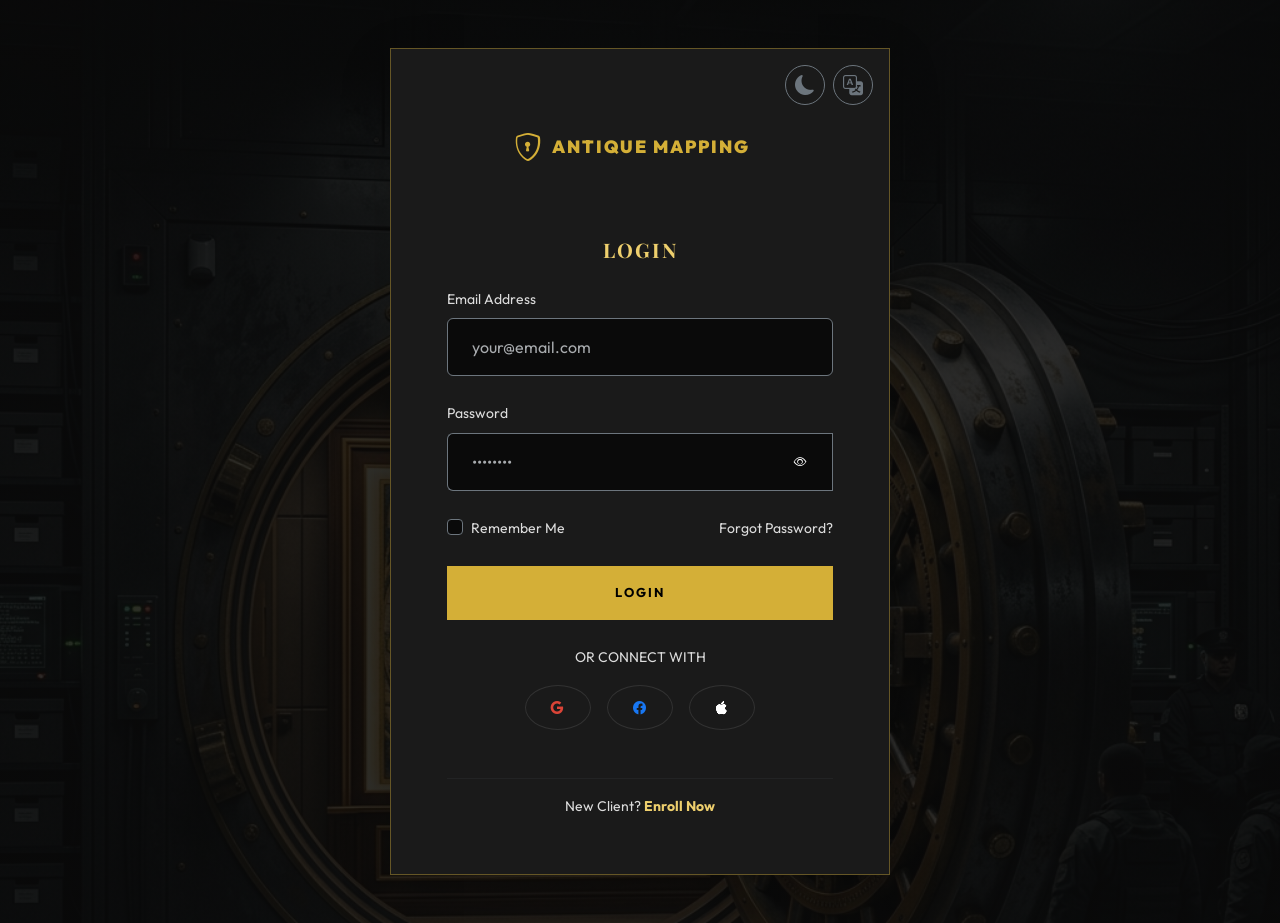
<file: login.html>
<!DOCTYPE html>
<html lang="en" data-bs-theme="dark">
<head>
    <meta charset="UTF-8">
    <meta name="viewport" content="width=device-width, initial-scale=1.0">
    <title>Login | ANtique mapping</title>
    <!-- Bootstrap CSS -->
    <link href="https://cdn.jsdelivr.net/npm/bootstrap@5.3.3/dist/css/bootstrap.min.css" rel="stylesheet">
    <link rel="stylesheet" href="https://cdn.jsdelivr.net/npm/bootstrap-icons@1.11.3/font/bootstrap-icons.min.css">
    <link rel="stylesheet" href="assets/css/style.css">
    <link rel="icon" type="image/svg+xml" href="assets/favicon.svg">
    <style>
        .auth-wrapper {
            min-height: 100vh;
            display: flex;
            align-items: center;
            justify-content: center;
            background: linear-gradient(rgba(10,10,10,0.85), rgba(10,10,10,0.85)), url('assets/images/vault_map_hero_jpg_1774976949861.jpg');
            background-size: cover;
        }
        .auth-card {
            background: var(--surface-color);
            border: 1px solid var(--border-color);
            padding: 3.5rem;
            max-width: 500px;
            width: 100%;
            transition: all var(--transition-smooth);
            position: relative;
            overflow: hidden;
            z-index: 5;
        }
        .auth-card:hover {
            transform: translateY(-8px);
            border-color: var(--accent-color);
            box-shadow: 0 20px 50px rgba(0,0,0,0.4), 0 0 20px rgba(212, 175, 55, 0.1);
        }
        .auth-card::before {
            content: '';
            position: absolute;
            top: -100%;
            left: -100%;
            width: 200%;
            height: 200%;
            background: radial-gradient(circleCode, rgba(212, 175, 55, 0.05) 0%, transparent 70%);
            transition: all var(--transition-smooth);
            pointer-events: none;
            opacity: 0;
        }
        .auth-card:hover::before {
            opacity: 1;
            top: -50%;
            left: -50%;
        }
        .form-control:focus {
            background-color: rgba(255, 255, 255, 0.05) !important;
            border-color: var(--accent-color) !important;
            box-shadow: 0 0 15px rgba(212, 175, 55, 0.2) !important;
        }
        .auth-link {
            transition: all 0.3s ease;
            position: relative;
        }
        .auth-link::after {
            content: '';
            position: absolute;
            width: 0;
            height: 1px;
            bottom: -2px;
            left: 0;
            background-color: var(--accent-color);
            transition: width 0.3s ease;
        }
        .auth-link:hover::after {
            width: 100%;
        }
        .social-icon-btn {
            transition: all 0.3s ease;
            border-color: rgba(255,255,255,0.1);
        }
        .social-icon-btn:hover {
            background-color: var(--accent-color, #d4af37);
            border-color: var(--accent-color, #d4af37);
            color: #000 !important;
            transform: translateY(-3px);
            box-shadow: 0 5px 15px rgba(212, 175, 55, 0.3);
        }
    </style>

<script>
        (function() {
            const savedTheme = localStorage.getItem('theme') || 'dark';
            const savedDir = localStorage.getItem('dir') || 'ltr';
            document.documentElement.setAttribute('data-bs-theme', savedTheme);
            document.documentElement.setAttribute('dir', savedDir);
            if (savedDir === 'rtl') {
                const link = document.createElement('link');
                link.rel = 'stylesheet';
                link.href = 'https://cdn.jsdelivr.net/npm/bootstrap@5.3.3/dist/css/bootstrap.rtl.min.css';
                document.head.appendChild(link);
            }
        })();
    </script>
</head>
<body>
    <main>
        <!-- Section 1: Auth Form -->
        <section class="auth-wrapper py-5">
            <div class="container">
                <div class="row justify-content-center align-items-center">
                    <div class="col-lg-6">
                        <div class="auth-card shadow-lg mx-auto position-relative">
                            <div class="position-absolute top-0 end-0 p-3 d-flex gap-2">
                                <!-- Toggles -->
                                <button class="btn btn-outline-secondary rounded-circle d-flex align-items-center justify-content-center" style="width: 40px; height: 40px;" onclick="toggleTheme()" type="button" aria-label="Toggle theme">
                                    <i class="bi bi-moon-fill fs-5" id="themeIcon"></i>
                                </button>
                                <button class="btn btn-outline-secondary rounded-circle d-flex align-items-center justify-content-center" style="width: 40px; height: 40px;" onclick="toggleRTL()" type="button" aria-label="Toggle RTL">
                                    <i class="bi bi-translate fs-5"></i>
                                </button>
                            </div>
                            <div class="text-center mb-5">
                                <a href="index.html" class="navbar-brand d-inline-flex align-items-center">
                                    <i class="bi bi-shield-lock me-2 fs-2 text-primary"></i>
                                    <span class="text-theme">Antique Mapping</span>
                                </a>
                            </div>
                            
                            <h5 class="fw-bold text-uppercase mb-4 text-primary text-center ls-2">Login</h5>
                            
                            <form class="text-start">
                                <div class="mb-4">
                                    <label class="form-label small text-secondary">Email Address</label>
                                    <input type="email" class="form-control bg-dark border-secondary text-white py-3 px-4" placeholder="your@email.com">
                                </div>
                                <div class="mb-4">
                                    <label class="form-label small text-secondary">Password</label>
                                    <div class="input-group">
                                        <input type="password" class="form-control bg-dark border-secondary text-white py-3 px-4 border-end-0" placeholder="••••••••">
                                        <button class="btn btn-outline-secondary bg-dark border-secondary border-start-0 text-secondary pe-4" type="button" aria-label="Toggle password visibility">
                                            <i class="bi bi-eye"></i>
                                        </button>
                                    </div>
                                </div>
                                <div class="mb-4 d-flex justify-content-between align-items-center">
                                    <div class="form-check">
                                        <input class="form-check-input bg-dark border-secondary" type="checkbox" id="rememberMe">
                                        <label class="form-check-label small text-secondary" for="rememberMe">Remember Me</label>
                                    </div>
                                    <a href="#" class="text-secondary small text-decoration-none auth-link">Forgot Password?</a>
                                </div>
                                <div class="mb-4">
                                    <button class="btn btn-primary w-100 py-3 text-uppercase fw-bold ls-2 btn-hover-accent">Login</button>
                                </div>
                                
                                <div class="text-center mb-3 mt-4">
                                    <span class="text-secondary small text-uppercase ls-1">Or connect with</span>
                                </div>
                                <div class="d-flex justify-content-center gap-3 mb-2">
                                    <a href="#" class="btn btn-outline-secondary rounded-circle d-flex align-items-center justify-content-center social-icon-btn" style="width: 45px; height: 45px;">
                                        <i class="bi bi-google" style="color: #db4437;"></i>
                                    </a>
                                    <a href="#" class="btn btn-outline-secondary rounded-circle d-flex align-items-center justify-content-center social-icon-btn" style="width: 45px; height: 45px;">
                                        <i class="bi bi-facebook" style="color: #1877f2;"></i>
                                    </a>
                                    <a href="#" class="btn btn-outline-secondary rounded-circle d-flex align-items-center justify-content-center social-icon-btn" style="width: 45px; height: 45px;">
                                        <i class="bi bi-apple text-theme"></i>
                                    </a>
                                </div>
                            </form>
                            
                            <div class="mt-5 text-center pt-3 border-top border-secondary border-opacity-10">
                                <p class="small text-secondary mb-0">New Client? <a href="register.html" class="text-primary text-decoration-none fw-bold auth-link">Enroll Now</a></p>
                            </div>
                        </div>
                    </div>
                </div>
            </div>
        </section>
    </main>
    <!-- Scripts -->
    <script src="https://cdn.jsdelivr.net/npm/bootstrap@5.3.3/dist/js/bootstrap.bundle.min.js"></script>
    <script src="assets/js/main.js"></script>
</body>
</html>
</file>
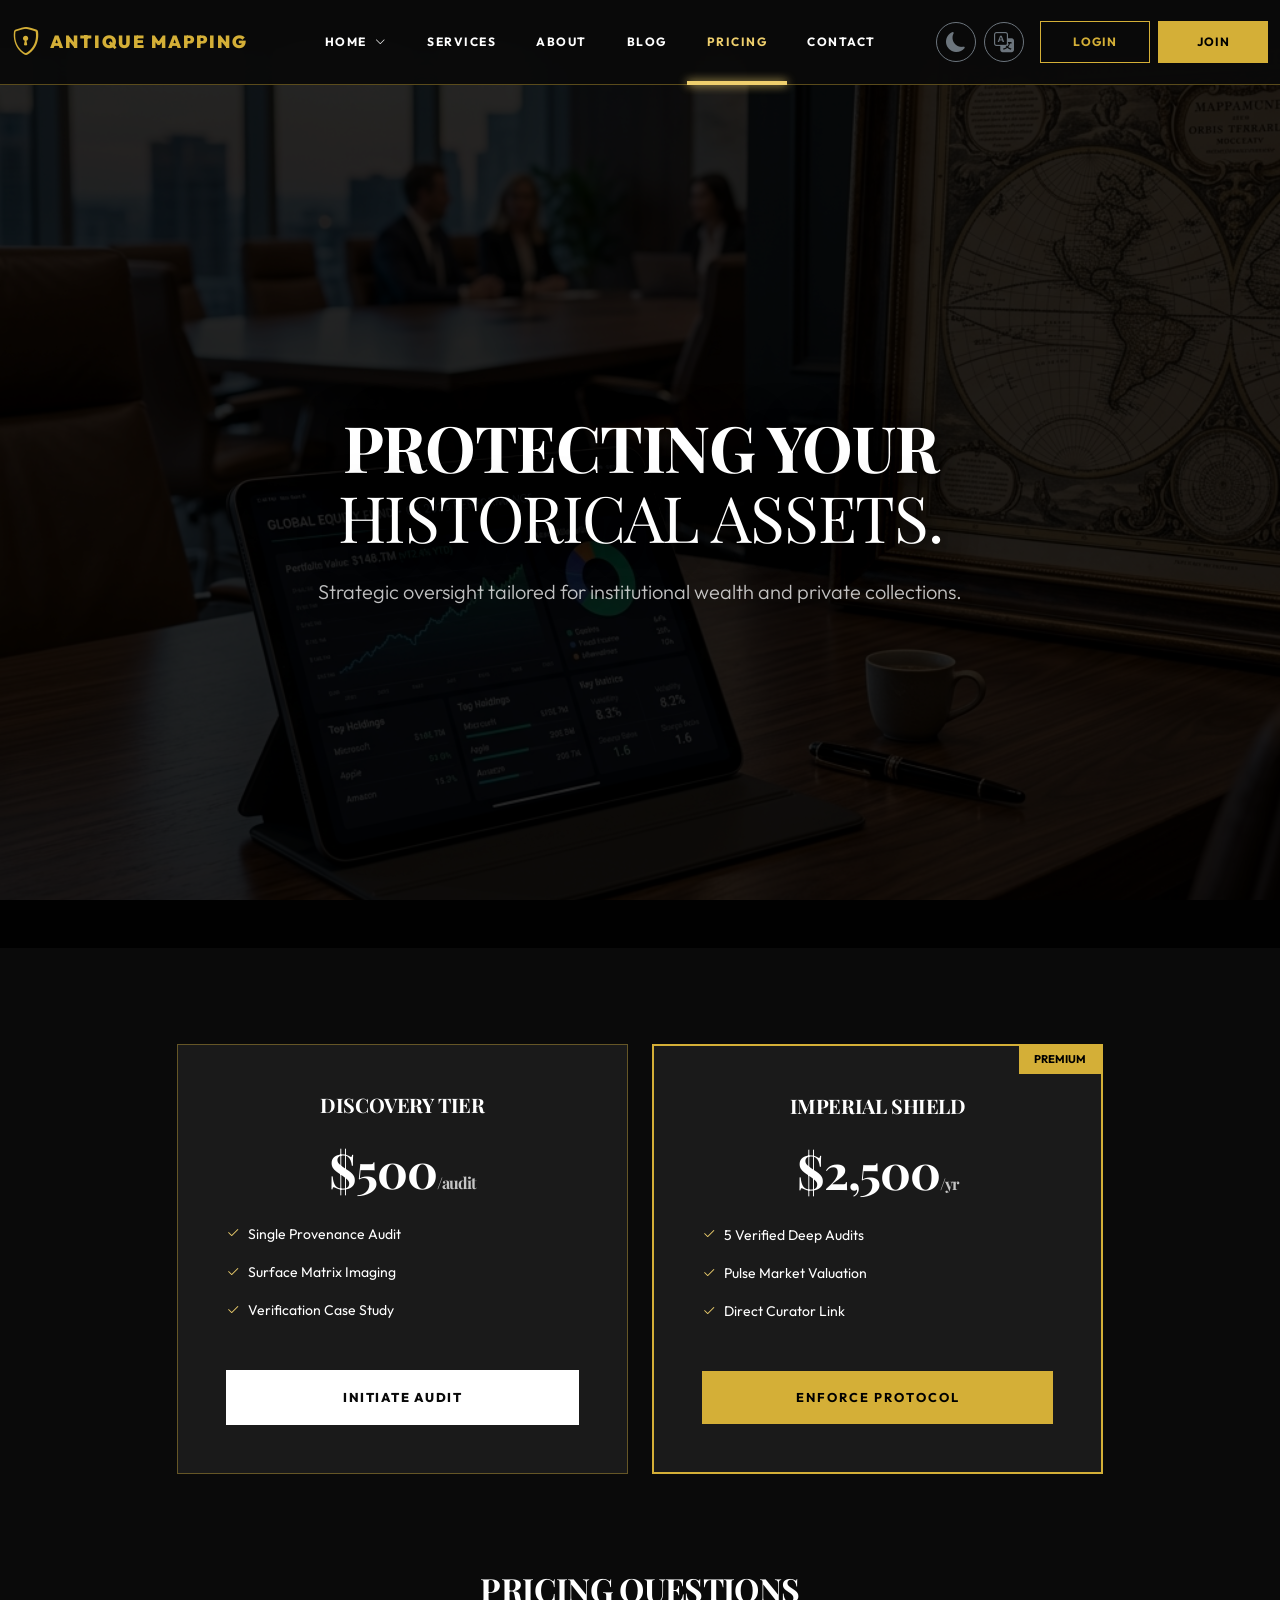
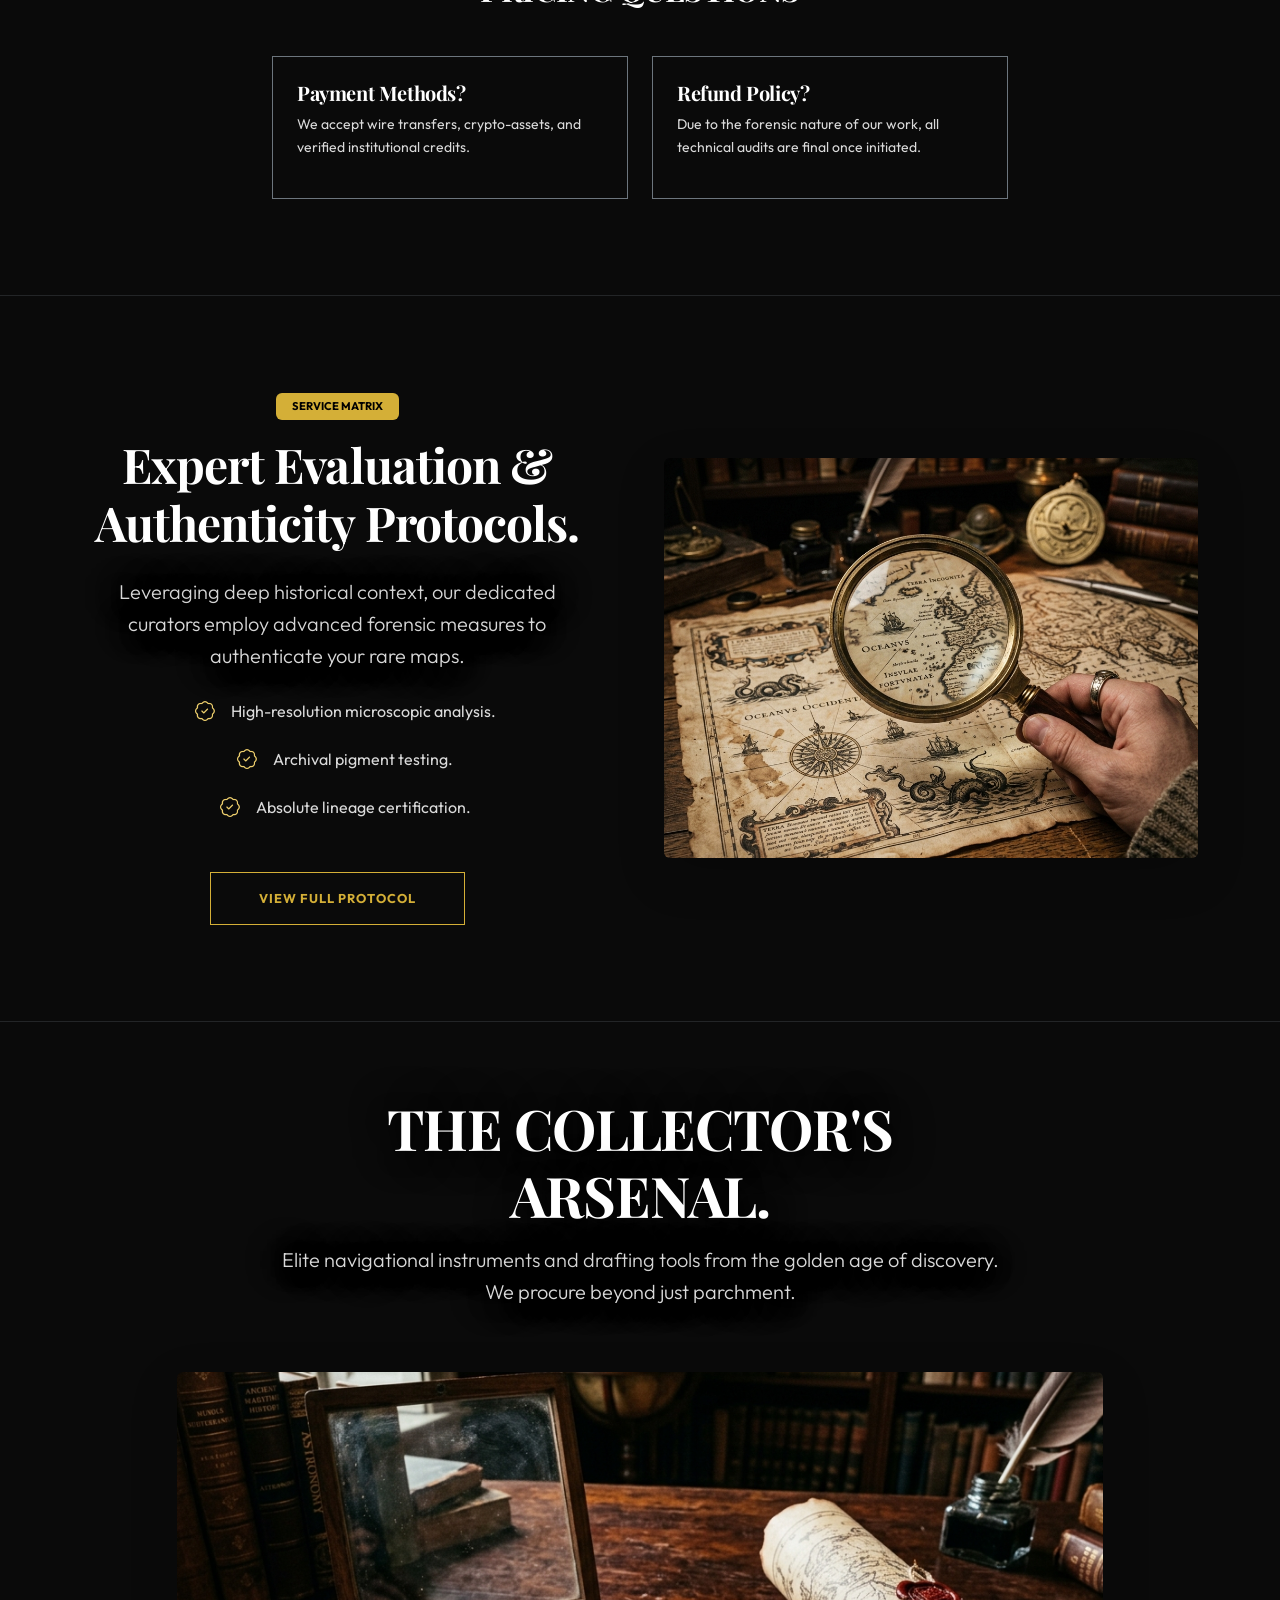
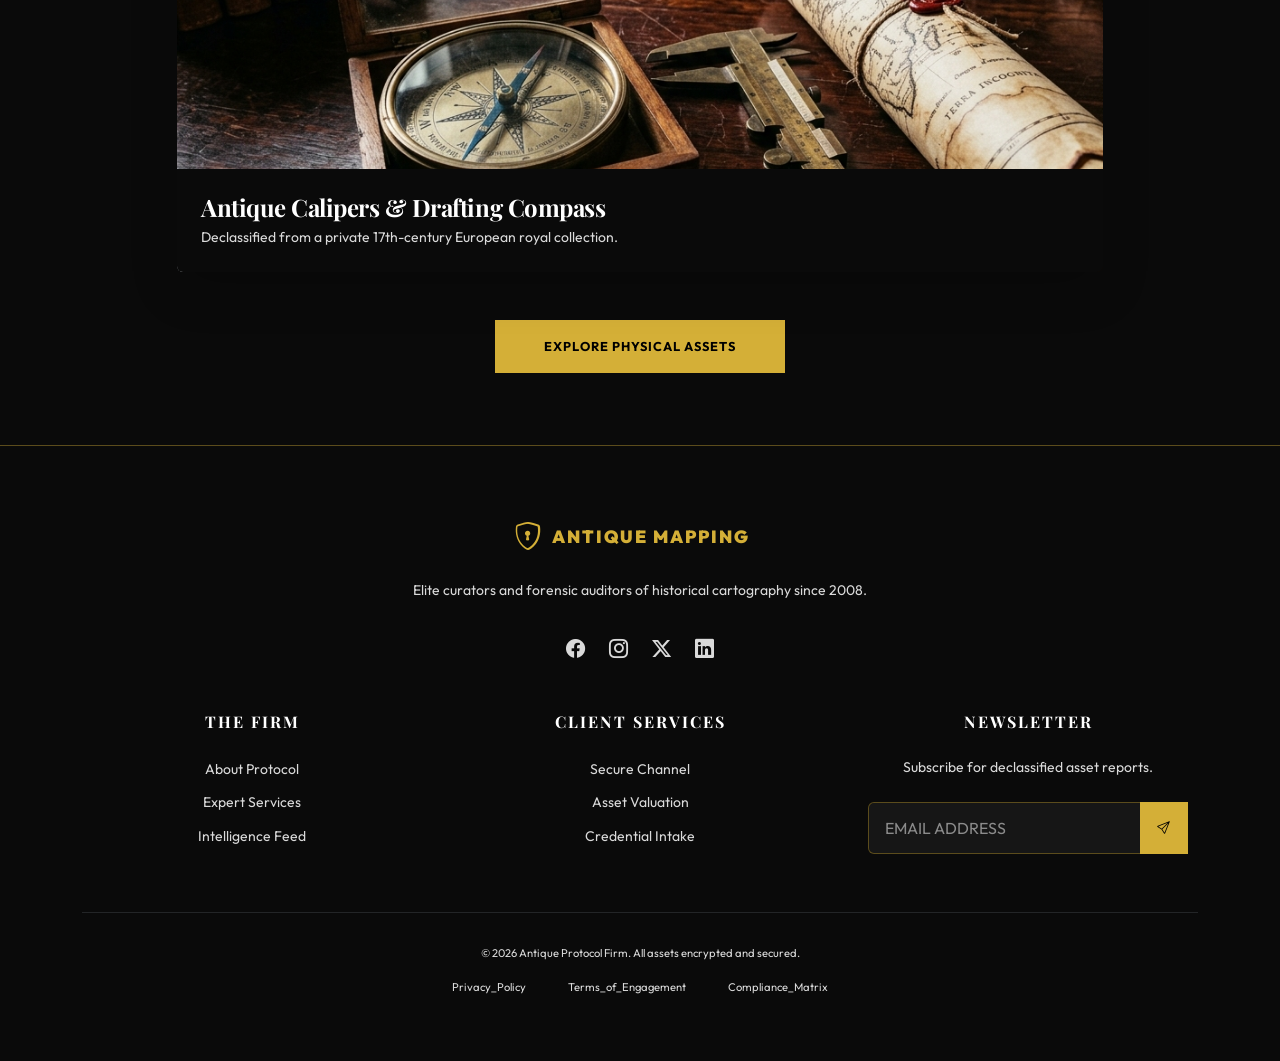
<file: pricing.html>
<!DOCTYPE html>
<html lang="en" dir="ltr" data-bs-theme="dark">
<head>
    <meta charset="UTF-8">
    <meta name="viewport" content="width=device-width, initial-scale=1.0">
    <title>Pricing | ANtique mapping</title>
    <!-- Bootstrap 5 CSS -->
    <link href="https://cdn.jsdelivr.net/npm/bootstrap@5.3.3/dist/css/bootstrap.min.css" rel="stylesheet">
    <link rel="stylesheet" href="https://cdn.jsdelivr.net/npm/bootstrap-icons@1.11.3/font/bootstrap-icons.min.css">
    <link rel="stylesheet" href="assets/css/style.css">
    <!-- Favicon -->
    <link rel="icon" type="image/svg+xml" href="assets/favicon.svg">
    <style>
        .hero-pricing {
            background-image: url('assets/images/pricing_portfolio_jpg_1774977479998.jpg');
            background-size: cover;
            background-position: center;
        }
        .pricing-card-elite {
            border: 1px solid var(--border-color);
            background: var(--surface-color);
            padding: 3rem;
            transition: all 0.4s ease;
            height: 100%;
        }
        .pricing-card-elite:hover {
            transform: translateY(-10px);
            border-color: var(--accent-color);
            box-shadow: 0 15px 40px rgba(0,0,0,0.1);
        }
        .pricing-card-elite.featured {
            border: 2px solid var(--accent-color);
            position: relative;
        }
        .pricing-card-elite.featured::after {
            content: 'PREMIUM';
            position: absolute;
            top: 0; right: 0;
            background: var(--accent-color);
            color: #000;
            padding: 5px 15px;
            font-size: 0.7rem;
            font-weight: bold;
        }
    </style>

<script>
        (function() {
            const savedTheme = localStorage.getItem('theme') || 'dark';
            const savedDir = localStorage.getItem('dir') || 'ltr';
            document.documentElement.setAttribute('data-bs-theme', savedTheme);
            document.documentElement.setAttribute('dir', savedDir);
            if (savedDir === 'rtl') {
                const link = document.createElement('link');
                link.rel = 'stylesheet';
                link.href = 'https://cdn.jsdelivr.net/npm/bootstrap@5.3.3/dist/css/bootstrap.rtl.min.css';
                document.head.appendChild(link);
            }
        })();
    </script>
</head>
<body>
    <!-- Header -->
    <header>
        <nav class="navbar navbar-expand-xl fixed-top">
            <div class="container">
                <a class="navbar-brand d-flex align-items-center" href="index.html">
                    <i class="bi bi-shield-lock me-2 fs-3"></i>
                    <span>Antique Mapping</span>
                </a>

                <div class="d-flex align-items-center order-xl-3">
                    <!-- Desktop Toggles (Visible for XL screens) -->
                    <div class="d-none d-xl-flex align-items-center gap-2 me-3">
                        <button class="btn btn-outline-secondary rounded-circle d-flex align-items-center justify-content-center" style="width: 40px; height: 40px;" onclick="toggleTheme()" type="button" aria-label="Toggle theme">
                            <i class="bi bi-moon-fill fs-5" id="themeIcon"></i>
                        </button>
                        <button class="btn btn-outline-secondary rounded-circle d-flex align-items-center justify-content-center" style="width: 40px; height: 40px;" onclick="toggleRTL()" type="button" aria-label="Toggle RTL">
                            <i class="bi bi-translate fs-5"></i>
                        </button>
                    </div>

                    <div class="d-none d-xl-flex align-items-center gap-2 navbar-cta">
                        <a href="login.html" class="btn btn-outline-primary">Login</a>
                        <a href="register.html" class="btn btn-primary">Join</a>
                    </div>
                    
                    <!-- Hamburger (Visible for screens <= 1199px) -->
                    <button class="navbar-toggler" type="button" data-bs-toggle="offcanvas"
                        data-bs-target="#mobileMenu">
                        <i class="bi bi-list fs-4"></i>
                    </button>
                </div>

                <div class="collapse navbar-collapse" id="navbarNav">
                    <ul class="navbar-nav mx-auto">
                        <li class="nav-item dropdown">
                            <a class="nav-link dropdown-toggle" href="#" id="homeDropdown" role="button" data-bs-toggle="dropdown" aria-expanded="false">
                                HOME <i class="bi bi-chevron-down ms-1 small"></i>
                            </a>
                            <ul class="dropdown-menu border-0 shadow-lg" aria-labelledby="homeDropdown">
                                <li><a class="dropdown-item" href="index.html">Home 1</a></li>
                                <li><a class="dropdown-item" href="home-2.html">Home 2</a></li>
                            </ul>
                        </li>
                        <li class="nav-item"><a class="nav-link" href="services.html">Services</a></li>
                        <li class="nav-item"><a class="nav-link" href="about.html">About</a></li>
                        <li class="nav-item"><a class="nav-link" href="blog.html">Blog</a></li>
                        <li class="nav-item"><a class="nav-link active" href="pricing.html">Pricing</a></li>
                        <li class="nav-item"><a class="nav-link" href="contact.html">Contact</a></li>
                    </ul>
                </div>
            </div>
        </nav>
    </header>
    <!-- Mobile Menu Offcanvas -->
    <div class="offcanvas offcanvas-start bg-dark text-theme" tabindex="-1" id="mobileMenu">
        <div class="offcanvas-header pb-0 border-bottom border-secondary border-opacity-25 py-3">
            <a class="navbar-brand d-flex align-items-center" href="index.html">
                <i class="bi bi-shield-lock me-2 fs-3 text-primary"></i>
                <span class="text-theme">Antique Mapping</span>
            </a>
            <button type="button" class="btn-close btn-close-white" data-bs-dismiss="offcanvas"></button>
        </div>
        <div class="offcanvas-body">
            <ul class="nav flex-column mb-4 mt-4">
                <li class="nav-item">
                    <a class="nav-link d-flex justify-content-between align-items-center" data-bs-toggle="collapse" href="#homeSubmenu" role="button" aria-expanded="false" aria-controls="homeSubmenu">
                        HOME <i class="bi bi-chevron-down"></i>
                    </a>
                    <div class="collapse ps-3" id="homeSubmenu">
                        <ul class="nav flex-column">
                            <li class="nav-item"><a class="nav-link" href="index.html">Home 1</a></li>
                            <li class="nav-item"><a class="nav-link" href="home-2.html">Home 2</a></li>
                        </ul>
                    </div>
                </li>
                <li class="nav-item"><a class="nav-link" href="services.html">Services</a></li>
                <li class="nav-item"><a class="nav-link" href="about.html">About</a></li>
                <li class="nav-item"><a class="nav-link" href="blog.html">Blog</a></li>
                <li class="nav-item"><a class="nav-link active" href="pricing.html">Pricing</a></li>
                <li class="nav-item"><a class="nav-link" href="contact.html">Contact</a></li>
            </ul>

            <!-- Mobile Auth Section -->
            <div class="offcanvas-auth-section border-top border-secondary border-opacity-25 pt-4 mb-3">
                <h6 class="text-uppercase small fw-bold text-secondary ls-2 mb-3">Account</h6>
                <div class="d-flex flex-column gap-2 mb-3">
                    <a href="login.html" class="btn btn-outline-secondary justify-content-center text-uppercase fw-bold">Login</a>
                    <a href="register.html" class="btn btn-primary justify-content-center text-uppercase fw-bold text-black">Join</a>
                </div>
            </div>

            <!-- Settings Toggles -->
            <div class="offcanvas-toggles border-top border-secondary border-opacity-25 pt-4 mb-4">
                <h6 class="text-uppercase small fw-bold text-secondary ls-2 mb-3">Settings</h6>
                <div class="d-flex gap-3">
                    <button class="btn btn-outline-secondary rounded-circle d-flex align-items-center justify-content-center" style="width: 44px; height: 44px;" onclick="toggleTheme()" type="button" aria-label="Toggle theme">
                        <i class="bi bi-moon-fill fs-5" id="themeIcon"></i>
                    </button>
                    <button class="btn btn-outline-secondary rounded-circle d-flex align-items-center justify-content-center" style="width: 44px; height: 44px;" onclick="toggleRTL()" type="button" aria-label="Toggle RTL">
                        <i class="bi bi-translate fs-5"></i>
                    </button>
                </div>
            </div>

            
        </div>
    </div>


        </div>
    </div>


        </div>
    </div>

</div>

    <main>
        <section class="hero-pricing d-flex align-items-center mt-5">
            <div class="container text-center hero-content">
                <h1 class="display-3 fw-bold text-uppercase" style="color: var(--accent-color);">Protecting Your <br><span class="fw-light text-theme">Historical Assets.</span></h1>
                <p class="lead col-lg-8 mx-auto mt-4 text-theme opacity-75">Strategic oversight tailored for institutional wealth and private collections.</p>
            </div>
        </section>

        <!-- Pricing Grid -->
        <section class="py-5 bg-white">
            <div class="container py-lg-5">
                <div class="row g-4 justify-content-center align-items-stretch">
                    <div class="col-md-6 col-lg-5">
                        <div class="pricing-card-elite h-100 text-center">
                            <h5 class="fw-bold text-uppercase mb-4">Discovery Tier</h5>
                            <h2 class="display-5 fw-bold mb-4">$500<span class="fs-6 opacity-75">/audit</span></h2>
                            <ul class="list-unstyled mb-5 text-start small">
                                <li class="mb-3"><i class="bi bi-check2 text-primary me-2"></i>Single Provenance Audit</li>
                                <li class="mb-3"><i class="bi bi-check2 text-primary me-2"></i>Surface Matrix Imaging</li>
                                <li class="mb-3"><i class="bi bi-check2 text-primary me-2"></i>Verification Case Study</li>
                            </ul>
                            <a href="contact.html" class="btn btn-high-contrast w-100 py-3 text-uppercase fw-bold ls-2 link-hover">Initiate Audit</a>
                        </div>
                    </div>
                    <div class="col-md-6 col-lg-5">
                        <div class="pricing-card-elite featured h-100 text-center">
                            <h5 class="fw-bold text-uppercase mb-4">Imperial Shield</h5>
                            <h2 class="display-5 fw-bold mb-4">$2,500<span class="fs-6 opacity-75">/yr</span></h2>
                            <ul class="list-unstyled mb-5 text-start small">
                                <li class="mb-3"><i class="bi bi-check2 text-primary me-2"></i>5 Verified Deep Audits</li>
                                <li class="mb-3"><i class="bi bi-check2 text-primary me-2"></i>Pulse Market Valuation</li>
                                <li class="mb-3"><i class="bi bi-check2 text-primary me-2"></i>Direct Curator Link</li>
                            </ul>
                            <a href="contact.html" class="btn btn-primary w-100 py-3 text-uppercase fw-bold ls-2 link-hover">Enforce Protocol</a>
                        </div>
                    </div>
                </div>

                <!-- FAQ Section (Extra section for count) -->
                <div class="row mt-5 pt-lg-5 justify-content-center text-center">
                    <div class="col-lg-8">
                        <h2 class="mb-5 text-uppercase fw-bold centered-title">Pricing Questions</h2>
                        <div class="row g-4 justify-content-center">
                            <div class="col-md-6">
                                <div class="p-4 border border-secondary text-start h-100">
                                    <h5 class="fw-bold">Payment Methods?</h5>
                                    <p class="small text-secondary">We accept wire transfers, crypto-assets, and verified institutional credits.</p>
                                </div>
                            </div>
                            <div class="col-md-6">
                                <div class="p-4 border border-secondary text-start h-100">
                                    <h5 class="fw-bold">Refund Policy?</h5>
                                    <p class="small text-secondary">Due to the forensic nature of our work, all technical audits are final once initiated.</p>
                                </div>
                            </div>
                        </div>
                    </div>
                </div>
            </div>
        </section>
            <!-- Expert Appraisal Section -->
        <section class="py-5 bg-dark border-top border-secondary border-opacity-25">
            <div class="container py-lg-5">
                <div class="row align-items-center g-5">
                    <div class="col-lg-6 order-lg-2">
                        <img src="assets/images/historical_map_analysis.png" class="img-fluid rounded shadow-lg" alt="Historical Map Analysis" style="height: 400px; width: 100%; object-fit: cover;">
                    </div>
                    <div class="col-lg-6 order-lg-1">
                        <div class="pe-lg-4 text-center">
                            <span class="badge bg-primary mb-3 fs-tiny text-uppercase px-3 py-2">Service Matrix</span>
                            <h2 class="display-5 fw-bold mb-4 text-theme">Expert Evaluation & Authenticity Protocols.</h2>
                            <p class="lead text-secondary mb-4">Leveraging deep historical context, our dedicated curators employ advanced forensic measures to authenticate your rare maps.</p>
                            <ul class="list-unstyled text-secondary mb-5 ms-md-3 d-inline-block">
                                <li class="mb-3 d-flex align-items-center justify-content-center"><i class="bi bi-patch-check text-primary me-3 fs-5"></i> High-resolution microscopic analysis.</li>
                                <li class="mb-3 d-flex align-items-center justify-content-center"><i class="bi bi-patch-check text-primary me-3 fs-5"></i> Archival pigment testing.</li>
                                <li class="d-flex align-items-center justify-content-center"><i class="bi bi-patch-check text-primary me-3 fs-5"></i> Absolute lineage certification.</li>
                            </ul>
                            <div class="d-block">
                                <a href="services.html" class="btn btn-outline-primary px-5 py-3">View Full Protocol</a>
                            </div>
                        </div>
                    </div>
                </div>
            </div>
        </section>

        <!-- The Vault Section -->
        <section class="py-5 bg-black py-lg-5 border-top border-secondary border-opacity-25">
            <div class="container py-lg-4 text-center">
                <div class="row justify-content-center mb-5">
                    <div class="col-lg-8">
                        <h2 class="display-4 fw-bold text-uppercase text-theme">The Collector's Arsenal.</h2>
                        <p class="lead text-secondary mt-3">Elite navigational instruments and drafting tools from the golden age of discovery. We procure beyond just parchment.</p>
                    </div>
                </div>
                <div class="row justify-content-center">
                    <div class="col-lg-10">
                        <div class="position-relative overflow-hidden rounded shadow-lg">
                            <img src="assets/images/antique_cartography_tools.png" class="img-fluid w-100 transition-smooth hover-zoom" alt="Cartography Tools" style="height: 500px; object-fit: cover;">
                            <div class="position-absolute bottom-0 start-0 w-100 p-4 bg-dark bg-opacity-75 text-start">
                                <h4 class="text-theme fw-bold mb-1">Antique Calipers & Drafting Compass</h4>
                                <p class="text-secondary small mb-0">Declassified from a private 17th-century European royal collection.</p>
                            </div>
                        </div>
                    </div>
                </div>
                <div class="mt-5 text-center">
                    <a href="pricing.html" class="btn btn-primary px-5 py-3 btn-hover-accent">Explore Physical Assets</a>
                </div>
            </div>
        </section>

    </main>
    <!-- Footer -->
    <footer class="mt-auto py-5">
        <div class="container">
            <div class="row g-5 mb-5 justify-content-center text-center">
                <!-- Branding and Social -->
                <div class="col-12">
                    <a class="navbar-brand d-inline-flex align-items-center mb-4" href="index.html">
                        <i class="bi bi-shield-lock me-2 fs-3 text-primary"></i>
                        <span class="text-theme">Antique Mapping</span>
                    </a>
                    <p class="text-secondary small mb-4 mx-auto" style="max-width: 600px;">Elite curators and forensic auditors of historical cartography since 2008.</p>
                    <div class="d-flex footer-social-icons pt-2 justify-content-center">
                        <a href="#"><i class="bi bi-facebook"></i></a>
                        <a href="#"><i class="bi bi-instagram"></i></a>
                        <a href="#"><i class="bi bi-twitter-x"></i></a>
                        <a href="#"><i class="bi bi-linkedin"></i></a>
                    </div>
                </div>

                <!-- Firm Section -->
                <div class="col-12 col-md-4 mb-4 mb-md-0">
                    <h6 class="mb-4 fw-bold text-uppercase text-theme ls-2">The Firm</h6>
                    <ul class="list-unstyled">
                        <li class="mb-2"><a href="about.html" class="text-secondary small text-decoration-none transition-smooth link-hover">About Protocol</a></li>
                        <li class="mb-2"><a href="services.html" class="text-secondary small text-decoration-none transition-smooth link-hover">Expert Services</a></li>
                        <li class="mb-2"><a href="blog.html" class="text-secondary small text-decoration-none transition-smooth link-hover">Intelligence Feed</a></li>
                    </ul>
                </div>

                <!-- Client Services Section -->
                <div class="col-12 col-md-4 mb-4 mb-md-0">
                    <h6 class="mb-4 fw-bold text-uppercase text-theme ls-2">Client Services</h6>
                    <ul class="list-unstyled">
                        <li class="mb-2"><a href="contact.html" class="text-secondary small text-decoration-none transition-smooth link-hover">Secure Channel</a></li>
                        <li class="mb-2"><a href="pricing.html" class="text-secondary small text-decoration-none transition-smooth link-hover">Asset Valuation</a></li>
                        <li class="mb-2"><a href="register.html" class="text-secondary small text-decoration-none transition-smooth link-hover">Credential Intake</a></li>
                    </ul>
                </div>

                <!-- Newsletter Section -->
                <div class="col-12 col-md-4">
                    <h6 class="mb-4 fw-bold text-uppercase text-theme ls-2">Newsletter</h6>
                    <p class="text-secondary small mb-4">Subscribe for declassified asset reports.</p>
                    <div class="input-group mx-auto" style="max-width: 320px;">
                        <input type="email" class="form-control" placeholder="EMAIL ADDRESS">
                        <button class="btn btn-primary px-3" type="button"><i class="bi bi-send text-black"></i></button>
                    </div>
                </div>
            </div>

            <hr class="border-secondary opacity-25">

            <!-- Bottom Bar -->
            <div class="row align-items-center py-3">
                <div class="col-12 text-center">
                    <p class="mb-3 fs-tiny text-secondary">&copy; 2026 Antique Protocol Firm. All assets encrypted and secured.</p>
                    <ul class="list-inline mb-0 fs-tiny text-secondary">
                        <li class="list-inline-item"><a href="#" class="mx-3 text-secondary text-decoration-none link-hover">Privacy_Policy</a></li>
                        <li class="list-inline-item"><a href="#" class="mx-3 text-secondary text-decoration-none link-hover">Terms_of_Engagement</a></li>
                        <li class="list-inline-item"><a href="#" class="mx-3 text-secondary text-decoration-none link-hover">Compliance_Matrix</a></li>
                    </ul>
                </div>
            </div>
        </div>
    </footer>
    <!-- Scripts -->
    <script src="https://cdn.jsdelivr.net/npm/bootstrap@5.3.3/dist/js/bootstrap.bundle.min.js"></script>
    <script src="assets/js/main.js"></script>
</body>
</html>
</file>
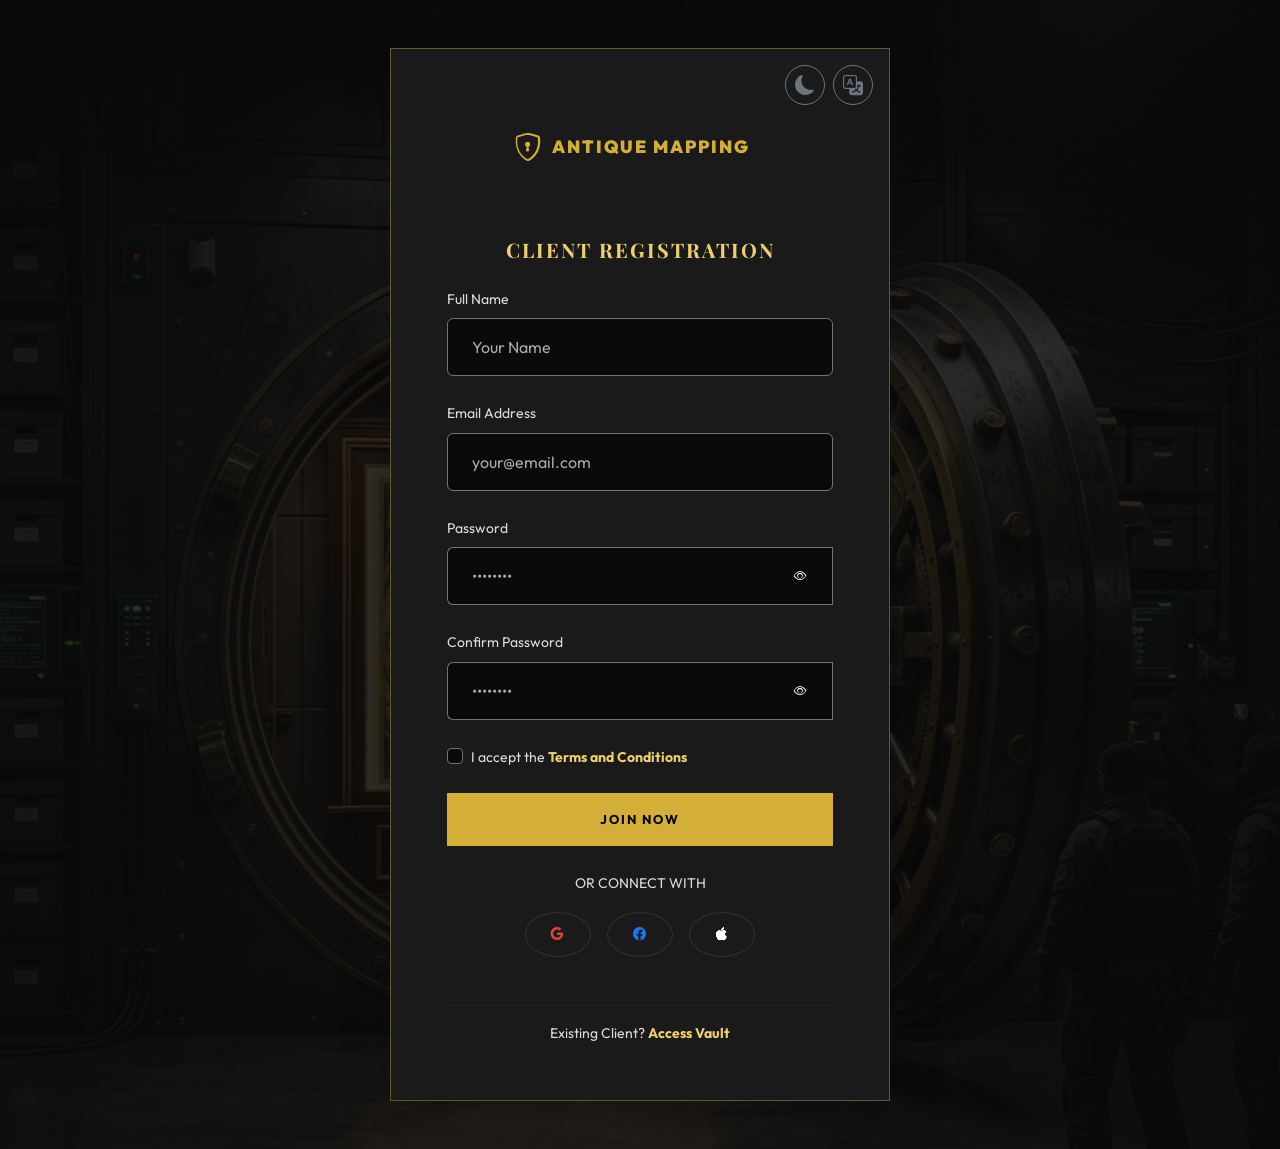
<file: register.html>
<!DOCTYPE html>
<html lang="en" data-bs-theme="dark">
<head>
    <meta charset="UTF-8">
    <meta name="viewport" content="width=device-width, initial-scale=1.0">
    <title>Register | ANtique mapping</title>
    <!-- Bootstrap CSS -->
    <link href="https://cdn.jsdelivr.net/npm/bootstrap@5.3.3/dist/css/bootstrap.min.css" rel="stylesheet">
    <link rel="stylesheet" href="https://cdn.jsdelivr.net/npm/bootstrap-icons@1.11.3/font/bootstrap-icons.min.css">
    <link rel="stylesheet" href="assets/css/style.css">
    <link rel="icon" type="image/svg+xml" href="assets/favicon.svg">
    <style>
        .auth-wrapper {
            min-height: 100vh;
            display: flex;
            align-items: center;
            justify-content: center;
            background: linear-gradient(rgba(10,10,10,0.85), rgba(10,10,10,0.85)), url('assets/images/vault_map_hero_jpg_1774976949861.jpg');
            background-size: cover;
        }
        .auth-card {
            background: var(--surface-color);
            border: 1px solid var(--border-color);
            padding: 3.5rem;
            max-width: 500px;
            width: 100%;
            transition: all var(--transition-smooth);
            position: relative;
            overflow: hidden;
            z-index: 5;
        }
        .auth-card:hover {
            transform: translateY(-8px);
            border-color: var(--accent-color);
            box-shadow: 0 20px 50px rgba(0,0,0,0.4), 0 0 20px rgba(212, 175, 55, 0.1);
        }
        .auth-card::before {
            content: '';
            position: absolute;
            top: -100%;
            left: -100%;
            width: 200%;
            height: 200%;
            background: radial-gradient(circleCode, rgba(212, 175, 55, 0.05) 0%, transparent 70%);
            transition: all var(--transition-smooth);
            pointer-events: none;
            opacity: 0;
        }
        .auth-card:hover::before {
            opacity: 1;
            top: -50%;
            left: -50%;
        }
        .form-control:focus {
            background-color: rgba(255, 255, 255, 0.05) !important;
            border-color: var(--accent-color) !important;
            box-shadow: 0 0 15px rgba(212, 175, 55, 0.2) !important;
        }
        .auth-link {
            transition: all 0.3s ease;
            position: relative;
        }
        .auth-link::after {
            content: '';
            position: absolute;
            width: 0;
            height: 1px;
            bottom: -2px;
            left: 0;
            background-color: var(--accent-color);
            transition: width 0.3s ease;
        }
        .auth-link:hover::after {
            width: 100%;
        }
        .social-icon-btn {
            transition: all 0.3s ease;
            border-color: rgba(255,255,255,0.1);
        }
        .social-icon-btn:hover {
            background-color: var(--accent-color, #d4af37);
            border-color: var(--accent-color, #d4af37);
            color: #000 !important;
            transform: translateY(-3px);
            box-shadow: 0 5px 15px rgba(212, 175, 55, 0.3);
        }
    </style>

<script>
        (function() {
            const savedTheme = localStorage.getItem('theme') || 'dark';
            const savedDir = localStorage.getItem('dir') || 'ltr';
            document.documentElement.setAttribute('data-bs-theme', savedTheme);
            document.documentElement.setAttribute('dir', savedDir);
            if (savedDir === 'rtl') {
                const link = document.createElement('link');
                link.rel = 'stylesheet';
                link.href = 'https://cdn.jsdelivr.net/npm/bootstrap@5.3.3/dist/css/bootstrap.rtl.min.css';
                document.head.appendChild(link);
            }
        })();
    </script>
</head>
<body>
    <main>
        <!-- Section 1: Auth Form -->
        <section class="auth-wrapper py-5">
            <div class="container">
                <div class="row justify-content-center align-items-center">
                    <div class="col-lg-6">
                        <div class="auth-card shadow-lg mx-auto position-relative">
                            <div class="position-absolute top-0 end-0 p-3 d-flex gap-2">
                                <!-- Toggles -->
                                <button class="btn btn-outline-secondary rounded-circle d-flex align-items-center justify-content-center" style="width: 40px; height: 40px;" onclick="toggleTheme()" type="button" aria-label="Toggle theme">
                                    <i class="bi bi-moon-fill fs-5" id="themeIcon"></i>
                                </button>
                                <button class="btn btn-outline-secondary rounded-circle d-flex align-items-center justify-content-center" style="width: 40px; height: 40px;" onclick="toggleRTL()" type="button" aria-label="Toggle RTL">
                                    <i class="bi bi-translate fs-5"></i>
                                </button>
                            </div>
                            <div class="text-center mb-5">
                                <a href="index.html" class="navbar-brand d-inline-flex align-items-center">
                                    <i class="bi bi-shield-lock me-2 fs-2 text-primary"></i>
                                    <span class="text-theme">Antique Mapping</span>
                                </a>
                            </div>
                            
                            <h5 class="fw-bold text-uppercase mb-4 text-primary text-center ls-2">Client Registration</h5>
                            
                            <form class="text-start">
                                
                                <div class="mb-4">
                                    <label class="form-label small text-secondary">Full Name</label>
                                    <input type="text" class="form-control bg-dark border-secondary text-white py-3 px-4" placeholder="Your Name">
                                </div>
                                <div class="mb-4">
                                    <label class="form-label small text-secondary">Email Address</label>
                                    <input type="email" class="form-control bg-dark border-secondary text-white py-3 px-4" placeholder="your@email.com">
                                </div>
                                <div class="mb-4">
                                    <label class="form-label small text-secondary">Password</label>
                                    <div class="input-group">
                                        <input type="password" class="form-control bg-dark border-secondary text-white py-3 px-4 border-end-0" placeholder="••••••••">
                                        <button class="btn btn-outline-secondary bg-dark border-secondary border-start-0 text-secondary pe-4" type="button" aria-label="Toggle password visibility">
                                            <i class="bi bi-eye"></i>
                                        </button>
                                    </div>
                                </div>
                                <div class="mb-4">
                                    <label class="form-label small text-secondary">Confirm Password</label>
                                    <div class="input-group">
                                        <input type="password" class="form-control bg-dark border-secondary text-white py-3 px-4 border-end-0" placeholder="••••••••">
                                        <button class="btn btn-outline-secondary bg-dark border-secondary border-start-0 text-secondary pe-4" type="button" aria-label="Toggle password visibility">
                                            <i class="bi bi-eye"></i>
                                        </button>
                                    </div>
                                </div>
                                <div class="mb-4">
                                    <div class="form-check">
                                        <input class="form-check-input bg-dark border-secondary" type="checkbox" id="termsCheck" required>
                                        <label class="form-check-label small text-secondary" for="termsCheck">
                                            I accept the <a href="#" class="text-primary text-decoration-none fw-bold auth-link">Terms and Conditions</a>
                                        </label>
                                    </div>
                                </div>
                                <div class="mb-4">
                                    <button class="btn btn-primary w-100 py-3 text-uppercase fw-bold ls-2 btn-hover-accent">Join Now</button>
                                </div>
                                
                                <div class="text-center mb-3 mt-4">
                                    <span class="text-secondary small text-uppercase ls-1">Or connect with</span>
                                </div>
                                <div class="d-flex justify-content-center gap-3 mb-2">
                                    <a href="#" class="btn btn-outline-secondary rounded-circle d-flex align-items-center justify-content-center social-icon-btn" style="width: 45px; height: 45px;">
                                        <i class="bi bi-google" style="color: #db4437;"></i>
                                    </a>
                                    <a href="#" class="btn btn-outline-secondary rounded-circle d-flex align-items-center justify-content-center social-icon-btn" style="width: 45px; height: 45px;">
                                        <i class="bi bi-facebook" style="color: #1877f2;"></i>
                                    </a>
                                    <a href="#" class="btn btn-outline-secondary rounded-circle d-flex align-items-center justify-content-center social-icon-btn" style="width: 45px; height: 45px;">
                                        <i class="bi bi-apple text-theme"></i>
                                    </a>
                                </div>
                            </form>
                            
                            <div class="mt-5 text-center pt-3 border-top border-secondary border-opacity-10">
                                <p class="small text-secondary mb-0">Existing Client? <a href="login.html" class="text-primary text-decoration-none fw-bold auth-link">Access Vault</a></p>
                            </div>
                        </div>
                    </div>
                </div>
            </div>
        </section>
    </main>
    <!-- Scripts -->
    <script src="https://cdn.jsdelivr.net/npm/bootstrap@5.3.3/dist/js/bootstrap.bundle.min.js"></script>
    <script src="assets/js/main.js"></script>
</body>
</html>
</file>
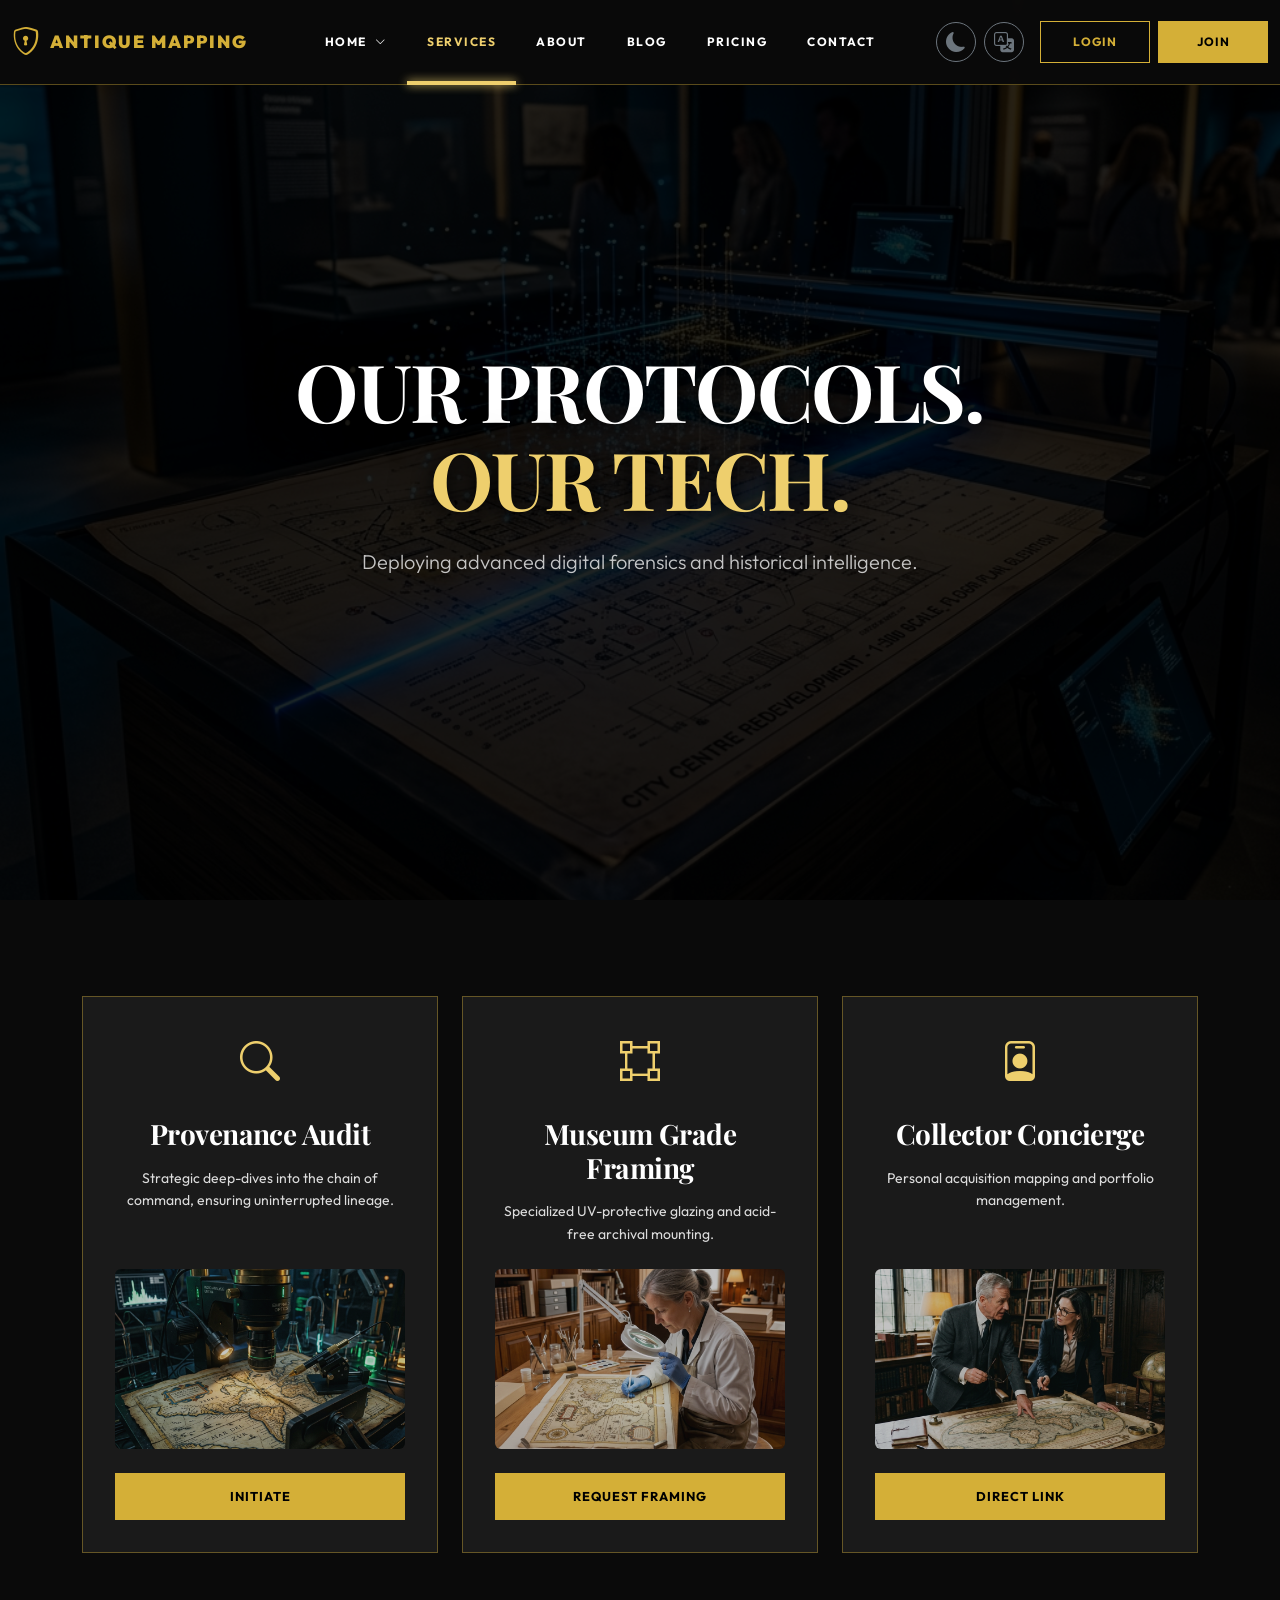
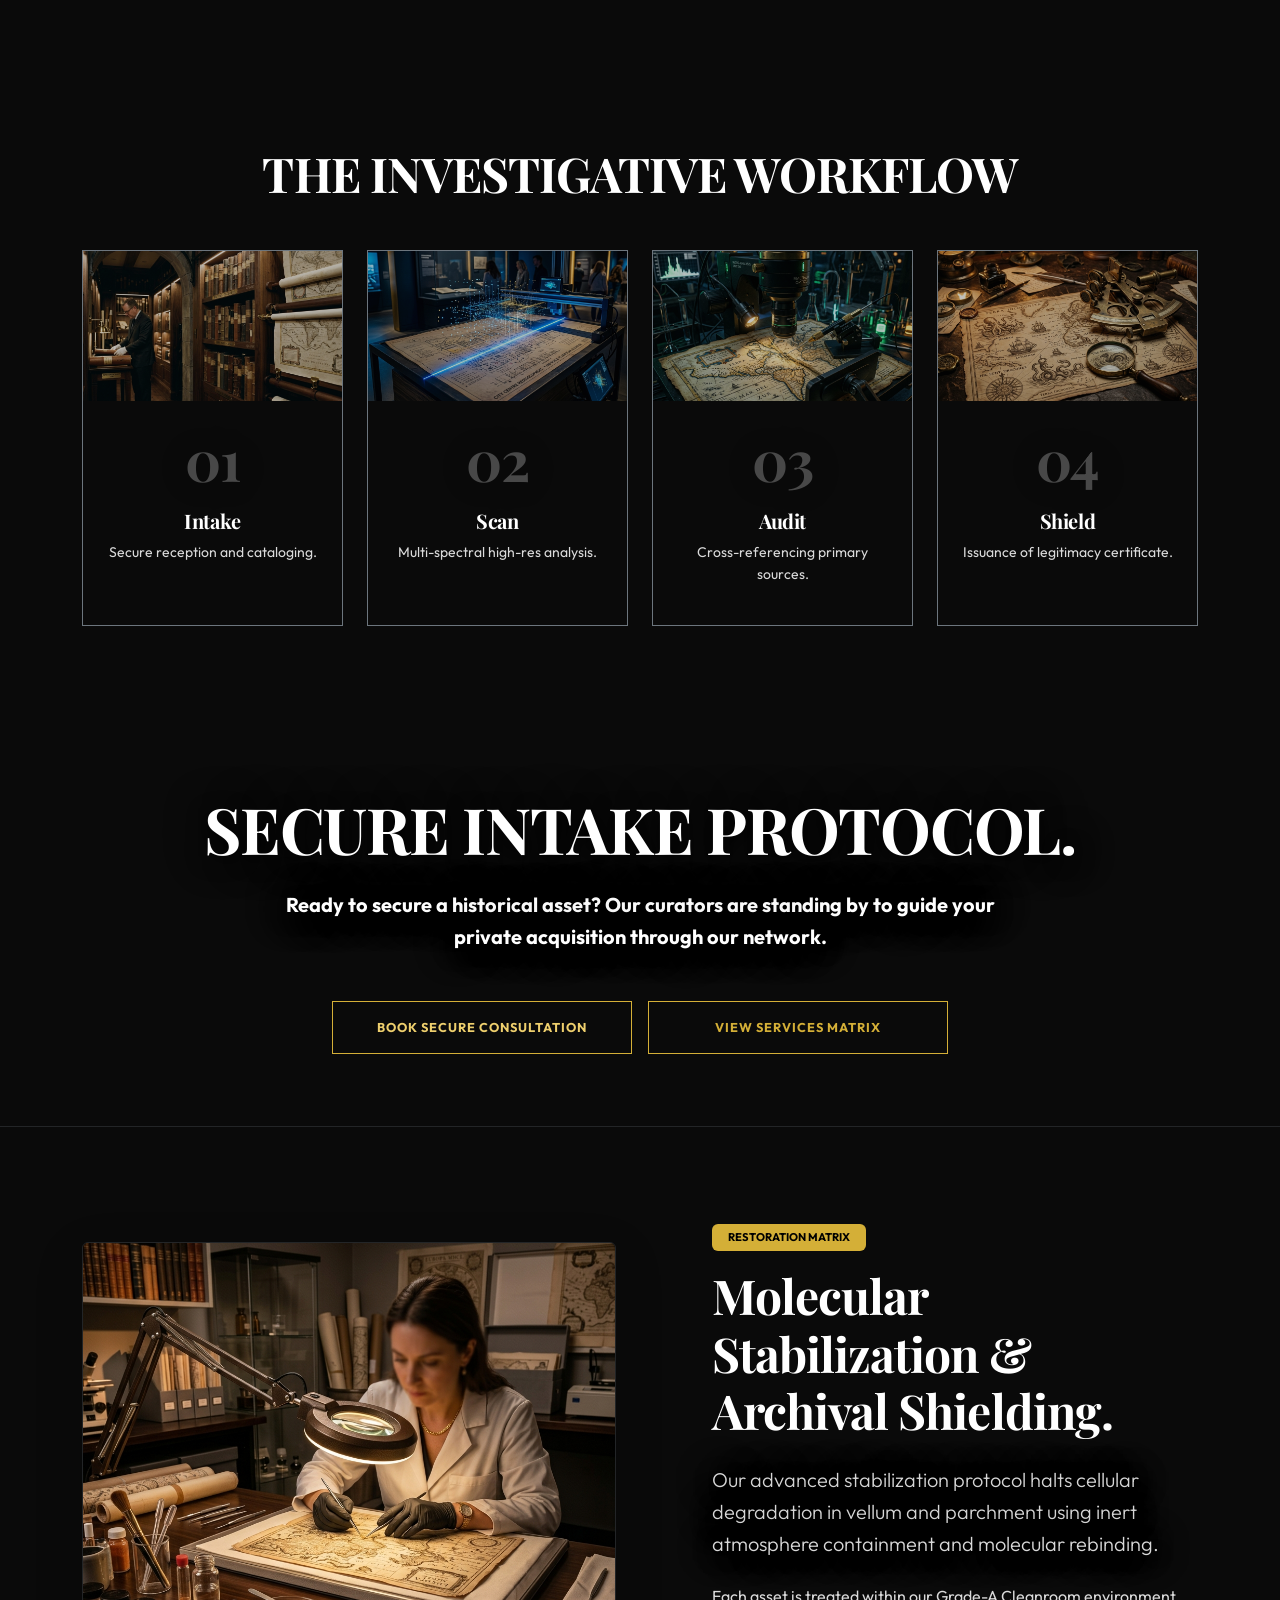
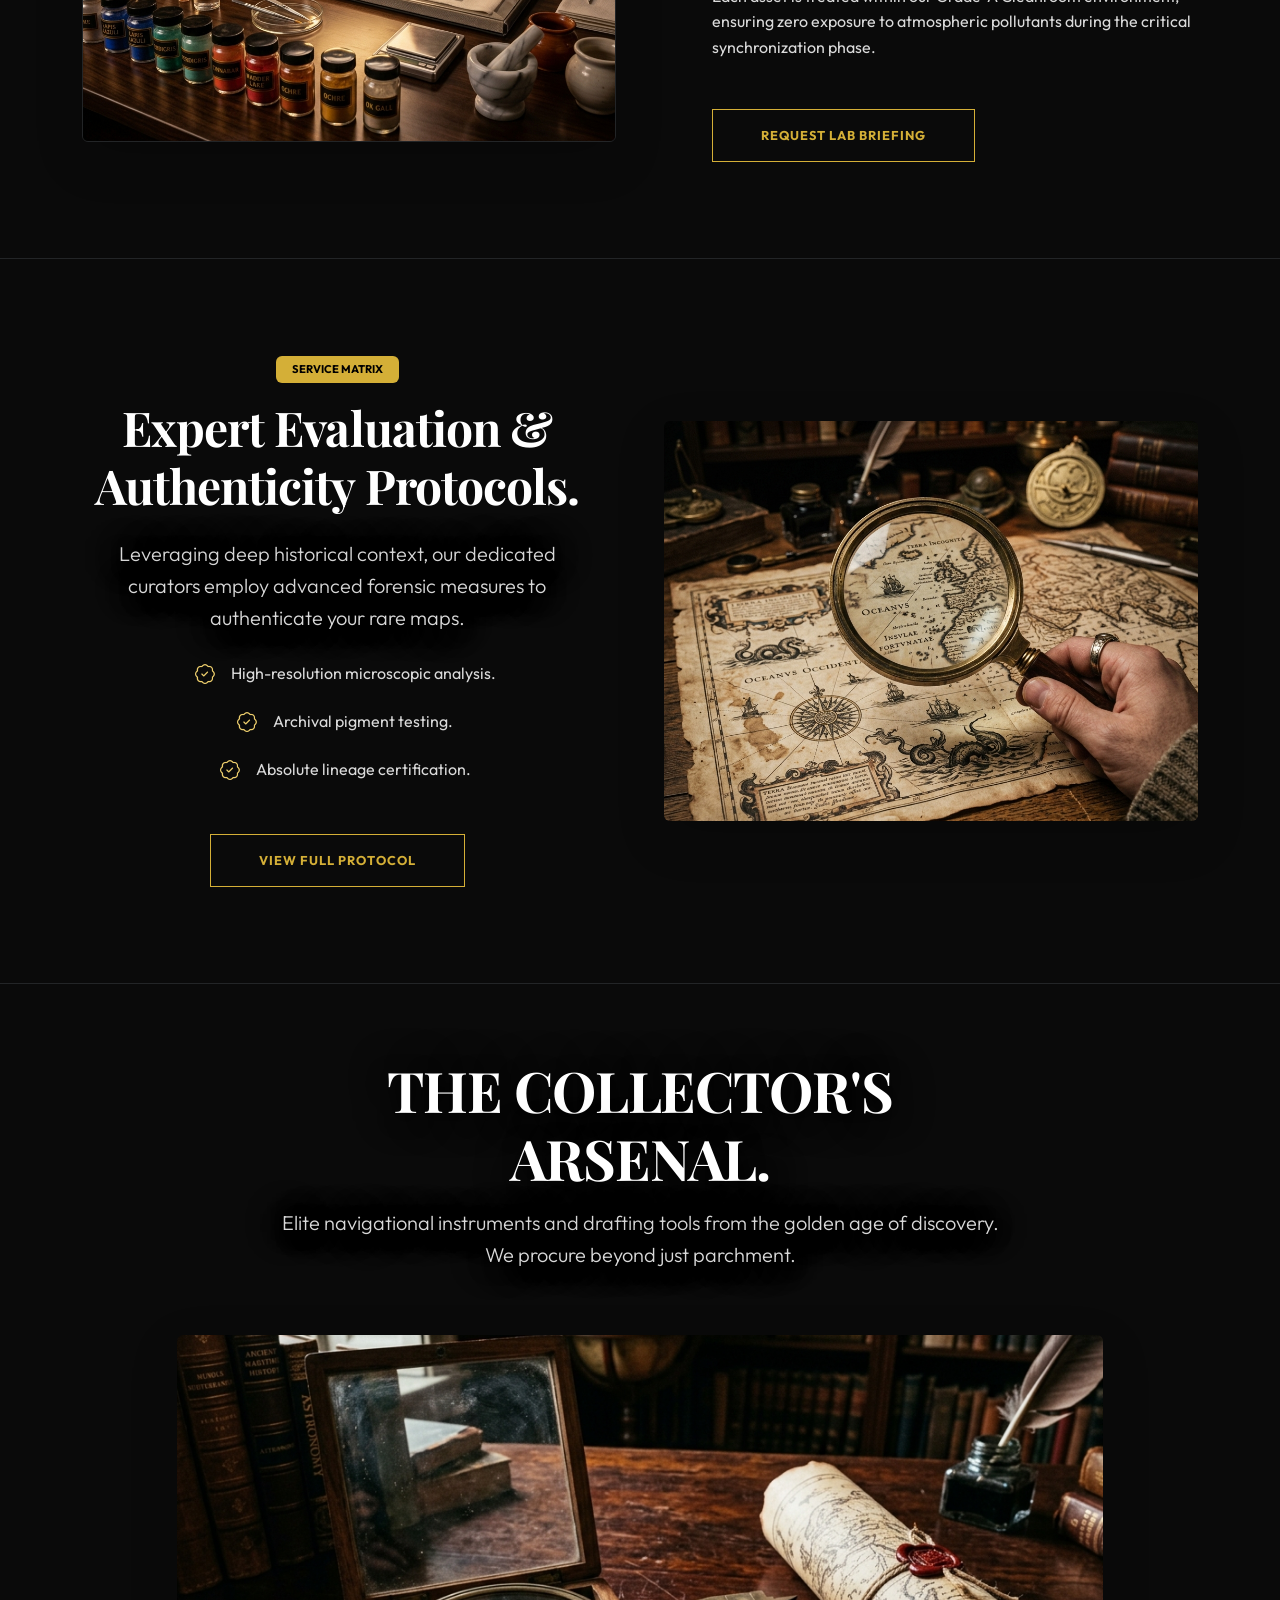
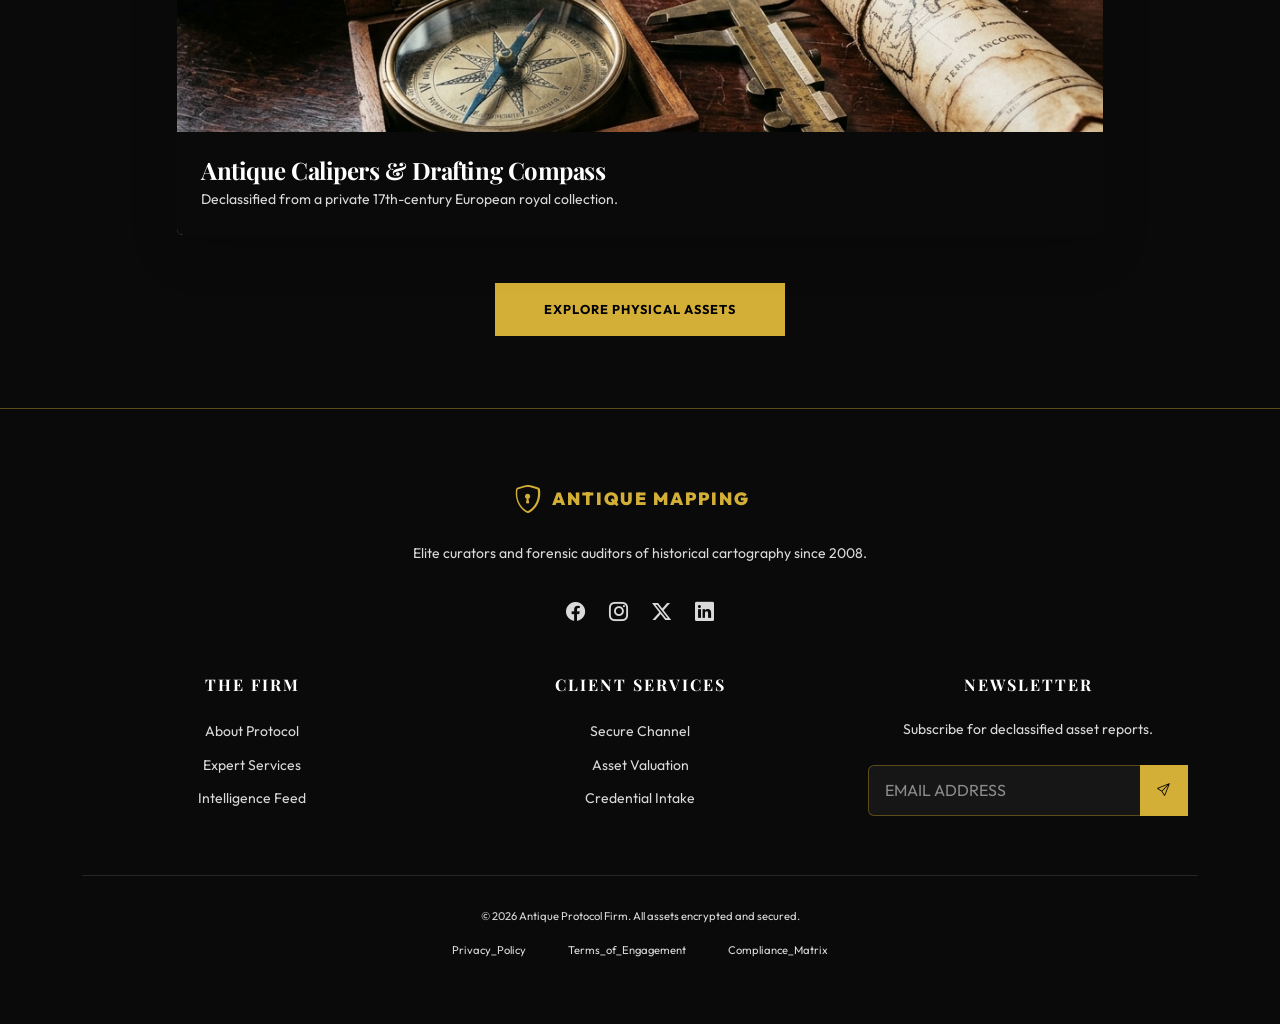
<file: services.html>
<!DOCTYPE html>
<html lang="en" dir="ltr" data-bs-theme="dark">
<head>
    <meta charset="UTF-8">
    <meta name="viewport" content="width=device-width, initial-scale=1.0">
    <title>Services | ANtique mapping</title>
    <!-- Bootstrap 5 CSS -->
    <link href="https://cdn.jsdelivr.net/npm/bootstrap@5.3.3/dist/css/bootstrap.min.css" rel="stylesheet">
    <link rel="stylesheet" href="https://cdn.jsdelivr.net/npm/bootstrap-icons@1.11.3/font/bootstrap-icons.min.css">
    <link rel="stylesheet" href="assets/css/style.css">
    <!-- Favicon -->
    <link rel="icon" type="image/svg+xml" href="assets/favicon.svg">
    <style>
        .hero-services {
            background-image: url('assets/images/services_scanning_jpg_1774977440020.jpg');
            background-size: cover;
            background-position: center;
        }
        .service-card-matrix {
            background: var(--surface-color);
            border: 1px solid var(--border-color);
            padding: 2rem;
            transition: all 0.4s cubic-bezier(0.165, 0.84, 0.44, 1);
        }
        .service-card-matrix:hover {
            border-color: var(--accent-color);
            transform: translateY(-5px);
            box-shadow: 0 10px 30px rgba(0,0,0,0.5);
        }
    </style>

<script>
        (function() {
            const savedTheme = localStorage.getItem('theme') || 'dark';
            const savedDir = localStorage.getItem('dir') || 'ltr';
            document.documentElement.setAttribute('data-bs-theme', savedTheme);
            document.documentElement.setAttribute('dir', savedDir);
            if (savedDir === 'rtl') {
                const link = document.createElement('link');
                link.rel = 'stylesheet';
                link.href = 'https://cdn.jsdelivr.net/npm/bootstrap@5.3.3/dist/css/bootstrap.rtl.min.css';
                document.head.appendChild(link);
            }
        })();
    </script>
</head>
<body>
    <!-- Header -->
    <header>
        <nav class="navbar navbar-expand-xl fixed-top">
            <div class="container">
                <a class="navbar-brand d-flex align-items-center" href="index.html">
                    <i class="bi bi-shield-lock me-2 fs-3"></i>
                    <span>Antique Mapping</span>
                </a>

                <div class="d-flex align-items-center order-xl-3">
                    <!-- Desktop Toggles (Visible for XL screens) -->
                    <div class="d-none d-xl-flex align-items-center gap-2 me-3">
                        <button class="btn btn-outline-secondary rounded-circle d-flex align-items-center justify-content-center" style="width: 40px; height: 40px;" onclick="toggleTheme()" type="button" aria-label="Toggle theme">
                            <i class="bi bi-moon-fill fs-5" id="themeIcon"></i>
                        </button>
                        <button class="btn btn-outline-secondary rounded-circle d-flex align-items-center justify-content-center" style="width: 40px; height: 40px;" onclick="toggleRTL()" type="button" aria-label="Toggle RTL">
                            <i class="bi bi-translate fs-5"></i>
                        </button>
                    </div>

                    <div class="d-none d-xl-flex align-items-center gap-2 navbar-cta">
                        <a href="login.html" class="btn btn-outline-primary">Login</a>
                        <a href="register.html" class="btn btn-primary">Join</a>
                    </div>
                    
                    <!-- Hamburger (Visible for screens <= 1199px) -->
                    <button class="navbar-toggler" type="button" data-bs-toggle="offcanvas"
                        data-bs-target="#mobileMenu">
                        <i class="bi bi-list fs-4"></i>
                    </button>
                </div>

                <div class="collapse navbar-collapse" id="navbarNav">
                    <ul class="navbar-nav mx-auto">
                        <li class="nav-item dropdown">
                            <a class="nav-link dropdown-toggle" href="#" id="homeDropdown" role="button" data-bs-toggle="dropdown" aria-expanded="false">
                                HOME <i class="bi bi-chevron-down ms-1 small"></i>
                            </a>
                            <ul class="dropdown-menu border-0 shadow-lg" aria-labelledby="homeDropdown">
                                <li><a class="dropdown-item" href="index.html">Home 1</a></li>
                                <li><a class="dropdown-item" href="home-2.html">Home 2</a></li>
                            </ul>
                        </li>
                        <li class="nav-item"><a class="nav-link active" href="services.html">Services</a></li>
                        <li class="nav-item"><a class="nav-link" href="about.html">About</a></li>
                        <li class="nav-item"><a class="nav-link" href="blog.html">Blog</a></li>
                        <li class="nav-item"><a class="nav-link" href="pricing.html">Pricing</a></li>
                        <li class="nav-item"><a class="nav-link" href="contact.html">Contact</a></li>
                    </ul>
                </div>
            </div>
        </nav>
    </header>
    <!-- Mobile Menu Offcanvas -->
    <div class="offcanvas offcanvas-start bg-dark text-theme" tabindex="-1" id="mobileMenu">
        <div class="offcanvas-header pb-0 border-bottom border-secondary border-opacity-25 py-3">
            <a class="navbar-brand d-flex align-items-center" href="index.html">
                <i class="bi bi-shield-lock me-2 fs-3 text-primary"></i>
                <span class="text-theme">Antique Mapping</span>
            </a>
            <button type="button" class="btn-close btn-close-white" data-bs-dismiss="offcanvas"></button>
        </div>
        <div class="offcanvas-body">
            <ul class="nav flex-column mb-4 mt-4">
                <li class="nav-item">
                    <a class="nav-link d-flex justify-content-between align-items-center" data-bs-toggle="collapse" href="#homeSubmenu" role="button" aria-expanded="false" aria-controls="homeSubmenu">
                        HOME <i class="bi bi-chevron-down"></i>
                    </a>
                    <div class="collapse ps-3" id="homeSubmenu">
                        <ul class="nav flex-column">
                            <li class="nav-item"><a class="nav-link" href="index.html">Home 1</a></li>
                            <li class="nav-item"><a class="nav-link" href="home-2.html">Home 2</a></li>
                        </ul>
                    </div>
                </li>
                <li class="nav-item"><a class="nav-link active" href="services.html">Services</a></li>
                <li class="nav-item"><a class="nav-link" href="about.html">About</a></li>
                <li class="nav-item"><a class="nav-link" href="blog.html">Blog</a></li>
                <li class="nav-item"><a class="nav-link" href="pricing.html">Pricing</a></li>
                <li class="nav-item"><a class="nav-link" href="contact.html">Contact</a></li>
            </ul>

            <!-- Mobile Auth Section -->
            <div class="offcanvas-auth-section border-top border-secondary border-opacity-25 pt-4 mb-3">
                <h6 class="text-uppercase small fw-bold text-secondary ls-2 mb-3">Account</h6>
                <div class="d-flex flex-column gap-2 mb-3">
                    <a href="login.html" class="btn btn-outline-secondary justify-content-center text-uppercase fw-bold">Login</a>
                    <a href="register.html" class="btn btn-primary justify-content-center text-uppercase fw-bold text-black">Join</a>
                </div>
            </div>

            <!-- Settings Toggles -->
            <div class="offcanvas-toggles border-top border-secondary border-opacity-25 pt-4 mb-4">
                <h6 class="text-uppercase small fw-bold text-secondary ls-2 mb-3">Settings</h6>
                <div class="d-flex gap-3">
                    <button class="btn btn-outline-secondary rounded-circle d-flex align-items-center justify-content-center" style="width: 44px; height: 44px;" onclick="toggleTheme()" type="button" aria-label="Toggle theme">
                        <i class="bi bi-moon-fill fs-5" id="themeIcon"></i>
                    </button>
                    <button class="btn btn-outline-secondary rounded-circle d-flex align-items-center justify-content-center" style="width: 44px; height: 44px;" onclick="toggleRTL()" type="button" aria-label="Toggle RTL">
                        <i class="bi bi-translate fs-5"></i>
                    </button>
                </div>
            </div>

            
        </div>
    </div>


        </div>
    </div>


        </div>
    </div>

</div>

    <main>
        <section class="hero-services d-flex align-items-center">
            <div class="container text-center hero-content">
                <h1 class="display-1 fw-bold text-uppercase">Our Protocols.<br><span class="text-primary">Our Tech.</span></h1>
                <p class="lead col-lg-8 mx-auto mt-4 opacity-75">Deploying advanced digital forensics and historical intelligence.</p>
            </div>
        </section>

        <!-- Services Grid -->
        <section class="py-5 bg-dark">
            <div class="container py-lg-5">
                <div class="row g-4 justify-content-center">
                    <div class="col-md-6 col-lg-4">
                        <div class="service-card-matrix h-100 d-flex flex-column text-center">
                            <i class="bi bi-search text-primary fs-1 mb-4 d-block"></i>
                            <h3 class="fw-bold mb-3">Provenance Audit</h3>
                            <p class="text-secondary small mb-4 flex-grow-1">Strategic deep-dives into the chain of command, ensuring uninterrupted lineage.</p>
                            <img src="assets/images/microscopic_analysis.png" class="img-fluid mb-4 rounded opacity-75" alt="Audit" style="height: 180px; width: 100%; object-fit: cover;">
                            <a href="contact.html" class="btn btn-primary px-4 w-100">Initiate</a>
                        </div>
                    </div>
                    <div class="col-md-6 col-lg-4">
                        <div class="service-card-matrix h-100 d-flex flex-column text-center">
                            <i class="bi bi-bounding-box text-primary fs-1 mb-4 d-block"></i>
                            <h3 class="fw-bold mb-3">Museum Grade Framing</h3>
                            <p class="text-secondary small mb-4 flex-grow-1">Specialized UV-protective glazing and acid-free archival mounting.</p>
                            <img src="assets/images/restoration_process_jpg_1774975886753.jpg" class="img-fluid mb-4 rounded opacity-75" alt="Framing" style="height: 180px; width: 100%; object-fit: cover;">
                            <a href="contact.html" class="btn btn-primary px-4 w-100">Request Framing</a>
                        </div>
                    </div>
                    <div class="col-md-6 col-lg-4">
                        <div class="service-card-matrix h-100 d-flex flex-column text-center">
                            <i class="bi bi-person-badge text-primary fs-1 mb-4 d-block"></i>
                            <h3 class="fw-bold mb-3">Collector Concierge</h3>
                            <p class="text-secondary small mb-4 flex-grow-1">Personal acquisition mapping and portfolio management.</p>
                            <img src="assets/images/collector_consultation.png" class="img-fluid mb-4 rounded opacity-75" alt="Concierge" style="height: 180px; width: 100%; object-fit: cover;">
                            <a href="contact.html" class="btn btn-primary px-4 w-100">Direct Link</a>
                        </div>
                    </div>
                </div>
            </div>
        </section>

        <!-- Workflow -->
        <section class="py-5 bg-black text-theme">
            <div class="container py-lg-5">
                <div class="text-center mb-5">
                    <h2 class="display-5 fw-bold text-uppercase centered-title">The Investigative Workflow</h2>
                </div>
                <div class="row g-4">
                    <div class="col-lg-3">
                        <div class="p-0 border border-secondary h-100 text-center overflow-hidden">
                            <img src="assets/images/antique_vault.png" class="img-fluid mb-0 opacity-75" alt="Intake" style="height: 150px; width: 100%; object-fit: cover;">
                            <div class="p-4">
                                <h2 class="display-4 fw-bold opacity-25 mb-3">01</h2>
                                <h5 class="fw-bold">Intake</h5>
                                <p class="small text-secondary">Secure reception and cataloging.</p>
                            </div>
                        </div>
                    </div>
                    <div class="col-lg-3">
                        <div class="p-0 border border-secondary h-100 text-center overflow-hidden">
                            <img src="assets/images/services_scanning_jpg_1774977440020.jpg" class="img-fluid mb-0 opacity-75" alt="Scan" style="height: 150px; width: 100%; object-fit: cover;">
                            <div class="p-4">
                                <h2 class="display-4 fw-bold opacity-25 mb-3">02</h2>
                                <h5 class="fw-bold">Scan</h5>
                                <p class="small text-secondary">Multi-spectral high-res analysis.</p>
                            </div>
                        </div>
                    </div>
                    <div class="col-lg-3">
                        <div class="p-0 border border-secondary h-100 text-center overflow-hidden">
                            <img src="assets/images/microscopic_analysis.png" class="img-fluid mb-0 opacity-75" alt="Audit" style="height: 150px; width: 100%; object-fit: cover;">
                            <div class="p-4">
                                <h2 class="display-4 fw-bold opacity-25 mb-3">03</h2>
                                <h5 class="fw-bold">Audit</h5>
                                <p class="small text-secondary">Cross-referencing primary sources.</p>
                            </div>
                        </div>
                    </div>
                    <div class="col-lg-3">
                        <div class="p-0 border border-secondary h-100 text-center overflow-hidden">
                            <img src="assets/images/forensic_nautical_jpg_1774976991789.jpg" class="img-fluid mb-0 opacity-75" alt="Shield" style="height: 150px; width: 100%; object-fit: cover;">
                            <div class="p-4">
                                <h2 class="display-4 fw-bold opacity-25 mb-3">04</h2>
                                <h5 class="fw-bold">Shield</h5>
                                <p class="small text-secondary">Issuance of legitimacy certificate.</p>
                            </div>
                        </div>
                    </div>
                </div>
            </div>
        </section>
        <!-- Secure Protocol (Call to Action) -->
        <section class="py-5 bg-theme text-theme">
            <div class="container py-lg-4 text-center">
                <h2 class="display-3 fw-bold mb-4 text-theme text-uppercase">Secure Intake Protocol.</h2>
                <p class="lead mb-5 col-lg-8 mx-auto fw-bold text-theme">Ready to secure a historical asset? Our curators are standing by to guide your private acquisition through our network.</p>
                <div class="d-flex flex-column flex-sm-row gap-3 justify-content-center align-items-center w-100">
                    <a href="contact.html" class="btn btn-dark px-4 py-3 text-uppercase fw-bold w-100" style="max-width: 300px;">Book Secure Consultation</a>
                    <a href="pricing.html" class="btn btn-outline-primary px-4 py-3 text-uppercase fw-bold w-100" style="max-width: 300px;">View Services Matrix</a>
                </div>
            </div>
        </section>

        <!-- Molecular Stabilization Protocols Section -->
        <section class="py-5 bg-black py-lg-5 border-top border-secondary border-opacity-25">
            <div class="container py-lg-5">
                <div class="row align-items-center g-5">
                    <div class="col-lg-6">
                        <img src="assets/images/preservation_lab_forensic.png" class="img-fluid rounded shadow-lg border border-secondary border-opacity-25" alt="Molecular Preservation Lab" style="height: 500px; width: 100%; object-fit: cover;">
                    </div>
                    <div class="col-lg-6">
                        <div class="ps-lg-5 text-center text-lg-start">
                            <span class="badge bg-primary mb-3 fs-tiny text-uppercase px-3 py-2">Restoration Matrix</span>
                            <h2 class="display-5 fw-bold mb-4 text-theme">Molecular Stabilization & Archival Shielding.</h2>
                            <p class="lead text-secondary mb-4">Our advanced stabilization protocol halts cellular degradation in vellum and parchment using inert atmosphere containment and molecular rebinding.</p>
                            <p class="text-secondary mb-5">Each asset is treated within our Grade-A Cleanroom environment, ensuring zero exposure to atmospheric pollutants during the critical synchronization phase.</p>
                            <div class="d-grid d-lg-block">
                                <a href="contact.html" class="btn btn-outline-primary px-5 py-3">Request Lab Briefing</a>
                            </div>
                        </div>
                    </div>
                </div>
            </div>
        </section>
            <!-- Expert Appraisal Section -->
        <section class="py-5 bg-dark border-top border-secondary border-opacity-25">
            <div class="container py-lg-5">
                <div class="row align-items-center g-5">
                    <div class="col-lg-6 order-lg-2">
                        <img src="assets/images/historical_map_analysis.png" class="img-fluid rounded shadow-lg" alt="Historical Map Analysis" style="height: 400px; width: 100%; object-fit: cover;">
                    </div>
                    <div class="col-lg-6 order-lg-1">
                        <div class="pe-lg-4 text-center">
                            <span class="badge bg-primary mb-3 fs-tiny text-uppercase px-3 py-2">Service Matrix</span>
                            <h2 class="display-5 fw-bold mb-4 text-theme">Expert Evaluation & Authenticity Protocols.</h2>
                            <p class="lead text-secondary mb-4">Leveraging deep historical context, our dedicated curators employ advanced forensic measures to authenticate your rare maps.</p>
                            <ul class="list-unstyled text-secondary mb-5 ms-md-3 d-inline-block">
                                <li class="mb-3 d-flex align-items-center justify-content-center"><i class="bi bi-patch-check text-primary me-3 fs-5"></i> High-resolution microscopic analysis.</li>
                                <li class="mb-3 d-flex align-items-center justify-content-center"><i class="bi bi-patch-check text-primary me-3 fs-5"></i> Archival pigment testing.</li>
                                <li class="d-flex align-items-center justify-content-center"><i class="bi bi-patch-check text-primary me-3 fs-5"></i> Absolute lineage certification.</li>
                            </ul>
                            <div class="d-block">
                                <a href="services.html" class="btn btn-outline-primary px-5 py-3">View Full Protocol</a>
                            </div>
                        </div>
                    </div>
                </div>
            </div>
        </section>

        <!-- The Vault Section -->
        <section class="py-5 bg-black py-lg-5 border-top border-secondary border-opacity-25">
            <div class="container py-lg-4 text-center">
                <div class="row justify-content-center mb-5">
                    <div class="col-lg-8">
                        <h2 class="display-4 fw-bold text-uppercase text-theme">The Collector's Arsenal.</h2>
                        <p class="lead text-secondary mt-3">Elite navigational instruments and drafting tools from the golden age of discovery. We procure beyond just parchment.</p>
                    </div>
                </div>
                <div class="row justify-content-center">
                    <div class="col-lg-10">
                        <div class="position-relative overflow-hidden rounded shadow-lg">
                            <img src="assets/images/antique_cartography_tools.png" class="img-fluid w-100 transition-smooth hover-zoom" alt="Cartography Tools" style="height: 500px; object-fit: cover;">
                            <div class="position-absolute bottom-0 start-0 w-100 p-4 bg-dark bg-opacity-75 text-start">
                                <h4 class="text-theme fw-bold mb-1">Antique Calipers & Drafting Compass</h4>
                                <p class="text-secondary small mb-0">Declassified from a private 17th-century European royal collection.</p>
                            </div>
                        </div>
                    </div>
                </div>
                <div class="mt-5 text-center">
                    <a href="pricing.html" class="btn btn-primary px-5 py-3 btn-hover-accent">Explore Physical Assets</a>
                </div>
            </div>
        </section>

    </main>
    <!-- Footer -->
    <footer class="mt-auto py-5">
        <div class="container">
            <div class="row g-5 mb-5 justify-content-center text-center">
                <!-- Branding and Social -->
                <div class="col-12">
                    <a class="navbar-brand d-inline-flex align-items-center mb-4" href="index.html">
                        <i class="bi bi-shield-lock me-2 fs-3 text-primary"></i>
                        <span class="text-theme">Antique Mapping</span>
                    </a>
                    <p class="text-secondary small mb-4 mx-auto" style="max-width: 600px;">Elite curators and forensic auditors of historical cartography since 2008.</p>
                    <div class="d-flex footer-social-icons pt-2 justify-content-center">
                        <a href="#"><i class="bi bi-facebook"></i></a>
                        <a href="#"><i class="bi bi-instagram"></i></a>
                        <a href="#"><i class="bi bi-twitter-x"></i></a>
                        <a href="#"><i class="bi bi-linkedin"></i></a>
                    </div>
                </div>

                <!-- Firm Section -->
                <div class="col-12 col-md-4 mb-4 mb-md-0">
                    <h6 class="mb-4 fw-bold text-uppercase text-theme ls-2">The Firm</h6>
                    <ul class="list-unstyled">
                        <li class="mb-2"><a href="about.html" class="text-secondary small text-decoration-none transition-smooth link-hover">About Protocol</a></li>
                        <li class="mb-2"><a href="services.html" class="text-secondary small text-decoration-none transition-smooth link-hover">Expert Services</a></li>
                        <li class="mb-2"><a href="blog.html" class="text-secondary small text-decoration-none transition-smooth link-hover">Intelligence Feed</a></li>
                    </ul>
                </div>

                <!-- Client Services Section -->
                <div class="col-12 col-md-4 mb-4 mb-md-0">
                    <h6 class="mb-4 fw-bold text-uppercase text-theme ls-2">Client Services</h6>
                    <ul class="list-unstyled">
                        <li class="mb-2"><a href="contact.html" class="text-secondary small text-decoration-none transition-smooth link-hover">Secure Channel</a></li>
                        <li class="mb-2"><a href="pricing.html" class="text-secondary small text-decoration-none transition-smooth link-hover">Asset Valuation</a></li>
                        <li class="mb-2"><a href="register.html" class="text-secondary small text-decoration-none transition-smooth link-hover">Credential Intake</a></li>
                    </ul>
                </div>

                <!-- Newsletter Section -->
                <div class="col-12 col-md-4">
                    <h6 class="mb-4 fw-bold text-uppercase text-theme ls-2">Newsletter</h6>
                    <p class="text-secondary small mb-4">Subscribe for declassified asset reports.</p>
                    <div class="input-group mx-auto" style="max-width: 320px;">
                        <input type="email" class="form-control" placeholder="EMAIL ADDRESS">
                        <button class="btn btn-primary px-3" type="button"><i class="bi bi-send text-black"></i></button>
                    </div>
                </div>
            </div>

            <hr class="border-secondary opacity-25">

            <!-- Bottom Bar -->
            <div class="row align-items-center py-3">
                <div class="col-12 text-center">
                    <p class="mb-3 fs-tiny text-secondary">&copy; 2026 Antique Protocol Firm. All assets encrypted and secured.</p>
                    <ul class="list-inline mb-0 fs-tiny text-secondary">
                        <li class="list-inline-item"><a href="#" class="mx-3 text-secondary text-decoration-none link-hover">Privacy_Policy</a></li>
                        <li class="list-inline-item"><a href="#" class="mx-3 text-secondary text-decoration-none link-hover">Terms_of_Engagement</a></li>
                        <li class="list-inline-item"><a href="#" class="mx-3 text-secondary text-decoration-none link-hover">Compliance_Matrix</a></li>
                    </ul>
                </div>
            </div>
        </div>
    </footer>
    <!-- Scripts -->
    <script src="https://cdn.jsdelivr.net/npm/bootstrap@5.3.3/dist/js/bootstrap.bundle.min.js"></script>
    <script src="assets/js/main.js"></script>
</body>
</html>
</file>
<file: assets/css/style.css>
/* 
  Antique Map & Print Dealer - Elite Design System 
  Inspired by: High-stakes Corporate Aesthetics
  Colors:
  Primary: #0a0a0a (Void Black)
  Secondary: #ffffff (Pure White)
  Accent: #d4af37 (Sovereign Gold)
*/

@import url('https://fonts.googleapis.com/css2?family=Playfair+Display:ital,wght@0,400..900;1,400..900&family=Inter:wght@100..900&family=Outfit:wght@100..900&display=swap');

:root {
  --accent-color: #d4af37;
  --transition-smooth: 0.6s cubic-bezier(0.16, 1, 0.3, 1);
}

[data-bs-theme="dark"] {
  --primary-color: #0a0a0a;
  --secondary-color: #ffffff;
  --bg-dark: #0a0a0a;
  --surface-color: #1a1a1a;
  --text-primary: #ffffff;
  --text-secondary: rgba(255, 255, 255, 0.85); /* Increased for better contrast */
  --accent-color: #d4af37;
  --accent-text: #eecf6d; /* Lighter gold for dark theme readability */
  --border-color: rgba(212, 175, 55, 0.4);
  --glass-bg: rgba(10, 10, 10, 0.95);
  --hero-overlay: rgba(0, 0, 0, 0.85); /* Darker overlay for text pop */
  --hero-shadow: 0 4px 30px rgba(0, 0, 0, 1);
  --btn-text: #000000;
}

[data-bs-theme="light"] {
  --primary-color: #ffffff;
  --secondary-color: #000000;
  --bg-dark: #ffffff;
  --surface-color: #fdfdfd;
  --text-primary: #121212;
  --text-secondary: #444444; /* Darker for better contrast */
  --accent-color: #8c6e18;
  --accent-text: #665011; /* Even stricter contrast for white bg */
  --border-color: rgba(0, 0, 0, 0.18);
  --glass-bg: rgba(255, 255, 255, 0.98);
  --hero-overlay: rgba(255, 255, 255, 0.88); /* Lighter but opaque for text pop */
  --hero-shadow: 0 4px 30px rgba(255, 255, 255, 1);
  --btn-text: #ffffff;
}

body {
  font-family: 'Outfit', 'Inter', sans-serif;
  background-color: var(--bg-dark);
  color: var(--text-primary);
  line-height: 1.6;
  transition: background-color var(--transition-smooth), color var(--transition-smooth);
  overflow-x: hidden;
  display: flex;
  flex-direction: column;
  min-height: 100vh;
}

.text-theme {
  color: var(--text-primary) !important;
}

.bg-theme {
  background-color: var(--bg-dark) !important;
}

.responsive-center {
  text-align: center !important;
  justify-content: center !important;
}

.responsive-center .row {
  justify-content: center !important;
}

.responsive-center .col-lg-8, .responsive-center .col-lg-6 {
  margin-left: auto;
  margin-right: auto;
}

/* Force high-contrast theme-aware colors site-wide */
.text-secondary {
  color: var(--text-secondary) !important;
}

.text-primary, .text-gradient {
  color: var(--accent-text) !important;
}

/* Redefine bootstrap utilities to be theme-aware for total visibility */
.text-white, .text-black, .text-dark, .text-light, .text-body, .text-muted {
  color: var(--text-primary) !important;
}

.bg-white, .bg-light, .bg-dark, .bg-black, .bg-body {
  background-color: var(--bg-dark) !important;
  color: var(--text-primary) !important;
}

/* Ensure branding sections (like Primary Gold) still pop but handle text contrast */
.bg-primary {
  background-color: var(--accent-color) !important;
  color: var(--btn-text) !important; /* Always contrast text on gold background */
}

/* Redefine button colors strictly on background color */
.btn-primary .bi { color: var(--btn-text) !important; }
.btn-dark .bi { color: var(--accent-color) !important; }

.card, .offcanvas {
  background-color: var(--surface-color) !important;
  border-color: var(--border-color) !important;
  color: var(--text-primary) !important;
  height: 100%;
}

.offcanvas .btn-outline-secondary {
    border-color: var(--border-color) !important;
    color: var(--text-secondary) !important;
    font-size: 0.8rem !important;
}

.offcanvas .btn-outline-secondary:hover {
    background: var(--accent-color) !important;
    color: var(--btn-text) !important;
    border-color: var(--accent-color) !important;
}

h1, h2, h3, h4, h5, h6, .display-font, .card-title {
  font-family: 'Playfair Display', serif;
  font-weight: 800;
  letter-spacing: -0.02em;
  color: var(--secondary-color) !important;
}

/* --- Navigation: Elite Global Architecture --- */
.navbar {
  background: var(--glass-bg) !important;
  backdrop-filter: blur(20px);
  -webkit-backdrop-filter: blur(20px);
  border-bottom: 1px solid var(--border-color);
  padding: 0 !important;
  height: 85px !important; 
  display: flex !important;
  align-items: center !important;
  transition: all var(--transition-smooth);
  width: 100%;
  z-index: 1050 !important;
}

.navbar .container {
  display: flex !important;
  align-items: center !important;
  justify-content: space-between !important;
  height: 85px !important; 
  max-width: 1320px;
}

.navbar-brand {
  font-size: 1.1rem !important;
  letter-spacing: 2px !important;
  font-weight: 900 !important;
  text-transform: uppercase;
  color: #d4af37 !important; /* Fixed Sovereign Gold for branding */
  height: 85px !important; 
  display: inline-flex !important;
  align-items: center !important;
  margin: 0 !important;
  padding: 0 1rem 0 0 !important;
}

.navbar-brand i {
  color: #d4af37 !important;
  font-size: 1.75rem !important; /* Consistent fs-3 size */
  margin-right: 12px;
}

.navbar-brand span {
  color: #d4af37 !important;
}

/* Ensure brand and toggles have similar base width (flex: 1) for perfect centering on desktop */
@media (min-width: 992px) {
    .navbar .order-lg-3 {
        display: flex !important;
        justify-content: flex-end !important;
    }
}


.navbar-nav {
  display: flex !important;
  align-items: center !important;
  height: 100%;
  margin: 0 auto !important; /* Force true center across all viewports where expanded */
}

.nav-link {
  font-weight: 700;
  font-size: 0.75rem !important;
  text-transform: uppercase;
  letter-spacing: 1.5px;
  color: var(--text-primary) !important;
  padding: 0 1.25rem !important;
  transition: color var(--transition-smooth);
  position: relative;
  display: inline-flex !important;
  align-items: center !important;
  height: 85px !important; 
  margin: 0 !important;
}

.nav-link.dropdown-toggle {
    display: inline-flex !important;
    align-items: center !important;
    gap: 4px;
}

/* Remove default bootstrap caret to use custom chevron */
.dropdown-toggle::after {
    display: none !important;
}

.nav-item.d-flex .nav-link {
    padding: 0 0.5rem !important;
}

.nav-link:hover, .nav-link.active {
  color: var(--accent-text) !important;
}

.navbar-nav .nav-link.active::after {
  content: '';
  position: absolute;
  bottom: 0px;
  left: 0;
  right: 0;
  height: 4px;
  background-color: var(--accent-text);
  box-shadow: 0 0 10px var(--accent-text);
}

/* Dropdown visibility on Desktop Header Hover AND Click */
@media (min-width: 1200px) {
    .navbar-nav .nav-item.dropdown:hover > .dropdown-menu,
    .navbar-nav .nav-item.dropdown .dropdown-menu.show {
        display: block !important;
        opacity: 1 !important;
        visibility: visible !important;
        transform: translateY(0) !important;
        pointer-events: auto !important;
    }
    
    .navbar-nav .dropdown-menu {
        display: block;
        opacity: 0;
        visibility: hidden;
        transform: translateY(10px);
        transition: all 0.3s cubic-bezier(0.4, 0, 0.2, 1);
        margin-top: 0;
        pointer-events: none;
    }
}

.dropdown-menu {
    background: var(--surface-color) !important;
    border: 1px solid var(--border-color) !important;
    border-radius: 0 !important;
    padding: 0 !important;
    min-width: 200px !important;
    z-index: 1060 !important;
    position: absolute !important;
}

.dropdown-item {
    font-size: 0.75rem !important;
    font-weight: 700 !important;
    text-transform: uppercase;
    letter-spacing: 1px;
    color: var(--text-primary) !important;
    padding: 0.75rem 1.25rem !important;
    border-bottom: 1px solid var(--border-color);
    transition: all 0.3s ease !important;
    background: transparent !important;
}

.dropdown-item:last-child {
    border-bottom: none;
}

.dropdown-item:hover, .dropdown-item.active {
    background: rgba(212, 175, 55, 0.15) !important;
    color: var(--accent-text) !important;
    padding-left: 1.75rem !important;
}

.dropdown-item.active::before {
    content: '▶';
    font-size: 0.6rem;
    margin-right: 8px;
    color: var(--accent-text);
}

/* Toggles and CTA Alignment */
.navbar .order-lg-3 {
  display: flex !important;
  align-items: center !important;
  height: 85px !important; 
  padding: 0 !important;
  margin: 0 !important;
  gap: 0.75rem !important; /* Consistent spacing */
}

.navbar .btn-link, .navbar .navbar-toggler, .navbar-cta .btn {
   display: inline-flex;
   align-items: center !important;
   justify-content: center !important;
   height: 44px !important;
   margin: 0 !important;
   padding: 0 !important;
   transition: all var(--transition-smooth);
}

/* Base style for nav buttons */
.navbar .btn-link, .navbar .navbar-toggler {
    width: 44px !important;
    color: var(--text-secondary) !important;
}

.navbar .btn-link:hover, .navbar .navbar-toggler:hover {
    color: var(--accent-text) !important;
    background: rgba(212, 175, 55, 0.1);
    border-radius: 50%;
}

.navbar .navbar-toggler {
    border: none !important;
    outline: none !important;
    box-shadow: none !important;
    display: flex !important; /* Default for mobile/tab */
}

@media (min-width: 992px) {
    .navbar .navbar-toggler {
        display: none !important; /* Hidden on Desktop/Lg Screens */
    }
}

@media (max-width: 1024px) {
    .navbar .navbar-toggler {
        display: inline-flex !important;
    }
    .navbar .d-none.d-lg-flex {
        display: none !important;
    }
}

.navbar-cta .btn {
    font-size: 0.75rem !important;
    width: 110px !important;
    height: 42px !important;
    display: flex;
    align-items: center;
    justify-content: center;
    text-transform: uppercase;
    font-weight: 700;
    letter-spacing: 1px;
    transition: all 0.3s cubic-bezier(0.4, 0, 0.2, 1) !important;
}

/* --- Interactive Elements & Hovers --- */
.btn, .nav-link, .dropdown-item {
  transition: all 0.3s cubic-bezier(0.4, 0, 0.2, 1) !important;
}

.btn:hover {
  transform: translateY(-3px);
  box-shadow: 0 8px 20px rgba(0, 0, 0, 0.4);
}

/* Specific Button Hovers */
.btn-primary:hover {
  background-color: transparent !important;
  color: var(--accent-color) !important;
  border-color: var(--accent-color) !important;
}

.btn-outline-primary:hover {
  background-color: var(--accent-color) !important;
  color: #000 !important;
}

.btn-dark:hover {
  background-color: var(--accent-color) !important;
  color: #000 !important;
  border-color: var(--accent-color) !important;
}

/* Global Card Hover System */
.card, 
.product-card, 
.service-card-matrix, 
.contact-card, 
.auth-card, 
.matrix-border, 
.vintage-border,
.hover-lift {
  transition: all 0.4s cubic-bezier(0.4, 0, 0.2, 1) !important;
}

.card:hover, 
.product-card:hover, 
.service-card-matrix:hover, 
.contact-card:hover, 
.auth-card:hover, 
.matrix-border:hover, 
.vintage-border:hover,
.hover-lift:hover {
  transform: translateY(-10px);
  box-shadow: 0 25px 50px rgba(0, 0, 0, 0.5), 0 0 15px rgba(212, 175, 55, 0.1) !important;
  border-color: var(--accent-color) !important;
}

/* Image Zoom Effect within Cards */
.card:hover img, .product-card:hover img {
    transform: scale(1.05);
    opacity: 0.9 !important;
}

img {
    transition: all 0.5s ease-in-out;
}

.navbar-cta .btn-primary:hover {
    background-color: transparent !important;
    color: var(--accent-color) !important;
    border-color: var(--accent-color) !important;
    transform: translateY(-3px);
    box-shadow: 0 10px 20px rgba(0, 0, 0, 0.4), 0 0 15px rgba(212, 175, 55, 0.2);
}

.navbar-cta .btn-outline-primary:hover {
    background-color: var(--accent-color) !important;
    color: #000 !important;
    transform: translateY(-3px);
    box-shadow: 0 10px 20px rgba(212, 175, 55, 0.2);
}

.offcanvas-auth-section .btn {
    transition: all 0.3s cubic-bezier(0.4, 0, 0.2, 1) !important;
    width: 100% !important;
    max-width: 100% !important;
    box-sizing: border-box !important;
    overflow: hidden !important;
}

.offcanvas-auth-section .btn:hover {
    transform: none !important;
    border-color: var(--accent-color) !important;
    box-shadow: 0 4px 12px rgba(212, 175, 55, 0.2) !important;
}

.offcanvas-auth-section .btn-primary:hover {
    background-color: transparent !important;
    color: var(--accent-color) !important;
}

.offcanvas-auth-section .btn-outline-secondary:hover {
    background-color: var(--accent-color) !important;
    color: #000 !important;
}

/* Prevent rounded-circle toggle buttons from shifting on hover */
.offcanvas-toggles .btn.rounded-circle:hover,
.navbar .btn-outline-secondary.rounded-circle:hover {
    transform: none !important;
    box-shadow: 0 0 10px rgba(212, 175, 55, 0.3) !important;
}

/* Offcanvas body scrollable to prevent overlap */
.offcanvas-body {
    overflow-y: auto !important;
    padding-bottom: 2rem !important;
}

.footer-social-icons {
  display: flex !important;
  gap: 1.5rem !important;
}

.footer-social-icons a {
  color: var(--text-secondary) !important;
  font-size: 1.2rem;
  transition: all var(--transition-smooth);
  display: inline-block;
}

.footer-social-icons a:hover {
  color: var(--accent-text) !important;
  transform: translateY(-5px);
  filter: drop-shadow(0 0 5px var(--accent-text));
}

.offcanvas-body .nav-link.active {
  background-color: rgba(212, 175, 55, 0.1);
  border-left: 4px solid var(--accent-text);
  height: auto !important;
  padding: 1rem !important;
}

/* --- Hero: Spacing & Overlap Fixes --- */
.hero, .hero-2, .hero-about, .hero-services, .hero-blog, .hero-pricing, .hero-contact {
  min-height: 100vh !important;
  background-attachment: fixed;
  display: flex;
  align-items: center;
  position: relative;
  overflow: hidden;
  padding: 120px 0 80px;
}

.hero::after, .hero-2::after, .hero-about::after, .hero-services::after, .hero-blog::after, .hero-pricing::after, .hero-contact::after {
  content: '';
  position: absolute;
  top: 0; left: 0; right: 0; bottom: 0;
  background: var(--hero-overlay);
  z-index: 1;
}

.hero-content {
  position: relative;
  z-index: 2;
  text-shadow: var(--hero-shadow);
}

.display-1, .display-2, .display-3 {
  font-weight: 900;
  line-height: 1.1;
  margin-bottom: 1.5rem;
  text-transform: uppercase;
}

/* --- Components: Grid & Matrices --- */
.section-title {
  position: relative;
  padding-bottom: 1rem;
  margin-bottom: 2.5rem;
}

.section-title::after {
  content: '';
  position: absolute;
  bottom: 0; left: 0;
  width: 50px;
  height: 3px;
  background: var(--accent-color);
}

.centered-title {
  text-align: center;
}

.centered-title::after {
  left: 50%;
  transform: translateX(-50%);
}

.card {
  border: 1px solid var(--border-color);
  border-radius: 0;
  transition: all var(--transition-smooth);
}

/* --- Buttons: High-Impact Action --- */
.btn {
  border-radius: 0;
  padding: 0.8rem 2rem;
  font-weight: 700;
  text-transform: uppercase;
  letter-spacing: 1px;
  font-size: 0.8rem;
  transition: all var(--transition-smooth);
}

.btn-primary {
  background: var(--accent-color);
  border: 1px solid var(--accent-color);
  color: var(--btn-text) !important;
}

.btn-primary:hover, .btn-hover-accent:hover {
  background: transparent !important;
  color: var(--accent-text) !important;
  border-color: var(--accent-text);
  transform: translateY(-3px);
  box-shadow: 0 10px 20px rgba(212, 175, 55, 0.2);
}

.rounded-circle {
  border-radius: 50% !important;
}

.btn-outline-primary {
  color: var(--accent-color) !important;
  border-color: var(--accent-color) !important;
}

.btn-outline-primary:hover {
  background: var(--accent-color) !important;
  color: var(--btn-text) !important;
}

/* Ensure Theme & RTL toggles are strictly equal width/height across navbars */
.rounded-circle[onclick="toggleTheme()"],
.rounded-circle[onclick="toggleRTL()"] {
    width: 40px !important;
    height: 40px !important;
    padding: 0 !important;
    display: inline-flex !important;
    align-items: center !important;
    justify-content: center !important;
}

.btn-dark {
  background: var(--bg-dark);
  border: 1px solid var(--accent-color);
  color: var(--accent-text);
}

.btn-dark:hover {
  background: var(--accent-color) !important;
  color: var(--btn-text) !important;
}

/* Site-wide link hover styles */
a.link-hover, .btn-link, .auth-link {
  text-decoration: none;
  transition: color var(--transition-smooth);
}

a.link-hover:hover, .btn-link:hover, .auth-link:hover {
  color: var(--accent-text) !important;
  text-decoration: underline !important;
}

/* High Contrast Button for Critical Actions */
.btn-high-contrast {
    background: var(--text-primary) !important;
    color: var(--bg-dark) !important;
    border: 2px solid var(--text-primary) !important;
    font-weight: 800 !important;
    letter-spacing: 1.5px !important;
    transition: all 0.3s ease !important;
    text-transform: uppercase;
    display: inline-flex;
    align-items: center;
    justify-content: center;
}

.btn-high-contrast:hover {
    background: transparent !important;
    color: var(--text-primary) !important;
    transform: translateY(-3px);
    box-shadow: 0 10px 20px rgba(0,0,0,0.2) !important;
}

.footer-social-icons a {
    margin: 0 !important; /* Use gap from parent instead of margins for consistency */
}


/* --- Footer: Absolute Domain --- */
footer {
  background: var(--bg-dark);
  border-top: 1px solid var(--border-color);
  padding: 60px 0 30px;
  color: var(--text-primary);
}

/* Footer Input Improvements */
footer .form-control {
    background-color: rgba(255, 255, 255, 0.05) !important;
    border-color: var(--border-color) !important;
    color: var(--text-primary) !important;
    padding: 0.8rem 1rem !important;
}

footer .form-control::placeholder {
    color: rgba(255, 255, 255, 0.5) !important;
}

footer .form-control:focus, 
footer .form-control:hover {
    background-color: rgba(255, 255, 255, 0.1) !important;
    color: var(--text-primary) !important;
    border-color: var(--accent-color) !important;
    box-shadow: 0 0 10px rgba(212, 175, 55, 0.2) !important;
}

footer .btn-primary:hover {
    background: #ffffff !important;
    color: #000000 !important;
    border-color: #ffffff !important;
}

[data-bs-theme="dark"] footer .btn-primary:hover {
    background: #ffffff !important;
    color: #000000 !important;
}

[data-bs-theme="light"] footer .btn-primary:hover {
    background: #000000 !important;
    color: #ffffff !important;
}

/* --- Responsive Tuning --- */
@media (max-width: 1024px) {
  .navbar-toggler {
    display: inline-flex !important;
  }
  
  .navbar-collapse {
    display: none !important;
  }

  .navbar .d-none.d-lg-flex {
    display: none !important;
  }

  .navbar-auth-buttons {
    display: none !important;
  }

  .offcanvas-toggles {
    display: block !important;
  }

  /* Force brand to the left and hamburger to the right */
  .navbar .container {
    display: flex !important;
    justify-content: space-between !important;
  }
  
  .navbar-nav {
    text-align: center;
    padding: 1.5rem 0;
  }

  .nav-link {
    height: auto !important;
    padding: 1rem !important;
  }

  /* Defect 11 & 24: Centering headings */
  .centered-title, h1, h2, h3, .section-title { text-align: center !important; }
  .section-title::after { left: 50% !important; transform: translateX(-50%) !important; }
  
  /* Defect 12: Meet Our Curators overlap fix */
  .curator-img { margin-bottom: 2rem; }

  /* Tab 1024 Optimization */
  .display-1 { font-size: 3.5rem !important; }
  .display-2 { font-size: 3rem !important; }
  .hero, .hero-2, .hero-about, .hero-services, .hero-blog, .hero-pricing, .hero-contact {
    padding: 100px 0 60px;
  }
}

@media (max-width: 1024px) {
  .navbar-auth-buttons, .navbar .d-lg-flex {
    display: none !important;
  }
}

.offcanvas-auth-section {
  display: block !important;
}

@media (max-width: 991.98px) {
  .hero-content {
    text-align: center;
  }
  .hero-content .btn {
    margin: 0.5rem auto;
  }
  .display-1 { font-size: 3rem !important; }
  
  /* Defect 15, 16, 22, 23: Alignment fixes for Mobile/Tab */
  .responsive-center .btn {
    margin: 1rem auto !important;
  }
  
  /* Defect 17: Search Box Button pos */
  .blog-search-group {
    flex-direction: column;
    gap: 1rem;
  }
  
  /* Defect 25: Card alignment */
  .card {
      max-width: 100%;
      margin: 0 auto;
  }
}

@media (max-width: 768px) {
  .display-1 { font-size: 2.8rem !important; }
  .display-2 { font-size: 2.2rem !important; }
  .display-3 { font-size: 1.8rem !important; }
  
  .hero-content .btn {
    width: 100% !important;
    max-width: 100% !important;
    margin-bottom: 1rem !important;
  }

  /* Padding adjustments for mobile */
  .auth-card {
    padding: 2rem !important;
  }
  
  .py-5 {
    padding-top: 3rem !important;
    padding-bottom: 3rem !important;
  }

  /* All section buttons adapt to full width on mobile */
  section .btn {
    max-width: 100% !important;
    white-space: normal !important;
    word-wrap: break-word !important;
  }

  /* Prevent hover lift causing overlap on mobile */
  .btn:hover {
    transform: none !important;
  }
}

/* Mobile 360px Optimization */
@media (max-width: 360px) {
  .display-1 { font-size: 2rem !important; }
  .display-2 { font-size: 1.8rem !important; }
  .display-3 { font-size: 1.5rem !important; }
  
  .navbar-brand span {
    font-size: 0.9rem !important;
    color: #d4af37 !important;
  }
  
  .hero-content p.lead {
    font-size: 1rem !important;
  }

  .auth-card {
    padding: 1.5rem !important;
  }
}

/* Defect 32: Contrast fixes */
[data-bs-theme="dark"] .hero-content h1, 
[data-bs-theme="dark"] .hero-content p,
[data-bs-theme="dark"] .display-1,
[data-bs-theme="dark"] .display-2,
[data-bs-theme="dark"] .display-3,
[data-bs-theme="dark"] .display-4,
[data-bs-theme="dark"] .lead {
  text-shadow: 0 4px 20px rgba(0,0,0,1), 0 0 40px rgba(0,0,0,0.5);
}

[data-bs-theme="light"] .hero-content h1, 
[data-bs-theme="light"] .hero-content p,
[data-bs-theme="light"] .display-1,
[data-bs-theme="light"] .display-2,
[data-bs-theme="light"] .display-3,
[data-bs-theme="light"] .display-4,
[data-bs-theme="light"] .lead {
    text-shadow: 0 0 15px rgba(255,255,255,0.8);
}

/* Specific contrast for light mode badges */
[data-bs-theme="light"] .badge {
    box-shadow: 0 0 0 1px rgba(0,0,0,0.1);
}

/* Card image opacity in light mode for better text overlay if any */
[data-bs-theme="light"] .card-img-top {
    filter: brightness(0.95);
}

.transition-smooth { transition: all var(--transition-smooth); }
.fs-tiny { font-size: 0.7rem; }
.ls-2 { letter-spacing: 2px; }

/* Defect 26: Button to right corner */
.btn-right-corner {
    display: flex;
    justify-content: flex-end;
}

/* Product Card Fixes (Price & Enquire Button) */
.card-body > div.d-flex.justify-content-between {
    flex-wrap: wrap !important;
    gap: 0.75rem !important;
    align-items: center !important;
}

@media (max-width: 1200px) {
    .card-body h3.text-primary {
        font-size: 1.25rem !important;
        width: 100%;
        text-align: center;
    }
    .card-body .btn-outline-primary {
        width: 100%;
        text-align: center;
    }
    .card-body > div.d-flex.justify-content-between {
        justify-content: center !important;
    }
}
</file>
